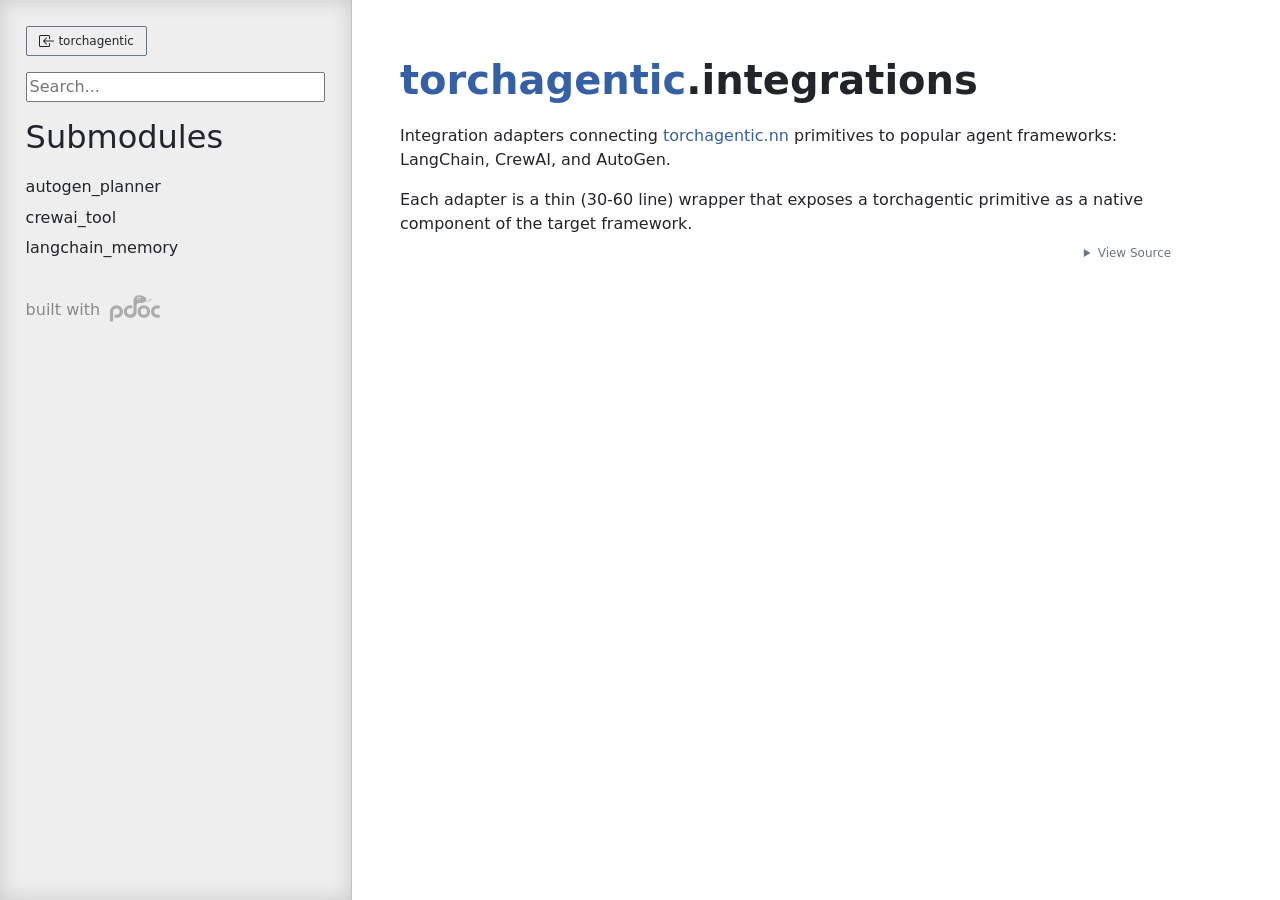
<file: docs/api/torchagentic/integrations.html>
<!doctype html>
<html lang="en">
<head>
    <meta charset="utf-8">
    <meta name="viewport" content="width=device-width, initial-scale=1">
    <meta name="generator" content="pdoc 16.0.0"/>
    <title>torchagentic.integrations API documentation</title>

    <style>/*! * Bootstrap Reboot v5.0.0 (https://getbootstrap.com/) * Copyright 2011-2021 The Bootstrap Authors * Copyright 2011-2021 Twitter, Inc. * Licensed under MIT (https://github.com/twbs/bootstrap/blob/main/LICENSE) * Forked from Normalize.css, licensed MIT (https://github.com/necolas/normalize.css/blob/master/LICENSE.md) */*,::after,::before{box-sizing:border-box}@media (prefers-reduced-motion:no-preference){:root{scroll-behavior:smooth}}body{margin:0;font-family:system-ui,-apple-system,"Segoe UI",Roboto,"Helvetica Neue",Arial,"Noto Sans","Liberation Sans",sans-serif,"Apple Color Emoji","Segoe UI Emoji","Segoe UI Symbol","Noto Color Emoji";font-size:1rem;font-weight:400;line-height:1.5;color:#212529;background-color:#fff;-webkit-text-size-adjust:100%;-webkit-tap-highlight-color:transparent}hr{margin:1rem 0;color:inherit;background-color:currentColor;border:0;opacity:.25}hr:not([size]){height:1px}h1,h2,h3,h4,h5,h6{margin-top:0;margin-bottom:.5rem;font-weight:500;line-height:1.2}h1{font-size:calc(1.375rem + 1.5vw)}@media (min-width:1200px){h1{font-size:2.5rem}}h2{font-size:calc(1.325rem + .9vw)}@media (min-width:1200px){h2{font-size:2rem}}h3{font-size:calc(1.3rem + .6vw)}@media (min-width:1200px){h3{font-size:1.75rem}}h4{font-size:calc(1.275rem + .3vw)}@media (min-width:1200px){h4{font-size:1.5rem}}h5{font-size:1.25rem}h6{font-size:1rem}p{margin-top:0;margin-bottom:1rem}abbr[data-bs-original-title],abbr[title]{-webkit-text-decoration:underline dotted;text-decoration:underline dotted;cursor:help;-webkit-text-decoration-skip-ink:none;text-decoration-skip-ink:none}address{margin-bottom:1rem;font-style:normal;line-height:inherit}ol,ul{padding-left:2rem}dl,ol,ul{margin-top:0;margin-bottom:1rem}ol ol,ol ul,ul ol,ul ul{margin-bottom:0}dt{font-weight:700}dd{margin-bottom:.5rem;margin-left:0}blockquote{margin:0 0 1rem}b,strong{font-weight:bolder}small{font-size:.875em}mark{padding:.2em;background-color:#fcf8e3}sub,sup{position:relative;font-size:.75em;line-height:0;vertical-align:baseline}sub{bottom:-.25em}sup{top:-.5em}a{color:#0d6efd;text-decoration:underline}a:hover{color:#0a58ca}a:not([href]):not([class]),a:not([href]):not([class]):hover{color:inherit;text-decoration:none}code,kbd,pre,samp{font-family:SFMono-Regular,Menlo,Monaco,Consolas,"Liberation Mono","Courier New",monospace;font-size:1em;direction:ltr;unicode-bidi:bidi-override}pre{display:block;margin-top:0;margin-bottom:1rem;overflow:auto;font-size:.875em}pre code{font-size:inherit;color:inherit;word-break:normal}code{font-size:.875em;color:#d63384;word-wrap:break-word}a>code{color:inherit}kbd{padding:.2rem .4rem;font-size:.875em;color:#fff;background-color:#212529;border-radius:.2rem}kbd kbd{padding:0;font-size:1em;font-weight:700}figure{margin:0 0 1rem}img,svg{vertical-align:middle}table{caption-side:bottom;border-collapse:collapse}caption{padding-top:.5rem;padding-bottom:.5rem;color:#6c757d;text-align:left}th{text-align:inherit;text-align:-webkit-match-parent}tbody,td,tfoot,th,thead,tr{border-color:inherit;border-style:solid;border-width:0}label{display:inline-block}button{border-radius:0}button:focus:not(:focus-visible){outline:0}button,input,optgroup,select,textarea{margin:0;font-family:inherit;font-size:inherit;line-height:inherit}button,select{text-transform:none}[role=button]{cursor:pointer}select{word-wrap:normal}select:disabled{opacity:1}[list]::-webkit-calendar-picker-indicator{display:none}[type=button],[type=reset],[type=submit],button{-webkit-appearance:button}[type=button]:not(:disabled),[type=reset]:not(:disabled),[type=submit]:not(:disabled),button:not(:disabled){cursor:pointer}::-moz-focus-inner{padding:0;border-style:none}textarea{resize:vertical}fieldset{min-width:0;padding:0;margin:0;border:0}legend{float:left;width:100%;padding:0;margin-bottom:.5rem;font-size:calc(1.275rem + .3vw);line-height:inherit}@media (min-width:1200px){legend{font-size:1.5rem}}legend+*{clear:left}::-webkit-datetime-edit-day-field,::-webkit-datetime-edit-fields-wrapper,::-webkit-datetime-edit-hour-field,::-webkit-datetime-edit-minute,::-webkit-datetime-edit-month-field,::-webkit-datetime-edit-text,::-webkit-datetime-edit-year-field{padding:0}::-webkit-inner-spin-button{height:auto}[type=search]{outline-offset:-2px;-webkit-appearance:textfield}::-webkit-search-decoration{-webkit-appearance:none}::-webkit-color-swatch-wrapper{padding:0}::file-selector-button{font:inherit}::-webkit-file-upload-button{font:inherit;-webkit-appearance:button}output{display:inline-block}iframe{border:0}summary{display:list-item;cursor:pointer}progress{vertical-align:baseline}[hidden]{display:none!important}</style>
    <style>/*! syntax-highlighting.css */pre{line-height:125%;}span.linenos{color:inherit; background-color:transparent; padding-left:5px; padding-right:20px;}.pdoc-code .hll{background-color:#ffffcc}.pdoc-code{background:#f8f8f8;}.pdoc-code .c{color:#3D7B7B; font-style:italic}.pdoc-code .err{border:1px solid #FF0000}.pdoc-code .k{color:#008000; font-weight:bold}.pdoc-code .o{color:#666666}.pdoc-code .ch{color:#3D7B7B; font-style:italic}.pdoc-code .cm{color:#3D7B7B; font-style:italic}.pdoc-code .cp{color:#9C6500}.pdoc-code .cpf{color:#3D7B7B; font-style:italic}.pdoc-code .c1{color:#3D7B7B; font-style:italic}.pdoc-code .cs{color:#3D7B7B; font-style:italic}.pdoc-code .gd{color:#A00000}.pdoc-code .ge{font-style:italic}.pdoc-code .gr{color:#E40000}.pdoc-code .gh{color:#000080; font-weight:bold}.pdoc-code .gi{color:#008400}.pdoc-code .go{color:#717171}.pdoc-code .gp{color:#000080; font-weight:bold}.pdoc-code .gs{font-weight:bold}.pdoc-code .gu{color:#800080; font-weight:bold}.pdoc-code .gt{color:#0044DD}.pdoc-code .kc{color:#008000; font-weight:bold}.pdoc-code .kd{color:#008000; font-weight:bold}.pdoc-code .kn{color:#008000; font-weight:bold}.pdoc-code .kp{color:#008000}.pdoc-code .kr{color:#008000; font-weight:bold}.pdoc-code .kt{color:#B00040}.pdoc-code .m{color:#666666}.pdoc-code .s{color:#BA2121}.pdoc-code .na{color:#687822}.pdoc-code .nb{color:#008000}.pdoc-code .nc{color:#0000FF; font-weight:bold}.pdoc-code .no{color:#880000}.pdoc-code .nd{color:#AA22FF}.pdoc-code .ni{color:#717171; font-weight:bold}.pdoc-code .ne{color:#CB3F38; font-weight:bold}.pdoc-code .nf{color:#0000FF}.pdoc-code .nl{color:#767600}.pdoc-code .nn{color:#0000FF; font-weight:bold}.pdoc-code .nt{color:#008000; font-weight:bold}.pdoc-code .nv{color:#19177C}.pdoc-code .ow{color:#AA22FF; font-weight:bold}.pdoc-code .w{color:#bbbbbb}.pdoc-code .mb{color:#666666}.pdoc-code .mf{color:#666666}.pdoc-code .mh{color:#666666}.pdoc-code .mi{color:#666666}.pdoc-code .mo{color:#666666}.pdoc-code .sa{color:#BA2121}.pdoc-code .sb{color:#BA2121}.pdoc-code .sc{color:#BA2121}.pdoc-code .dl{color:#BA2121}.pdoc-code .sd{color:#BA2121; font-style:italic}.pdoc-code .s2{color:#BA2121}.pdoc-code .se{color:#AA5D1F; font-weight:bold}.pdoc-code .sh{color:#BA2121}.pdoc-code .si{color:#A45A77; font-weight:bold}.pdoc-code .sx{color:#008000}.pdoc-code .sr{color:#A45A77}.pdoc-code .s1{color:#BA2121}.pdoc-code .ss{color:#19177C}.pdoc-code .bp{color:#008000}.pdoc-code .fm{color:#0000FF}.pdoc-code .vc{color:#19177C}.pdoc-code .vg{color:#19177C}.pdoc-code .vi{color:#19177C}.pdoc-code .vm{color:#19177C}.pdoc-code .il{color:#666666}</style>
    <style>/*! theme.css */:root{--pdoc-background:#fff;}.pdoc{--text:#212529;--muted:#6c757d;--link:#3660a5;--link-hover:#1659c5;--code:#f8f8f8;--active:#fff598;--accent:#eee;--accent2:#c1c1c1;--nav-hover:rgba(255, 255, 255, 0.5);--name:#0066BB;--def:#008800;--annotation:#007020;}</style>
    <style>/*! layout.css */html, body{width:100%;height:100%;}html, main{scroll-behavior:smooth;}body{background-color:var(--pdoc-background);}@media (max-width:769px){#navtoggle{cursor:pointer;position:absolute;width:50px;height:40px;top:1rem;right:1rem;border-color:var(--text);color:var(--text);display:flex;opacity:0.8;z-index:999;}#navtoggle:hover{opacity:1;}#togglestate + div{display:none;}#togglestate:checked + div{display:inherit;}main, header{padding:2rem 3vw;}header + main{margin-top:-3rem;}.git-button{display:none !important;}nav input[type="search"]{max-width:77%;}nav input[type="search"]:first-child{margin-top:-6px;}nav input[type="search"]:valid ~ *{display:none !important;}}@media (min-width:770px){:root{--sidebar-width:clamp(12.5rem, 28vw, 22rem);}nav{position:fixed;overflow:auto;height:100vh;width:var(--sidebar-width);}main, header{padding:3rem 2rem 3rem calc(var(--sidebar-width) + 3rem);width:calc(54rem + var(--sidebar-width));max-width:100%;}header + main{margin-top:-4rem;}#navtoggle{display:none;}}#togglestate{position:absolute;height:0;opacity:0;}nav.pdoc{--pad:clamp(0.5rem, 2vw, 1.75rem);--indent:1.5rem;background-color:var(--accent);border-right:1px solid var(--accent2);box-shadow:0 0 20px rgba(50, 50, 50, .2) inset;padding:0 0 0 var(--pad);overflow-wrap:anywhere;scrollbar-width:thin; scrollbar-color:var(--accent2) transparent; z-index:1}nav.pdoc::-webkit-scrollbar{width:.4rem; }nav.pdoc::-webkit-scrollbar-thumb{background-color:var(--accent2); }nav.pdoc > div{padding:var(--pad) 0;}nav.pdoc .module-list-button{display:inline-flex;align-items:center;color:var(--text);border-color:var(--muted);margin-bottom:1rem;}nav.pdoc .module-list-button:hover{border-color:var(--text);}nav.pdoc input[type=search]{display:block;outline-offset:0;width:calc(100% - var(--pad));}nav.pdoc .logo{max-width:calc(100% - var(--pad));max-height:35vh;display:block;margin:0 auto 1rem;transform:translate(calc(-.5 * var(--pad)), 0);}nav.pdoc ul{list-style:none;padding-left:0;}nav.pdoc > div > ul{margin-left:calc(0px - var(--pad));}nav.pdoc li a{padding:.2rem 0 .2rem calc(var(--pad) + var(--indent));}nav.pdoc > div > ul > li > a{padding-left:var(--pad);}nav.pdoc li{transition:all 100ms;}nav.pdoc li:hover{background-color:var(--nav-hover);}nav.pdoc a, nav.pdoc a:hover{color:var(--text);}nav.pdoc a{display:block;}nav.pdoc > h2:first-of-type{margin-top:1.5rem;}nav.pdoc .class:before{content:"class ";color:var(--muted);}nav.pdoc .function:after{content:"()";color:var(--muted);}nav.pdoc footer:before{content:"";display:block;width:calc(100% - var(--pad));border-top:solid var(--accent2) 1px;margin-top:1.5rem;padding-top:.5rem;}nav.pdoc footer{font-size:small;}</style>
    <style>/*! content.css */.pdoc{color:var(--text);box-sizing:border-box;line-height:1.5;background:none;}.pdoc .pdoc-button{cursor:pointer;display:inline-block;border:solid black 1px;border-radius:2px;font-size:.75rem;padding:calc(0.5em - 1px) 1em;transition:100ms all;}.pdoc .alert{padding:1rem 1rem 1rem calc(1.5rem + 24px);border:1px solid transparent;border-radius:.25rem;background-repeat:no-repeat;background-position:.75rem center;margin-bottom:1rem;}.pdoc .alert > em{display:none;}.pdoc .alert > *:last-child{margin-bottom:0;}.pdoc .alert.note{color:#084298;background-color:#cfe2ff;border-color:#b6d4fe;background-image:url("data:image/svg+xml,%3Csvg%20xmlns%3D%22http%3A//www.w3.org/2000/svg%22%20width%3D%2224%22%20height%3D%2224%22%20fill%3D%22%23084298%22%20viewBox%3D%220%200%2016%2016%22%3E%3Cpath%20d%3D%22M8%2016A8%208%200%201%200%208%200a8%208%200%200%200%200%2016zm.93-9.412-1%204.705c-.07.34.029.533.304.533.194%200%20.487-.07.686-.246l-.088.416c-.287.346-.92.598-1.465.598-.703%200-1.002-.422-.808-1.319l.738-3.468c.064-.293.006-.399-.287-.47l-.451-.081.082-.381%202.29-.287zM8%205.5a1%201%200%201%201%200-2%201%201%200%200%201%200%202z%22/%3E%3C/svg%3E");}.pdoc .alert.tip{color:#0a3622;background-color:#d1e7dd;border-color:#a3cfbb;background-image:url("data:image/svg+xml,%3Csvg%20xmlns%3D%22http%3A//www.w3.org/2000/svg%22%20width%3D%2224%22%20height%3D%2224%22%20fill%3D%22%230a3622%22%20viewBox%3D%220%200%2016%2016%22%3E%3Cpath%20d%3D%22M2%206a6%206%200%201%201%2010.174%204.31c-.203.196-.359.4-.453.619l-.762%201.769A.5.5%200%200%201%2010.5%2013a.5.5%200%200%201%200%201%20.5.5%200%200%201%200%201l-.224.447a1%201%200%200%201-.894.553H6.618a1%201%200%200%201-.894-.553L5.5%2015a.5.5%200%200%201%200-1%20.5.5%200%200%201%200-1%20.5.5%200%200%201-.46-.302l-.761-1.77a2%202%200%200%200-.453-.618A5.98%205.98%200%200%201%202%206m6-5a5%205%200%200%200-3.479%208.592c.263.254.514.564.676.941L5.83%2012h4.342l.632-1.467c.162-.377.413-.687.676-.941A5%205%200%200%200%208%201%22/%3E%3C/svg%3E");}.pdoc .alert.important{color:#055160;background-color:#cff4fc;border-color:#9eeaf9;background-image:url("data:image/svg+xml,%3Csvg%20xmlns%3D%22http%3A//www.w3.org/2000/svg%22%20width%3D%2224%22%20height%3D%2224%22%20fill%3D%22%23055160%22%20viewBox%3D%220%200%2016%2016%22%3E%3Cpath%20d%3D%22M2%200a2%202%200%200%200-2%202v12a2%202%200%200%200%202%202h12a2%202%200%200%200%202-2V2a2%202%200%200%200-2-2zm6%204c.535%200%20.954.462.9.995l-.35%203.507a.552.552%200%200%201-1.1%200L7.1%204.995A.905.905%200%200%201%208%204m.002%206a1%201%200%201%201%200%202%201%201%200%200%201%200-2%22/%3E%3C/svg%3E");}.pdoc .alert.warning{color:#664d03;background-color:#fff3cd;border-color:#ffecb5;background-image:url("data:image/svg+xml,%3Csvg%20xmlns%3D%22http%3A//www.w3.org/2000/svg%22%20width%3D%2224%22%20height%3D%2224%22%20fill%3D%22%23664d03%22%20viewBox%3D%220%200%2016%2016%22%3E%3Cpath%20d%3D%22M8.982%201.566a1.13%201.13%200%200%200-1.96%200L.165%2013.233c-.457.778.091%201.767.98%201.767h13.713c.889%200%201.438-.99.98-1.767L8.982%201.566zM8%205c.535%200%20.954.462.9.995l-.35%203.507a.552.552%200%200%201-1.1%200L7.1%205.995A.905.905%200%200%201%208%205zm.002%206a1%201%200%201%201%200%202%201%201%200%200%201%200-2z%22/%3E%3C/svg%3E");}.pdoc .alert.caution{color:#842029;background-color:#f8d7da;border-color:#f5c2c7;background-image:url("data:image/svg+xml,%3Csvg%20xmlns%3D%22http%3A//www.w3.org/2000/svg%22%20width%3D%2224%22%20height%3D%2224%22%20fill%3D%22%23842029%22%20viewBox%3D%220%200%2016%2016%22%3E%3Cpath%20d%3D%22M11.46.146A.5.5%200%200%200%2011.107%200H4.893a.5.5%200%200%200-.353.146L.146%204.54A.5.5%200%200%200%200%204.893v6.214a.5.5%200%200%200%20.146.353l4.394%204.394a.5.5%200%200%200%20.353.146h6.214a.5.5%200%200%200%20.353-.146l4.394-4.394a.5.5%200%200%200%20.146-.353V4.893a.5.5%200%200%200-.146-.353zM8%204c.535%200%20.954.462.9.995l-.35%203.507a.552.552%200%200%201-1.1%200L7.1%204.995A.905.905%200%200%201%208%204m.002%206a1%201%200%201%201%200%202%201%201%200%200%201%200-2%22/%3E%3C/svg%3E");}.pdoc .alert.danger{color:#842029;background-color:#f8d7da;border-color:#f5c2c7;background-image:url("data:image/svg+xml,%3Csvg%20xmlns%3D%22http%3A//www.w3.org/2000/svg%22%20width%3D%2224%22%20height%3D%2224%22%20fill%3D%22%23842029%22%20viewBox%3D%220%200%2016%2016%22%3E%3Cpath%20d%3D%22M5.52.359A.5.5%200%200%201%206%200h4a.5.5%200%200%201%20.474.658L8.694%206H12.5a.5.5%200%200%201%20.395.807l-7%209a.5.5%200%200%201-.873-.454L6.823%209.5H3.5a.5.5%200%200%201-.48-.641l2.5-8.5z%22/%3E%3C/svg%3E");}.pdoc .visually-hidden{position:absolute !important;width:1px !important;height:1px !important;padding:0 !important;margin:-1px !important;overflow:hidden !important;clip:rect(0, 0, 0, 0) !important;white-space:nowrap !important;border:0 !important;}.pdoc h1, .pdoc h2, .pdoc h3{font-weight:300;margin:.3em 0;padding:.2em 0;}.pdoc > section:not(.module-info) h1{font-size:1.5rem;font-weight:500;}.pdoc > section:not(.module-info) h2{font-size:1.4rem;font-weight:500;}.pdoc > section:not(.module-info) h3{font-size:1.3rem;font-weight:500;}.pdoc > section:not(.module-info) h4{font-size:1.2rem;}.pdoc > section:not(.module-info) h5{font-size:1.1rem;}.pdoc a{text-decoration:none;color:var(--link);}.pdoc a:hover{color:var(--link-hover);}.pdoc blockquote{margin-left:2rem;}.pdoc pre{border-top:1px solid var(--accent2);border-bottom:1px solid var(--accent2);margin-top:0;margin-bottom:1em;padding:.5rem 0 .5rem .5rem;overflow-x:auto;background-color:var(--code);}.pdoc code{color:var(--text);padding:.2em .4em;margin:0;font-size:85%;background-color:var(--accent);border-radius:6px;}.pdoc a > code{color:inherit;}.pdoc pre > code{display:inline-block;font-size:inherit;background:none;border:none;padding:0;}.pdoc > section:not(.module-info){margin-bottom:1.5rem;}.pdoc .modulename{margin-top:0;font-weight:bold;}.pdoc .modulename a{color:var(--link);transition:100ms all;}.pdoc .git-button{float:right;border:solid var(--link) 1px;}.pdoc .git-button:hover{background-color:var(--link);color:var(--pdoc-background);}.view-source-toggle-state,.view-source-toggle-state ~ .pdoc-code{display:none;}.view-source-toggle-state:checked ~ .pdoc-code{display:block;}.view-source-button{display:inline-block;float:right;font-size:.75rem;line-height:1.5rem;color:var(--muted);padding:0 .4rem 0 1.3rem;cursor:pointer;text-indent:-2px;}.view-source-button > span{visibility:hidden;}.module-info .view-source-button{float:none;display:flex;justify-content:flex-end;margin:-1.2rem .4rem -.2rem 0;}.view-source-button::before{position:absolute;content:"View Source";display:list-item;list-style-type:disclosure-closed;}.view-source-toggle-state:checked ~ .attr .view-source-button::before,.view-source-toggle-state:checked ~ .view-source-button::before{list-style-type:disclosure-open;}.pdoc .docstring{margin-bottom:1.5rem;}.pdoc section:not(.module-info) .docstring{margin-left:clamp(0rem, 5vw - 2rem, 1rem);}.pdoc .docstring .pdoc-code{margin-left:1em;margin-right:1em;}.pdoc h1:target,.pdoc h2:target,.pdoc h3:target,.pdoc h4:target,.pdoc h5:target,.pdoc h6:target,.pdoc .pdoc-code > pre > span:target{background-color:var(--active);box-shadow:-1rem 0 0 0 var(--active);}.pdoc .pdoc-code > pre > span:target{display:block;}.pdoc div:target > .attr,.pdoc section:target > .attr,.pdoc dd:target > a{background-color:var(--active);}.pdoc *{scroll-margin:2rem;}.pdoc .pdoc-code .linenos{user-select:none;}.pdoc .attr:hover{filter:contrast(0.95);}.pdoc section, .pdoc .classattr{position:relative;}.pdoc .headerlink{--width:clamp(1rem, 3vw, 2rem);position:absolute;top:0;left:calc(0rem - var(--width));transition:all 100ms ease-in-out;opacity:0;}.pdoc .headerlink::before{content:"#";display:block;text-align:center;width:var(--width);height:2.3rem;line-height:2.3rem;font-size:1.5rem;}.pdoc .attr:hover ~ .headerlink,.pdoc *:target > .headerlink,.pdoc .headerlink:hover{opacity:1;}.pdoc .attr{display:block;margin:.5rem 0 .5rem;padding:.4rem .4rem .4rem 1rem;background-color:var(--accent);overflow-x:auto;}.pdoc .classattr{margin-left:2rem;}.pdoc .decorator-deprecated{color:#842029;}.pdoc .decorator-deprecated ~ span{filter:grayscale(1) opacity(0.8);}.pdoc .name{color:var(--name);font-weight:bold;}.pdoc .def{color:var(--def);font-weight:bold;}.pdoc .signature{background-color:transparent;}.pdoc .param, .pdoc .return-annotation{white-space:pre;}.pdoc .signature.multiline .param{display:block;}.pdoc .signature.condensed .param{display:inline-block;}.pdoc .annotation{color:var(--annotation);}.pdoc .view-value-toggle-state,.pdoc .view-value-toggle-state ~ .default_value{display:none;}.pdoc .view-value-toggle-state:checked ~ .default_value{display:inherit;}.pdoc .view-value-button{font-size:.5rem;vertical-align:middle;border-style:dashed;margin-top:-0.1rem;}.pdoc .view-value-button:hover{background:white;}.pdoc .view-value-button::before{content:"show";text-align:center;width:2.2em;display:inline-block;}.pdoc .view-value-toggle-state:checked ~ .view-value-button::before{content:"hide";}.pdoc .inherited{margin-left:2rem;}.pdoc .inherited dt{font-weight:700;}.pdoc .inherited dt, .pdoc .inherited dd{display:inline;margin-left:0;margin-bottom:.5rem;}.pdoc .inherited dd:not(:last-child):after{content:", ";}.pdoc .inherited .class:before{content:"class ";}.pdoc .inherited .function a:after{content:"()";}.pdoc .search-result .docstring{overflow:auto;max-height:25vh;}.pdoc .search-result.focused > .attr{background-color:var(--active);}.pdoc .attribution{margin-top:2rem;display:block;opacity:0.5;transition:all 200ms;filter:grayscale(100%);}.pdoc .attribution:hover{opacity:1;filter:grayscale(0%);}.pdoc .attribution img{margin-left:5px;height:27px;vertical-align:bottom;width:50px;transition:all 200ms;}.pdoc table{display:block;width:max-content;max-width:100%;overflow:auto;margin-bottom:1rem;}.pdoc table th{font-weight:600;}.pdoc table th, .pdoc table td{padding:6px 13px;border:1px solid var(--accent2);}</style>
    <style>/*! custom.css */</style></head>
<body>
    <nav class="pdoc">
        <label id="navtoggle" for="togglestate" class="pdoc-button"><svg xmlns='http://www.w3.org/2000/svg' viewBox='0 0 30 30'><path stroke-linecap='round' stroke="currentColor" stroke-miterlimit='10' stroke-width='2' d='M4 7h22M4 15h22M4 23h22'/></svg></label>
        <input id="togglestate" type="checkbox" aria-hidden="true" tabindex="-1">
        <div>            <a class="pdoc-button module-list-button" href="../torchagentic.html">
<svg xmlns="http://www.w3.org/2000/svg" width="16" height="16" fill="currentColor" class="bi bi-box-arrow-in-left" viewBox="0 0 16 16">
  <path fill-rule="evenodd" d="M10 3.5a.5.5 0 0 0-.5-.5h-8a.5.5 0 0 0-.5.5v9a.5.5 0 0 0 .5.5h8a.5.5 0 0 0 .5-.5v-2a.5.5 0 0 1 1 0v2A1.5 1.5 0 0 1 9.5 14h-8A1.5 1.5 0 0 1 0 12.5v-9A1.5 1.5 0 0 1 1.5 2h8A1.5 1.5 0 0 1 11 3.5v2a.5.5 0 0 1-1 0v-2z"/>
  <path fill-rule="evenodd" d="M4.146 8.354a.5.5 0 0 1 0-.708l3-3a.5.5 0 1 1 .708.708L5.707 7.5H14.5a.5.5 0 0 1 0 1H5.707l2.147 2.146a.5.5 0 0 1-.708.708l-3-3z"/>
</svg>                &nbsp;torchagentic</a>


            <input type="search" placeholder="Search..." role="searchbox" aria-label="search"
                   pattern=".+" required>


            <h2>Submodules</h2>
            <ul>
                    <li><a href="integrations/autogen_planner.html">autogen_planner</a></li>
                    <li><a href="integrations/crewai_tool.html">crewai_tool</a></li>
                    <li><a href="integrations/langchain_memory.html">langchain_memory</a></li>
            </ul>



        <a class="attribution" title="pdoc: Python API documentation generator" href="https://pdoc.dev" target="_blank">
            built with <span class="visually-hidden">pdoc</span><img
                alt="pdoc logo"
                src="data:image/svg+xml,%3Csvg%20xmlns%3D%22http%3A//www.w3.org/2000/svg%22%20role%3D%22img%22%20aria-label%3D%22pdoc%20logo%22%20width%3D%22300%22%20height%3D%22160%22%20viewBox%3D%220%200%20150%2080%22%3E%3Ctitle%3Epdoc%3C/title%3E%3Cpath%20d%3D%22M132.316%2048.886c.276-4.679%202.342-6.698%204.409-7.982s4.27-1.165%206.751-1.055c1.586.07%203.044.156%204.222-.482%201.142-.619%202.026-1.932%202.162-3.739.268-3.576-1.929-5.368-5.006-5.551s-7.599.524-10.517%201.606c-4.455%201.652-8.588%206.606-9.552%208.992s-2.342%206.193-1.745%2010.873%202.664%209.221%205.878%2011.79%205.878%203.808%2010.103%204.312%203.444.229%206.062.229%205.006-2.202%204.914-4.909-2.296-5.001-4.501-4.863-3.077.505-5.281.229-7.715-2.064-7.899-9.451z%22%20fill%3D%22%23198754%22/%3E%3Ccircle%20cx%3D%22101.504%22%20cy%3D%2248.943%22%20r%3D%2214.208%22%20fill%3D%22none%22%20stroke%3D%22%23198754%22%20stroke-width%3D%229.354%22/%3E%3Cpath%20d%3D%22M87.81.002c-3.637.065-5.001.454-7.014%201.232s-3.443%201.363-6.3%204.282c-1.723%201.76-3.148%205.019-3.776%207.329-.413%201.521-.316%202.63-.316%202.63l-.195%2034.612c.065%205.774-6.755%208.305-9.612%208.37s-9.678-1.038-9.743-9.408%207.128-9.521%208.362-9.521c1.413-.13%202.526-.021%203.718-.016%202.071.009%204.157-.778%204.092-4.671s-4.157-4.736-4.157-4.736c-6.3-.843-11.43%202.206-11.43%202.206S40.917%2038.15%2041.372%2049.634%2051.568%2068.19%2061.311%2068.125s18.316-7.007%2018.445-17.193l.13-22.772c.046-2.291%202.683-3.644%204.476-4.203.745-.232%201.694-.274%201.694-.274l10.457-.13s4.871-.324%207.729-3.114%204.352-6.294%204.352-6.294.974-3.049.13-4.606-.195-1.233-2.792-3.309-8.573-4.477-8.573-4.477S91.447-.063%2087.81.002zM0%2047.169l.065%2028.417S0%2080.127%204.481%2079.997s5.072-3.866%205.049-4.152l-.113-28.482s1.624-7.656%209.937-7.721%2010.002%206.942%2010.002%208.499-.909%2010.51-9.093%2010.51c-.948%200-2.99-.567-4.145-.272-3.919%201-3.194%204.554-3.194%204.554s.065%205.061%207.404%204.996%2018.575-6.034%2018.575-19.074S26.953%2030.04%2019.549%2029.91%201.234%2035.296%200%2047.169z%22%20fill%3D%22%23198754%22/%3E%3Cg%20transform%3D%22matrix%28.325601%200%200%20.325256%20-10.32669%20-45.802786%29%22%3E%3Ccircle%20cx%3D%22297.554%22%20cy%3D%22172.286%22%20r%3D%2216.5%22%20fill%3D%22%23fff%22/%3E%3Cellipse%20cx%3D%22297.709%22%20cy%3D%22172.642%22%20rx%3D%2211.071%22%20ry%3D%2210.871%22%20fill%3D%22%23105a48%22/%3E%3Ccircle%20cx%3D%22304.104%22%20cy%3D%22167.667%22%20r%3D%224.5%22%20fill%3D%22%23fff%22/%3E%3C/g%3E%3Cpath%20d%3D%22M94.661%2017.032l.893-1.476s.99.714%201.916.925%201.575.114%202.955.114l14.565-.162c1.283-.032%203.085-.762%203.02-3.293s-.373-3.503-.373-3.503l1.283-.487s.52.503.877%201.573.309%201.995.292%202.66-.227%201.541-.227%201.541%201.564-.308%202.359-1.038.823-.779%201.489-1.508.812-.86.812-.86.552-.13.877.26.341.957.065%201.46-1.672%202.206-3.247%203.066-2.76%201.427-3.929%201.768-3.848.73-7.063.714l-10.944-.114s-2.143-.081-3.02-.373-2.241-.973-2.598-1.265z%22%20fill%3D%22%23d36d49%22/%3E%3Cg%20fill%3D%22%23105a48%22%3E%3Cellipse%20cx%3D%2293.052%22%20cy%3D%2243.567%22%20rx%3D%22.869%22%20ry%3D%221.014%22%20transform%3D%22rotate%28341.022%29%22/%3E%3Cellipse%20cx%3D%22104.3%22%20cy%3D%22-16.184%22%20rx%3D%22.865%22%20ry%3D%221.009%22%20transform%3D%22rotate%2814.786%29%22/%3E%3C/g%3E%3C/svg%3E"/>
        </a>
</div>
    </nav>
    <main class="pdoc">
            <section class="module-info">
                    <h1 class="modulename">
<a href="./../torchagentic.html">torchagentic</a><wbr>.integrations    </h1>

                        <div class="docstring"><p>Integration adapters connecting <a href="nn.html">torchagentic.nn</a> primitives to popular
agent frameworks: LangChain, CrewAI, and AutoGen.</p>

<p>Each adapter is a thin (30-60 line) wrapper that exposes a torchagentic
primitive as a native component of the target framework.</p>
</div>

                        <input id="mod-integrations-view-source" class="view-source-toggle-state" type="checkbox" aria-hidden="true" tabindex="-1">

                        <label class="view-source-button" for="mod-integrations-view-source"><span>View Source</span></label>

                        <div class="pdoc-code codehilite"><pre><span></span><span id="L-1"><a href="#L-1"><span class="linenos">1</span></a><span class="sd">&quot;&quot;&quot;</span>
</span><span id="L-2"><a href="#L-2"><span class="linenos">2</span></a><span class="sd">Integration adapters connecting torchagentic.nn primitives to popular</span>
</span><span id="L-3"><a href="#L-3"><span class="linenos">3</span></a><span class="sd">agent frameworks: LangChain, CrewAI, and AutoGen.</span>
</span><span id="L-4"><a href="#L-4"><span class="linenos">4</span></a>
</span><span id="L-5"><a href="#L-5"><span class="linenos">5</span></a><span class="sd">Each adapter is a thin (30-60 line) wrapper that exposes a torchagentic</span>
</span><span id="L-6"><a href="#L-6"><span class="linenos">6</span></a><span class="sd">primitive as a native component of the target framework.</span>
</span><span id="L-7"><a href="#L-7"><span class="linenos">7</span></a><span class="sd">&quot;&quot;&quot;</span>
</span></pre></div>


            </section>
    </main>
<script>
    function escapeHTML(html) {
        return document.createElement('div').appendChild(document.createTextNode(html)).parentNode.innerHTML;
    }

    const originalContent = document.querySelector("main.pdoc");
    let currentContent = originalContent;

    function setContent(innerHTML) {
        let elem;
        if (innerHTML) {
            elem = document.createElement("main");
            elem.classList.add("pdoc");
            elem.innerHTML = innerHTML;
        } else {
            elem = originalContent;
        }
        if (currentContent !== elem) {
            currentContent.replaceWith(elem);
            currentContent = elem;
        }
    }

    function getSearchTerm() {
        return (new URL(window.location)).searchParams.get("search");
    }

    const searchBox = document.querySelector(".pdoc input[type=search]");
    searchBox.addEventListener("input", function () {
        let url = new URL(window.location);
        if (searchBox.value.trim()) {
            url.hash = "";
            url.searchParams.set("search", searchBox.value);
        } else {
            url.searchParams.delete("search");
        }
        history.replaceState("", "", url.toString());
        onInput();
    });
    window.addEventListener("popstate", onInput);


    let search, searchErr;

    async function initialize() {
        try {
            search = await new Promise((resolve, reject) => {
                const script = document.createElement("script");
                script.type = "text/javascript";
                script.async = true;
                script.onload = () => resolve(window.pdocSearch);
                script.onerror = (e) => reject(e);
                script.src = "../search.js";
                document.getElementsByTagName("head")[0].appendChild(script);
            });
        } catch (e) {
            console.error("Cannot fetch pdoc search index");
            searchErr = "Cannot fetch search index.";
        }
        onInput();

        document.querySelector("nav.pdoc").addEventListener("click", e => {
            if (e.target.hash) {
                searchBox.value = "";
                searchBox.dispatchEvent(new Event("input"));
            }
        });
    }

    function onInput() {
        setContent((() => {
            const term = getSearchTerm();
            if (!term) {
                return null
            }
            if (searchErr) {
                return `<h3>Error: ${searchErr}</h3>`
            }
            if (!search) {
                return "<h3>Searching...</h3>"
            }

            window.scrollTo({top: 0, left: 0, behavior: 'auto'});

            const results = search(term);

            let html;
            if (results.length === 0) {
                html = `No search results for '${escapeHTML(term)}'.`
            } else {
                html = `<h4>${results.length} search result${results.length > 1 ? "s" : ""} for '${escapeHTML(term)}'.</h4>`;
            }
            for (let result of results.slice(0, 10)) {
                let doc = result.doc;
                let url = `../${doc.modulename.replaceAll(".", "/")}.html`;
                if (doc.qualname) {
                    url += `#${doc.qualname}`;
                }

                let heading;
                switch (result.doc.kind) {
                    case "function":
                        if (doc.fullname.endsWith(".__init__")) {
                            heading = `<span class="name">${doc.fullname.replace(/\.__init__$/, "")}</span>${doc.signature}`;
                        } else {
                            heading = `<span class="def">${doc.funcdef}</span> <span class="name">${doc.fullname}</span>${doc.signature}`;
                        }
                        break;
                    case "class":
                        heading = `<span class="def">class</span> <span class="name">${doc.fullname}</span>`;
                        if (doc.bases)
                            heading += `<wbr>(<span class="base">${doc.bases}</span>)`;
                        heading += `:`;
                        break;
                    case "variable":
                        heading = `<span class="name">${doc.fullname}</span>`;
                        if (doc.annotation)
                            heading += `<span class="annotation">${doc.annotation}</span>`;
                        if (doc.default_value)
                            heading += `<span class="default_value"> = ${doc.default_value}</span>`;
                        break;
                    default:
                        heading = `<span class="name">${doc.fullname}</span>`;
                        break;
                }
                html += `
                        <section class="search-result">
                        <a href="${url}" class="attr ${doc.kind}">${heading}</a>
                        <div class="docstring">${doc.doc}</div>
                        </section>
                    `;

            }
            return html;
        })());
    }

    if (getSearchTerm()) {
        initialize();
        searchBox.value = getSearchTerm();
        onInput();
    } else {
        searchBox.addEventListener("focus", initialize, {once: true});
    }

    searchBox.addEventListener("keydown", e => {
        if (["ArrowDown", "ArrowUp", "Enter"].includes(e.key)) {
            let focused = currentContent.querySelector(".search-result.focused");
            if (!focused) {
                currentContent.querySelector(".search-result").classList.add("focused");
            } else if (
                e.key === "ArrowDown"
                && focused.nextElementSibling
                && focused.nextElementSibling.classList.contains("search-result")
            ) {
                focused.classList.remove("focused");
                focused.nextElementSibling.classList.add("focused");
                focused.nextElementSibling.scrollIntoView({
                    behavior: "smooth",
                    block: "nearest",
                    inline: "nearest"
                });
            } else if (
                e.key === "ArrowUp"
                && focused.previousElementSibling
                && focused.previousElementSibling.classList.contains("search-result")
            ) {
                focused.classList.remove("focused");
                focused.previousElementSibling.classList.add("focused");
                focused.previousElementSibling.scrollIntoView({
                    behavior: "smooth",
                    block: "nearest",
                    inline: "nearest"
                });
            } else if (
                e.key === "Enter"
            ) {
                focused.querySelector("a").click();
            }
        }
    });
</script></body>
</html>
</file>
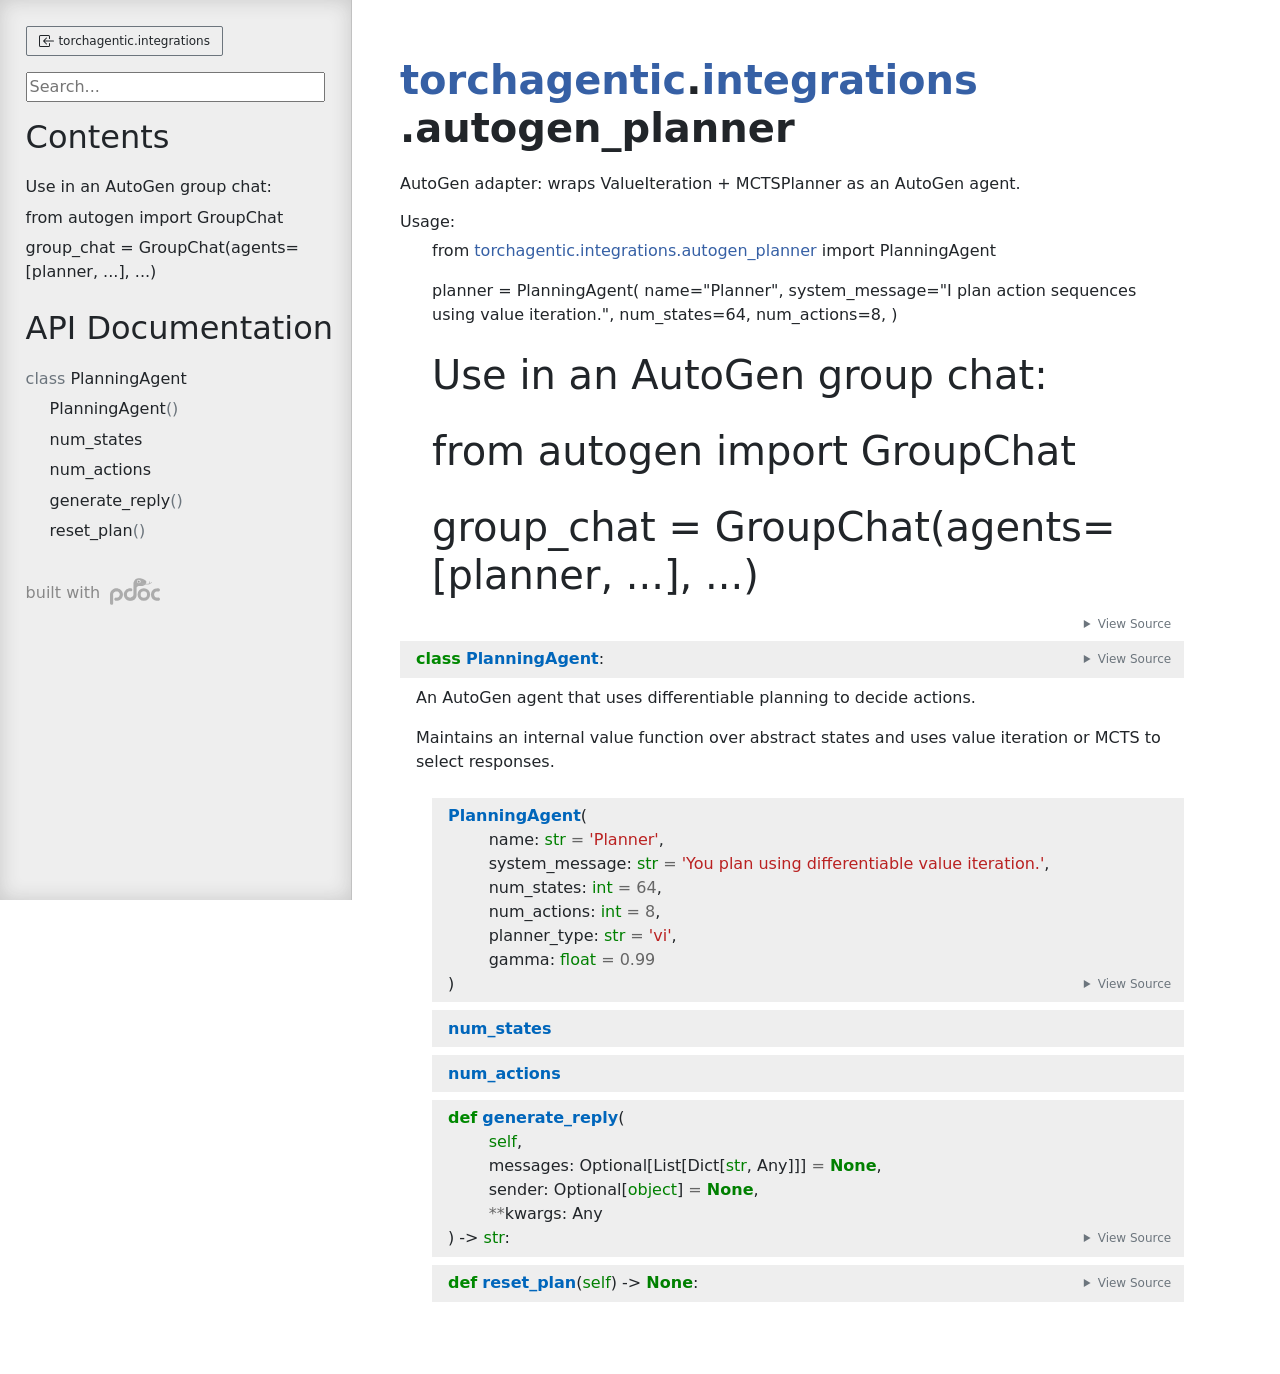
<file: docs/api/torchagentic/integrations/autogen_planner.html>
<!doctype html>
<html lang="en">
<head>
    <meta charset="utf-8">
    <meta name="viewport" content="width=device-width, initial-scale=1">
    <meta name="generator" content="pdoc 16.0.0"/>
    <title>torchagentic.integrations.autogen_planner API documentation</title>

    <style>/*! * Bootstrap Reboot v5.0.0 (https://getbootstrap.com/) * Copyright 2011-2021 The Bootstrap Authors * Copyright 2011-2021 Twitter, Inc. * Licensed under MIT (https://github.com/twbs/bootstrap/blob/main/LICENSE) * Forked from Normalize.css, licensed MIT (https://github.com/necolas/normalize.css/blob/master/LICENSE.md) */*,::after,::before{box-sizing:border-box}@media (prefers-reduced-motion:no-preference){:root{scroll-behavior:smooth}}body{margin:0;font-family:system-ui,-apple-system,"Segoe UI",Roboto,"Helvetica Neue",Arial,"Noto Sans","Liberation Sans",sans-serif,"Apple Color Emoji","Segoe UI Emoji","Segoe UI Symbol","Noto Color Emoji";font-size:1rem;font-weight:400;line-height:1.5;color:#212529;background-color:#fff;-webkit-text-size-adjust:100%;-webkit-tap-highlight-color:transparent}hr{margin:1rem 0;color:inherit;background-color:currentColor;border:0;opacity:.25}hr:not([size]){height:1px}h1,h2,h3,h4,h5,h6{margin-top:0;margin-bottom:.5rem;font-weight:500;line-height:1.2}h1{font-size:calc(1.375rem + 1.5vw)}@media (min-width:1200px){h1{font-size:2.5rem}}h2{font-size:calc(1.325rem + .9vw)}@media (min-width:1200px){h2{font-size:2rem}}h3{font-size:calc(1.3rem + .6vw)}@media (min-width:1200px){h3{font-size:1.75rem}}h4{font-size:calc(1.275rem + .3vw)}@media (min-width:1200px){h4{font-size:1.5rem}}h5{font-size:1.25rem}h6{font-size:1rem}p{margin-top:0;margin-bottom:1rem}abbr[data-bs-original-title],abbr[title]{-webkit-text-decoration:underline dotted;text-decoration:underline dotted;cursor:help;-webkit-text-decoration-skip-ink:none;text-decoration-skip-ink:none}address{margin-bottom:1rem;font-style:normal;line-height:inherit}ol,ul{padding-left:2rem}dl,ol,ul{margin-top:0;margin-bottom:1rem}ol ol,ol ul,ul ol,ul ul{margin-bottom:0}dt{font-weight:700}dd{margin-bottom:.5rem;margin-left:0}blockquote{margin:0 0 1rem}b,strong{font-weight:bolder}small{font-size:.875em}mark{padding:.2em;background-color:#fcf8e3}sub,sup{position:relative;font-size:.75em;line-height:0;vertical-align:baseline}sub{bottom:-.25em}sup{top:-.5em}a{color:#0d6efd;text-decoration:underline}a:hover{color:#0a58ca}a:not([href]):not([class]),a:not([href]):not([class]):hover{color:inherit;text-decoration:none}code,kbd,pre,samp{font-family:SFMono-Regular,Menlo,Monaco,Consolas,"Liberation Mono","Courier New",monospace;font-size:1em;direction:ltr;unicode-bidi:bidi-override}pre{display:block;margin-top:0;margin-bottom:1rem;overflow:auto;font-size:.875em}pre code{font-size:inherit;color:inherit;word-break:normal}code{font-size:.875em;color:#d63384;word-wrap:break-word}a>code{color:inherit}kbd{padding:.2rem .4rem;font-size:.875em;color:#fff;background-color:#212529;border-radius:.2rem}kbd kbd{padding:0;font-size:1em;font-weight:700}figure{margin:0 0 1rem}img,svg{vertical-align:middle}table{caption-side:bottom;border-collapse:collapse}caption{padding-top:.5rem;padding-bottom:.5rem;color:#6c757d;text-align:left}th{text-align:inherit;text-align:-webkit-match-parent}tbody,td,tfoot,th,thead,tr{border-color:inherit;border-style:solid;border-width:0}label{display:inline-block}button{border-radius:0}button:focus:not(:focus-visible){outline:0}button,input,optgroup,select,textarea{margin:0;font-family:inherit;font-size:inherit;line-height:inherit}button,select{text-transform:none}[role=button]{cursor:pointer}select{word-wrap:normal}select:disabled{opacity:1}[list]::-webkit-calendar-picker-indicator{display:none}[type=button],[type=reset],[type=submit],button{-webkit-appearance:button}[type=button]:not(:disabled),[type=reset]:not(:disabled),[type=submit]:not(:disabled),button:not(:disabled){cursor:pointer}::-moz-focus-inner{padding:0;border-style:none}textarea{resize:vertical}fieldset{min-width:0;padding:0;margin:0;border:0}legend{float:left;width:100%;padding:0;margin-bottom:.5rem;font-size:calc(1.275rem + .3vw);line-height:inherit}@media (min-width:1200px){legend{font-size:1.5rem}}legend+*{clear:left}::-webkit-datetime-edit-day-field,::-webkit-datetime-edit-fields-wrapper,::-webkit-datetime-edit-hour-field,::-webkit-datetime-edit-minute,::-webkit-datetime-edit-month-field,::-webkit-datetime-edit-text,::-webkit-datetime-edit-year-field{padding:0}::-webkit-inner-spin-button{height:auto}[type=search]{outline-offset:-2px;-webkit-appearance:textfield}::-webkit-search-decoration{-webkit-appearance:none}::-webkit-color-swatch-wrapper{padding:0}::file-selector-button{font:inherit}::-webkit-file-upload-button{font:inherit;-webkit-appearance:button}output{display:inline-block}iframe{border:0}summary{display:list-item;cursor:pointer}progress{vertical-align:baseline}[hidden]{display:none!important}</style>
    <style>/*! syntax-highlighting.css */pre{line-height:125%;}span.linenos{color:inherit; background-color:transparent; padding-left:5px; padding-right:20px;}.pdoc-code .hll{background-color:#ffffcc}.pdoc-code{background:#f8f8f8;}.pdoc-code .c{color:#3D7B7B; font-style:italic}.pdoc-code .err{border:1px solid #FF0000}.pdoc-code .k{color:#008000; font-weight:bold}.pdoc-code .o{color:#666666}.pdoc-code .ch{color:#3D7B7B; font-style:italic}.pdoc-code .cm{color:#3D7B7B; font-style:italic}.pdoc-code .cp{color:#9C6500}.pdoc-code .cpf{color:#3D7B7B; font-style:italic}.pdoc-code .c1{color:#3D7B7B; font-style:italic}.pdoc-code .cs{color:#3D7B7B; font-style:italic}.pdoc-code .gd{color:#A00000}.pdoc-code .ge{font-style:italic}.pdoc-code .gr{color:#E40000}.pdoc-code .gh{color:#000080; font-weight:bold}.pdoc-code .gi{color:#008400}.pdoc-code .go{color:#717171}.pdoc-code .gp{color:#000080; font-weight:bold}.pdoc-code .gs{font-weight:bold}.pdoc-code .gu{color:#800080; font-weight:bold}.pdoc-code .gt{color:#0044DD}.pdoc-code .kc{color:#008000; font-weight:bold}.pdoc-code .kd{color:#008000; font-weight:bold}.pdoc-code .kn{color:#008000; font-weight:bold}.pdoc-code .kp{color:#008000}.pdoc-code .kr{color:#008000; font-weight:bold}.pdoc-code .kt{color:#B00040}.pdoc-code .m{color:#666666}.pdoc-code .s{color:#BA2121}.pdoc-code .na{color:#687822}.pdoc-code .nb{color:#008000}.pdoc-code .nc{color:#0000FF; font-weight:bold}.pdoc-code .no{color:#880000}.pdoc-code .nd{color:#AA22FF}.pdoc-code .ni{color:#717171; font-weight:bold}.pdoc-code .ne{color:#CB3F38; font-weight:bold}.pdoc-code .nf{color:#0000FF}.pdoc-code .nl{color:#767600}.pdoc-code .nn{color:#0000FF; font-weight:bold}.pdoc-code .nt{color:#008000; font-weight:bold}.pdoc-code .nv{color:#19177C}.pdoc-code .ow{color:#AA22FF; font-weight:bold}.pdoc-code .w{color:#bbbbbb}.pdoc-code .mb{color:#666666}.pdoc-code .mf{color:#666666}.pdoc-code .mh{color:#666666}.pdoc-code .mi{color:#666666}.pdoc-code .mo{color:#666666}.pdoc-code .sa{color:#BA2121}.pdoc-code .sb{color:#BA2121}.pdoc-code .sc{color:#BA2121}.pdoc-code .dl{color:#BA2121}.pdoc-code .sd{color:#BA2121; font-style:italic}.pdoc-code .s2{color:#BA2121}.pdoc-code .se{color:#AA5D1F; font-weight:bold}.pdoc-code .sh{color:#BA2121}.pdoc-code .si{color:#A45A77; font-weight:bold}.pdoc-code .sx{color:#008000}.pdoc-code .sr{color:#A45A77}.pdoc-code .s1{color:#BA2121}.pdoc-code .ss{color:#19177C}.pdoc-code .bp{color:#008000}.pdoc-code .fm{color:#0000FF}.pdoc-code .vc{color:#19177C}.pdoc-code .vg{color:#19177C}.pdoc-code .vi{color:#19177C}.pdoc-code .vm{color:#19177C}.pdoc-code .il{color:#666666}</style>
    <style>/*! theme.css */:root{--pdoc-background:#fff;}.pdoc{--text:#212529;--muted:#6c757d;--link:#3660a5;--link-hover:#1659c5;--code:#f8f8f8;--active:#fff598;--accent:#eee;--accent2:#c1c1c1;--nav-hover:rgba(255, 255, 255, 0.5);--name:#0066BB;--def:#008800;--annotation:#007020;}</style>
    <style>/*! layout.css */html, body{width:100%;height:100%;}html, main{scroll-behavior:smooth;}body{background-color:var(--pdoc-background);}@media (max-width:769px){#navtoggle{cursor:pointer;position:absolute;width:50px;height:40px;top:1rem;right:1rem;border-color:var(--text);color:var(--text);display:flex;opacity:0.8;z-index:999;}#navtoggle:hover{opacity:1;}#togglestate + div{display:none;}#togglestate:checked + div{display:inherit;}main, header{padding:2rem 3vw;}header + main{margin-top:-3rem;}.git-button{display:none !important;}nav input[type="search"]{max-width:77%;}nav input[type="search"]:first-child{margin-top:-6px;}nav input[type="search"]:valid ~ *{display:none !important;}}@media (min-width:770px){:root{--sidebar-width:clamp(12.5rem, 28vw, 22rem);}nav{position:fixed;overflow:auto;height:100vh;width:var(--sidebar-width);}main, header{padding:3rem 2rem 3rem calc(var(--sidebar-width) + 3rem);width:calc(54rem + var(--sidebar-width));max-width:100%;}header + main{margin-top:-4rem;}#navtoggle{display:none;}}#togglestate{position:absolute;height:0;opacity:0;}nav.pdoc{--pad:clamp(0.5rem, 2vw, 1.75rem);--indent:1.5rem;background-color:var(--accent);border-right:1px solid var(--accent2);box-shadow:0 0 20px rgba(50, 50, 50, .2) inset;padding:0 0 0 var(--pad);overflow-wrap:anywhere;scrollbar-width:thin; scrollbar-color:var(--accent2) transparent; z-index:1}nav.pdoc::-webkit-scrollbar{width:.4rem; }nav.pdoc::-webkit-scrollbar-thumb{background-color:var(--accent2); }nav.pdoc > div{padding:var(--pad) 0;}nav.pdoc .module-list-button{display:inline-flex;align-items:center;color:var(--text);border-color:var(--muted);margin-bottom:1rem;}nav.pdoc .module-list-button:hover{border-color:var(--text);}nav.pdoc input[type=search]{display:block;outline-offset:0;width:calc(100% - var(--pad));}nav.pdoc .logo{max-width:calc(100% - var(--pad));max-height:35vh;display:block;margin:0 auto 1rem;transform:translate(calc(-.5 * var(--pad)), 0);}nav.pdoc ul{list-style:none;padding-left:0;}nav.pdoc > div > ul{margin-left:calc(0px - var(--pad));}nav.pdoc li a{padding:.2rem 0 .2rem calc(var(--pad) + var(--indent));}nav.pdoc > div > ul > li > a{padding-left:var(--pad);}nav.pdoc li{transition:all 100ms;}nav.pdoc li:hover{background-color:var(--nav-hover);}nav.pdoc a, nav.pdoc a:hover{color:var(--text);}nav.pdoc a{display:block;}nav.pdoc > h2:first-of-type{margin-top:1.5rem;}nav.pdoc .class:before{content:"class ";color:var(--muted);}nav.pdoc .function:after{content:"()";color:var(--muted);}nav.pdoc footer:before{content:"";display:block;width:calc(100% - var(--pad));border-top:solid var(--accent2) 1px;margin-top:1.5rem;padding-top:.5rem;}nav.pdoc footer{font-size:small;}</style>
    <style>/*! content.css */.pdoc{color:var(--text);box-sizing:border-box;line-height:1.5;background:none;}.pdoc .pdoc-button{cursor:pointer;display:inline-block;border:solid black 1px;border-radius:2px;font-size:.75rem;padding:calc(0.5em - 1px) 1em;transition:100ms all;}.pdoc .alert{padding:1rem 1rem 1rem calc(1.5rem + 24px);border:1px solid transparent;border-radius:.25rem;background-repeat:no-repeat;background-position:.75rem center;margin-bottom:1rem;}.pdoc .alert > em{display:none;}.pdoc .alert > *:last-child{margin-bottom:0;}.pdoc .alert.note{color:#084298;background-color:#cfe2ff;border-color:#b6d4fe;background-image:url("data:image/svg+xml,%3Csvg%20xmlns%3D%22http%3A//www.w3.org/2000/svg%22%20width%3D%2224%22%20height%3D%2224%22%20fill%3D%22%23084298%22%20viewBox%3D%220%200%2016%2016%22%3E%3Cpath%20d%3D%22M8%2016A8%208%200%201%200%208%200a8%208%200%200%200%200%2016zm.93-9.412-1%204.705c-.07.34.029.533.304.533.194%200%20.487-.07.686-.246l-.088.416c-.287.346-.92.598-1.465.598-.703%200-1.002-.422-.808-1.319l.738-3.468c.064-.293.006-.399-.287-.47l-.451-.081.082-.381%202.29-.287zM8%205.5a1%201%200%201%201%200-2%201%201%200%200%201%200%202z%22/%3E%3C/svg%3E");}.pdoc .alert.tip{color:#0a3622;background-color:#d1e7dd;border-color:#a3cfbb;background-image:url("data:image/svg+xml,%3Csvg%20xmlns%3D%22http%3A//www.w3.org/2000/svg%22%20width%3D%2224%22%20height%3D%2224%22%20fill%3D%22%230a3622%22%20viewBox%3D%220%200%2016%2016%22%3E%3Cpath%20d%3D%22M2%206a6%206%200%201%201%2010.174%204.31c-.203.196-.359.4-.453.619l-.762%201.769A.5.5%200%200%201%2010.5%2013a.5.5%200%200%201%200%201%20.5.5%200%200%201%200%201l-.224.447a1%201%200%200%201-.894.553H6.618a1%201%200%200%201-.894-.553L5.5%2015a.5.5%200%200%201%200-1%20.5.5%200%200%201%200-1%20.5.5%200%200%201-.46-.302l-.761-1.77a2%202%200%200%200-.453-.618A5.98%205.98%200%200%201%202%206m6-5a5%205%200%200%200-3.479%208.592c.263.254.514.564.676.941L5.83%2012h4.342l.632-1.467c.162-.377.413-.687.676-.941A5%205%200%200%200%208%201%22/%3E%3C/svg%3E");}.pdoc .alert.important{color:#055160;background-color:#cff4fc;border-color:#9eeaf9;background-image:url("data:image/svg+xml,%3Csvg%20xmlns%3D%22http%3A//www.w3.org/2000/svg%22%20width%3D%2224%22%20height%3D%2224%22%20fill%3D%22%23055160%22%20viewBox%3D%220%200%2016%2016%22%3E%3Cpath%20d%3D%22M2%200a2%202%200%200%200-2%202v12a2%202%200%200%200%202%202h12a2%202%200%200%200%202-2V2a2%202%200%200%200-2-2zm6%204c.535%200%20.954.462.9.995l-.35%203.507a.552.552%200%200%201-1.1%200L7.1%204.995A.905.905%200%200%201%208%204m.002%206a1%201%200%201%201%200%202%201%201%200%200%201%200-2%22/%3E%3C/svg%3E");}.pdoc .alert.warning{color:#664d03;background-color:#fff3cd;border-color:#ffecb5;background-image:url("data:image/svg+xml,%3Csvg%20xmlns%3D%22http%3A//www.w3.org/2000/svg%22%20width%3D%2224%22%20height%3D%2224%22%20fill%3D%22%23664d03%22%20viewBox%3D%220%200%2016%2016%22%3E%3Cpath%20d%3D%22M8.982%201.566a1.13%201.13%200%200%200-1.96%200L.165%2013.233c-.457.778.091%201.767.98%201.767h13.713c.889%200%201.438-.99.98-1.767L8.982%201.566zM8%205c.535%200%20.954.462.9.995l-.35%203.507a.552.552%200%200%201-1.1%200L7.1%205.995A.905.905%200%200%201%208%205zm.002%206a1%201%200%201%201%200%202%201%201%200%200%201%200-2z%22/%3E%3C/svg%3E");}.pdoc .alert.caution{color:#842029;background-color:#f8d7da;border-color:#f5c2c7;background-image:url("data:image/svg+xml,%3Csvg%20xmlns%3D%22http%3A//www.w3.org/2000/svg%22%20width%3D%2224%22%20height%3D%2224%22%20fill%3D%22%23842029%22%20viewBox%3D%220%200%2016%2016%22%3E%3Cpath%20d%3D%22M11.46.146A.5.5%200%200%200%2011.107%200H4.893a.5.5%200%200%200-.353.146L.146%204.54A.5.5%200%200%200%200%204.893v6.214a.5.5%200%200%200%20.146.353l4.394%204.394a.5.5%200%200%200%20.353.146h6.214a.5.5%200%200%200%20.353-.146l4.394-4.394a.5.5%200%200%200%20.146-.353V4.893a.5.5%200%200%200-.146-.353zM8%204c.535%200%20.954.462.9.995l-.35%203.507a.552.552%200%200%201-1.1%200L7.1%204.995A.905.905%200%200%201%208%204m.002%206a1%201%200%201%201%200%202%201%201%200%200%201%200-2%22/%3E%3C/svg%3E");}.pdoc .alert.danger{color:#842029;background-color:#f8d7da;border-color:#f5c2c7;background-image:url("data:image/svg+xml,%3Csvg%20xmlns%3D%22http%3A//www.w3.org/2000/svg%22%20width%3D%2224%22%20height%3D%2224%22%20fill%3D%22%23842029%22%20viewBox%3D%220%200%2016%2016%22%3E%3Cpath%20d%3D%22M5.52.359A.5.5%200%200%201%206%200h4a.5.5%200%200%201%20.474.658L8.694%206H12.5a.5.5%200%200%201%20.395.807l-7%209a.5.5%200%200%201-.873-.454L6.823%209.5H3.5a.5.5%200%200%201-.48-.641l2.5-8.5z%22/%3E%3C/svg%3E");}.pdoc .visually-hidden{position:absolute !important;width:1px !important;height:1px !important;padding:0 !important;margin:-1px !important;overflow:hidden !important;clip:rect(0, 0, 0, 0) !important;white-space:nowrap !important;border:0 !important;}.pdoc h1, .pdoc h2, .pdoc h3{font-weight:300;margin:.3em 0;padding:.2em 0;}.pdoc > section:not(.module-info) h1{font-size:1.5rem;font-weight:500;}.pdoc > section:not(.module-info) h2{font-size:1.4rem;font-weight:500;}.pdoc > section:not(.module-info) h3{font-size:1.3rem;font-weight:500;}.pdoc > section:not(.module-info) h4{font-size:1.2rem;}.pdoc > section:not(.module-info) h5{font-size:1.1rem;}.pdoc a{text-decoration:none;color:var(--link);}.pdoc a:hover{color:var(--link-hover);}.pdoc blockquote{margin-left:2rem;}.pdoc pre{border-top:1px solid var(--accent2);border-bottom:1px solid var(--accent2);margin-top:0;margin-bottom:1em;padding:.5rem 0 .5rem .5rem;overflow-x:auto;background-color:var(--code);}.pdoc code{color:var(--text);padding:.2em .4em;margin:0;font-size:85%;background-color:var(--accent);border-radius:6px;}.pdoc a > code{color:inherit;}.pdoc pre > code{display:inline-block;font-size:inherit;background:none;border:none;padding:0;}.pdoc > section:not(.module-info){margin-bottom:1.5rem;}.pdoc .modulename{margin-top:0;font-weight:bold;}.pdoc .modulename a{color:var(--link);transition:100ms all;}.pdoc .git-button{float:right;border:solid var(--link) 1px;}.pdoc .git-button:hover{background-color:var(--link);color:var(--pdoc-background);}.view-source-toggle-state,.view-source-toggle-state ~ .pdoc-code{display:none;}.view-source-toggle-state:checked ~ .pdoc-code{display:block;}.view-source-button{display:inline-block;float:right;font-size:.75rem;line-height:1.5rem;color:var(--muted);padding:0 .4rem 0 1.3rem;cursor:pointer;text-indent:-2px;}.view-source-button > span{visibility:hidden;}.module-info .view-source-button{float:none;display:flex;justify-content:flex-end;margin:-1.2rem .4rem -.2rem 0;}.view-source-button::before{position:absolute;content:"View Source";display:list-item;list-style-type:disclosure-closed;}.view-source-toggle-state:checked ~ .attr .view-source-button::before,.view-source-toggle-state:checked ~ .view-source-button::before{list-style-type:disclosure-open;}.pdoc .docstring{margin-bottom:1.5rem;}.pdoc section:not(.module-info) .docstring{margin-left:clamp(0rem, 5vw - 2rem, 1rem);}.pdoc .docstring .pdoc-code{margin-left:1em;margin-right:1em;}.pdoc h1:target,.pdoc h2:target,.pdoc h3:target,.pdoc h4:target,.pdoc h5:target,.pdoc h6:target,.pdoc .pdoc-code > pre > span:target{background-color:var(--active);box-shadow:-1rem 0 0 0 var(--active);}.pdoc .pdoc-code > pre > span:target{display:block;}.pdoc div:target > .attr,.pdoc section:target > .attr,.pdoc dd:target > a{background-color:var(--active);}.pdoc *{scroll-margin:2rem;}.pdoc .pdoc-code .linenos{user-select:none;}.pdoc .attr:hover{filter:contrast(0.95);}.pdoc section, .pdoc .classattr{position:relative;}.pdoc .headerlink{--width:clamp(1rem, 3vw, 2rem);position:absolute;top:0;left:calc(0rem - var(--width));transition:all 100ms ease-in-out;opacity:0;}.pdoc .headerlink::before{content:"#";display:block;text-align:center;width:var(--width);height:2.3rem;line-height:2.3rem;font-size:1.5rem;}.pdoc .attr:hover ~ .headerlink,.pdoc *:target > .headerlink,.pdoc .headerlink:hover{opacity:1;}.pdoc .attr{display:block;margin:.5rem 0 .5rem;padding:.4rem .4rem .4rem 1rem;background-color:var(--accent);overflow-x:auto;}.pdoc .classattr{margin-left:2rem;}.pdoc .decorator-deprecated{color:#842029;}.pdoc .decorator-deprecated ~ span{filter:grayscale(1) opacity(0.8);}.pdoc .name{color:var(--name);font-weight:bold;}.pdoc .def{color:var(--def);font-weight:bold;}.pdoc .signature{background-color:transparent;}.pdoc .param, .pdoc .return-annotation{white-space:pre;}.pdoc .signature.multiline .param{display:block;}.pdoc .signature.condensed .param{display:inline-block;}.pdoc .annotation{color:var(--annotation);}.pdoc .view-value-toggle-state,.pdoc .view-value-toggle-state ~ .default_value{display:none;}.pdoc .view-value-toggle-state:checked ~ .default_value{display:inherit;}.pdoc .view-value-button{font-size:.5rem;vertical-align:middle;border-style:dashed;margin-top:-0.1rem;}.pdoc .view-value-button:hover{background:white;}.pdoc .view-value-button::before{content:"show";text-align:center;width:2.2em;display:inline-block;}.pdoc .view-value-toggle-state:checked ~ .view-value-button::before{content:"hide";}.pdoc .inherited{margin-left:2rem;}.pdoc .inherited dt{font-weight:700;}.pdoc .inherited dt, .pdoc .inherited dd{display:inline;margin-left:0;margin-bottom:.5rem;}.pdoc .inherited dd:not(:last-child):after{content:", ";}.pdoc .inherited .class:before{content:"class ";}.pdoc .inherited .function a:after{content:"()";}.pdoc .search-result .docstring{overflow:auto;max-height:25vh;}.pdoc .search-result.focused > .attr{background-color:var(--active);}.pdoc .attribution{margin-top:2rem;display:block;opacity:0.5;transition:all 200ms;filter:grayscale(100%);}.pdoc .attribution:hover{opacity:1;filter:grayscale(0%);}.pdoc .attribution img{margin-left:5px;height:27px;vertical-align:bottom;width:50px;transition:all 200ms;}.pdoc table{display:block;width:max-content;max-width:100%;overflow:auto;margin-bottom:1rem;}.pdoc table th{font-weight:600;}.pdoc table th, .pdoc table td{padding:6px 13px;border:1px solid var(--accent2);}</style>
    <style>/*! custom.css */</style></head>
<body>
    <nav class="pdoc">
        <label id="navtoggle" for="togglestate" class="pdoc-button"><svg xmlns='http://www.w3.org/2000/svg' viewBox='0 0 30 30'><path stroke-linecap='round' stroke="currentColor" stroke-miterlimit='10' stroke-width='2' d='M4 7h22M4 15h22M4 23h22'/></svg></label>
        <input id="togglestate" type="checkbox" aria-hidden="true" tabindex="-1">
        <div>            <a class="pdoc-button module-list-button" href="../integrations.html">
<svg xmlns="http://www.w3.org/2000/svg" width="16" height="16" fill="currentColor" class="bi bi-box-arrow-in-left" viewBox="0 0 16 16">
  <path fill-rule="evenodd" d="M10 3.5a.5.5 0 0 0-.5-.5h-8a.5.5 0 0 0-.5.5v9a.5.5 0 0 0 .5.5h8a.5.5 0 0 0 .5-.5v-2a.5.5 0 0 1 1 0v2A1.5 1.5 0 0 1 9.5 14h-8A1.5 1.5 0 0 1 0 12.5v-9A1.5 1.5 0 0 1 1.5 2h8A1.5 1.5 0 0 1 11 3.5v2a.5.5 0 0 1-1 0v-2z"/>
  <path fill-rule="evenodd" d="M4.146 8.354a.5.5 0 0 1 0-.708l3-3a.5.5 0 1 1 .708.708L5.707 7.5H14.5a.5.5 0 0 1 0 1H5.707l2.147 2.146a.5.5 0 0 1-.708.708l-3-3z"/>
</svg>                &nbsp;torchagentic.integrations</a>


            <input type="search" placeholder="Search..." role="searchbox" aria-label="search"
                   pattern=".+" required>

            <h2>Contents</h2>
            <ul>
  <li><a href="#use-in-an-autogen-group-chat">Use in an AutoGen group chat:</a></li>
  <li><a href="#from-autogen-import-groupchat">from autogen import GroupChat</a></li>
  <li><a href="#group_chat-groupchatagentsplanner">group_chat = GroupChat(agents=[planner, ...], ...)</a></li>
</ul>



            <h2>API Documentation</h2>
                <ul class="memberlist">
            <li>
                    <a class="class" href="#PlanningAgent">PlanningAgent</a>
                            <ul class="memberlist">
                        <li>
                                <a class="function" href="#PlanningAgent.__init__">PlanningAgent</a>
                        </li>
                        <li>
                                <a class="variable" href="#PlanningAgent.num_states">num_states</a>
                        </li>
                        <li>
                                <a class="variable" href="#PlanningAgent.num_actions">num_actions</a>
                        </li>
                        <li>
                                <a class="function" href="#PlanningAgent.generate_reply">generate_reply</a>
                        </li>
                        <li>
                                <a class="function" href="#PlanningAgent.reset_plan">reset_plan</a>
                        </li>
                </ul>

            </li>
    </ul>



        <a class="attribution" title="pdoc: Python API documentation generator" href="https://pdoc.dev" target="_blank">
            built with <span class="visually-hidden">pdoc</span><img
                alt="pdoc logo"
                src="data:image/svg+xml,%3Csvg%20xmlns%3D%22http%3A//www.w3.org/2000/svg%22%20role%3D%22img%22%20aria-label%3D%22pdoc%20logo%22%20width%3D%22300%22%20height%3D%22160%22%20viewBox%3D%220%200%20150%2080%22%3E%3Ctitle%3Epdoc%3C/title%3E%3Cpath%20d%3D%22M132.316%2048.886c.276-4.679%202.342-6.698%204.409-7.982s4.27-1.165%206.751-1.055c1.586.07%203.044.156%204.222-.482%201.142-.619%202.026-1.932%202.162-3.739.268-3.576-1.929-5.368-5.006-5.551s-7.599.524-10.517%201.606c-4.455%201.652-8.588%206.606-9.552%208.992s-2.342%206.193-1.745%2010.873%202.664%209.221%205.878%2011.79%205.878%203.808%2010.103%204.312%203.444.229%206.062.229%205.006-2.202%204.914-4.909-2.296-5.001-4.501-4.863-3.077.505-5.281.229-7.715-2.064-7.899-9.451z%22%20fill%3D%22%23198754%22/%3E%3Ccircle%20cx%3D%22101.504%22%20cy%3D%2248.943%22%20r%3D%2214.208%22%20fill%3D%22none%22%20stroke%3D%22%23198754%22%20stroke-width%3D%229.354%22/%3E%3Cpath%20d%3D%22M87.81.002c-3.637.065-5.001.454-7.014%201.232s-3.443%201.363-6.3%204.282c-1.723%201.76-3.148%205.019-3.776%207.329-.413%201.521-.316%202.63-.316%202.63l-.195%2034.612c.065%205.774-6.755%208.305-9.612%208.37s-9.678-1.038-9.743-9.408%207.128-9.521%208.362-9.521c1.413-.13%202.526-.021%203.718-.016%202.071.009%204.157-.778%204.092-4.671s-4.157-4.736-4.157-4.736c-6.3-.843-11.43%202.206-11.43%202.206S40.917%2038.15%2041.372%2049.634%2051.568%2068.19%2061.311%2068.125s18.316-7.007%2018.445-17.193l.13-22.772c.046-2.291%202.683-3.644%204.476-4.203.745-.232%201.694-.274%201.694-.274l10.457-.13s4.871-.324%207.729-3.114%204.352-6.294%204.352-6.294.974-3.049.13-4.606-.195-1.233-2.792-3.309-8.573-4.477-8.573-4.477S91.447-.063%2087.81.002zM0%2047.169l.065%2028.417S0%2080.127%204.481%2079.997s5.072-3.866%205.049-4.152l-.113-28.482s1.624-7.656%209.937-7.721%2010.002%206.942%2010.002%208.499-.909%2010.51-9.093%2010.51c-.948%200-2.99-.567-4.145-.272-3.919%201-3.194%204.554-3.194%204.554s.065%205.061%207.404%204.996%2018.575-6.034%2018.575-19.074S26.953%2030.04%2019.549%2029.91%201.234%2035.296%200%2047.169z%22%20fill%3D%22%23198754%22/%3E%3Cg%20transform%3D%22matrix%28.325601%200%200%20.325256%20-10.32669%20-45.802786%29%22%3E%3Ccircle%20cx%3D%22297.554%22%20cy%3D%22172.286%22%20r%3D%2216.5%22%20fill%3D%22%23fff%22/%3E%3Cellipse%20cx%3D%22297.709%22%20cy%3D%22172.642%22%20rx%3D%2211.071%22%20ry%3D%2210.871%22%20fill%3D%22%23105a48%22/%3E%3Ccircle%20cx%3D%22304.104%22%20cy%3D%22167.667%22%20r%3D%224.5%22%20fill%3D%22%23fff%22/%3E%3C/g%3E%3Cpath%20d%3D%22M94.661%2017.032l.893-1.476s.99.714%201.916.925%201.575.114%202.955.114l14.565-.162c1.283-.032%203.085-.762%203.02-3.293s-.373-3.503-.373-3.503l1.283-.487s.52.503.877%201.573.309%201.995.292%202.66-.227%201.541-.227%201.541%201.564-.308%202.359-1.038.823-.779%201.489-1.508.812-.86.812-.86.552-.13.877.26.341.957.065%201.46-1.672%202.206-3.247%203.066-2.76%201.427-3.929%201.768-3.848.73-7.063.714l-10.944-.114s-2.143-.081-3.02-.373-2.241-.973-2.598-1.265z%22%20fill%3D%22%23d36d49%22/%3E%3Cg%20fill%3D%22%23105a48%22%3E%3Cellipse%20cx%3D%2293.052%22%20cy%3D%2243.567%22%20rx%3D%22.869%22%20ry%3D%221.014%22%20transform%3D%22rotate%28341.022%29%22/%3E%3Cellipse%20cx%3D%22104.3%22%20cy%3D%22-16.184%22%20rx%3D%22.865%22%20ry%3D%221.009%22%20transform%3D%22rotate%2814.786%29%22/%3E%3C/g%3E%3C/svg%3E"/>
        </a>
</div>
    </nav>
    <main class="pdoc">
            <section class="module-info">
                    <h1 class="modulename">
<a href="./../../torchagentic.html">torchagentic</a><wbr>.<a href="./../integrations.html">integrations</a><wbr>.autogen_planner    </h1>

                        <div class="docstring"><p>AutoGen adapter: wraps ValueIteration + MCTSPlanner as an AutoGen agent.</p>

<h6 id="usage">Usage:</h6>

<blockquote>
  <p>from <a href="">torchagentic.integrations.autogen_planner</a> import PlanningAgent</p>
  
  <p>planner = PlanningAgent(
      name="Planner",
      system_message="I plan action sequences using value iteration.",
      num_states=64, num_actions=8,
  )</p>
  
  <h1 id="use-in-an-autogen-group-chat">Use in an AutoGen group chat:</h1>
  
  <h1 id="from-autogen-import-groupchat">from autogen import GroupChat</h1>
  
  <h1 id="group_chat-groupchatagentsplanner">group_chat = GroupChat(agents=[planner, ...], ...)</h1>
</blockquote>
</div>

                        <input id="mod-autogen_planner-view-source" class="view-source-toggle-state" type="checkbox" aria-hidden="true" tabindex="-1">

                        <label class="view-source-button" for="mod-autogen_planner-view-source"><span>View Source</span></label>

                        <div class="pdoc-code codehilite"><pre><span></span><span id="L-1"><a href="#L-1"><span class="linenos">  1</span></a><span class="sd">&quot;&quot;&quot;</span>
</span><span id="L-2"><a href="#L-2"><span class="linenos">  2</span></a><span class="sd">AutoGen adapter: wraps ValueIteration + MCTSPlanner as an AutoGen agent.</span>
</span><span id="L-3"><a href="#L-3"><span class="linenos">  3</span></a>
</span><span id="L-4"><a href="#L-4"><span class="linenos">  4</span></a><span class="sd">Usage:</span>
</span><span id="L-5"><a href="#L-5"><span class="linenos">  5</span></a><span class="sd">    from torchagentic.integrations.autogen_planner import PlanningAgent</span>
</span><span id="L-6"><a href="#L-6"><span class="linenos">  6</span></a>
</span><span id="L-7"><a href="#L-7"><span class="linenos">  7</span></a><span class="sd">    planner = PlanningAgent(</span>
</span><span id="L-8"><a href="#L-8"><span class="linenos">  8</span></a><span class="sd">        name=&quot;Planner&quot;,</span>
</span><span id="L-9"><a href="#L-9"><span class="linenos">  9</span></a><span class="sd">        system_message=&quot;I plan action sequences using value iteration.&quot;,</span>
</span><span id="L-10"><a href="#L-10"><span class="linenos"> 10</span></a><span class="sd">        num_states=64, num_actions=8,</span>
</span><span id="L-11"><a href="#L-11"><span class="linenos"> 11</span></a><span class="sd">    )</span>
</span><span id="L-12"><a href="#L-12"><span class="linenos"> 12</span></a><span class="sd">    # Use in an AutoGen group chat:</span>
</span><span id="L-13"><a href="#L-13"><span class="linenos"> 13</span></a><span class="sd">    # from autogen import GroupChat</span>
</span><span id="L-14"><a href="#L-14"><span class="linenos"> 14</span></a><span class="sd">    # group_chat = GroupChat(agents=[planner, ...], ...)</span>
</span><span id="L-15"><a href="#L-15"><span class="linenos"> 15</span></a><span class="sd">&quot;&quot;&quot;</span>
</span><span id="L-16"><a href="#L-16"><span class="linenos"> 16</span></a>
</span><span id="L-17"><a href="#L-17"><span class="linenos"> 17</span></a><span class="kn">from</span><span class="w"> </span><span class="nn">typing</span><span class="w"> </span><span class="kn">import</span> <span class="n">Any</span><span class="p">,</span> <span class="n">Dict</span><span class="p">,</span> <span class="n">List</span><span class="p">,</span> <span class="n">Optional</span>
</span><span id="L-18"><a href="#L-18"><span class="linenos"> 18</span></a>
</span><span id="L-19"><a href="#L-19"><span class="linenos"> 19</span></a><span class="k">try</span><span class="p">:</span>
</span><span id="L-20"><a href="#L-20"><span class="linenos"> 20</span></a>    <span class="kn">from</span><span class="w"> </span><span class="nn">autogen</span><span class="w"> </span><span class="kn">import</span> <span class="n">ConversableAgent</span>
</span><span id="L-21"><a href="#L-21"><span class="linenos"> 21</span></a><span class="k">except</span> <span class="ne">ImportError</span><span class="p">:</span>
</span><span id="L-22"><a href="#L-22"><span class="linenos"> 22</span></a>    <span class="n">ConversableAgent</span> <span class="o">=</span> <span class="nb">object</span>  <span class="c1"># fallback stub</span>
</span><span id="L-23"><a href="#L-23"><span class="linenos"> 23</span></a>
</span><span id="L-24"><a href="#L-24"><span class="linenos"> 24</span></a><span class="kn">import</span><span class="w"> </span><span class="nn">torch</span>
</span><span id="L-25"><a href="#L-25"><span class="linenos"> 25</span></a><span class="kn">import</span><span class="w"> </span><span class="nn">torch.nn.functional</span><span class="w"> </span><span class="k">as</span><span class="w"> </span><span class="nn">F</span>
</span><span id="L-26"><a href="#L-26"><span class="linenos"> 26</span></a><span class="kn">from</span><span class="w"> </span><span class="nn">torchagentic.nn</span><span class="w"> </span><span class="kn">import</span> <span class="n">ValueIteration</span><span class="p">,</span> <span class="n">MCTSPlanner</span><span class="p">,</span> <span class="n">SuccessorRepresentation</span>
</span><span id="L-27"><a href="#L-27"><span class="linenos"> 27</span></a>
</span><span id="L-28"><a href="#L-28"><span class="linenos"> 28</span></a>
</span><span id="L-29"><a href="#L-29"><span class="linenos"> 29</span></a><span class="k">class</span><span class="w"> </span><span class="nc">PlanningAgent</span><span class="p">(</span><span class="n">ConversableAgent</span> <span class="k">if</span> <span class="n">ConversableAgent</span> <span class="ow">is</span> <span class="ow">not</span> <span class="nb">object</span> <span class="k">else</span> <span class="nb">object</span><span class="p">):</span>
</span><span id="L-30"><a href="#L-30"><span class="linenos"> 30</span></a><span class="w">    </span><span class="sd">&quot;&quot;&quot;An AutoGen agent that uses differentiable planning to decide actions.</span>
</span><span id="L-31"><a href="#L-31"><span class="linenos"> 31</span></a>
</span><span id="L-32"><a href="#L-32"><span class="linenos"> 32</span></a><span class="sd">    Maintains an internal value function over abstract states and uses</span>
</span><span id="L-33"><a href="#L-33"><span class="linenos"> 33</span></a><span class="sd">    value iteration or MCTS to select responses.</span>
</span><span id="L-34"><a href="#L-34"><span class="linenos"> 34</span></a><span class="sd">    &quot;&quot;&quot;</span>
</span><span id="L-35"><a href="#L-35"><span class="linenos"> 35</span></a>
</span><span id="L-36"><a href="#L-36"><span class="linenos"> 36</span></a>    <span class="k">def</span><span class="w"> </span><span class="fm">__init__</span><span class="p">(</span>
</span><span id="L-37"><a href="#L-37"><span class="linenos"> 37</span></a>        <span class="bp">self</span><span class="p">,</span>
</span><span id="L-38"><a href="#L-38"><span class="linenos"> 38</span></a>        <span class="n">name</span><span class="p">:</span> <span class="nb">str</span> <span class="o">=</span> <span class="s2">&quot;Planner&quot;</span><span class="p">,</span>
</span><span id="L-39"><a href="#L-39"><span class="linenos"> 39</span></a>        <span class="n">system_message</span><span class="p">:</span> <span class="nb">str</span> <span class="o">=</span> <span class="s2">&quot;You plan using differentiable value iteration.&quot;</span><span class="p">,</span>
</span><span id="L-40"><a href="#L-40"><span class="linenos"> 40</span></a>        <span class="n">num_states</span><span class="p">:</span> <span class="nb">int</span> <span class="o">=</span> <span class="mi">64</span><span class="p">,</span>
</span><span id="L-41"><a href="#L-41"><span class="linenos"> 41</span></a>        <span class="n">num_actions</span><span class="p">:</span> <span class="nb">int</span> <span class="o">=</span> <span class="mi">8</span><span class="p">,</span>
</span><span id="L-42"><a href="#L-42"><span class="linenos"> 42</span></a>        <span class="n">planner_type</span><span class="p">:</span> <span class="nb">str</span> <span class="o">=</span> <span class="s2">&quot;vi&quot;</span><span class="p">,</span>
</span><span id="L-43"><a href="#L-43"><span class="linenos"> 43</span></a>        <span class="n">gamma</span><span class="p">:</span> <span class="nb">float</span> <span class="o">=</span> <span class="mf">0.99</span><span class="p">,</span>
</span><span id="L-44"><a href="#L-44"><span class="linenos"> 44</span></a>    <span class="p">):</span>
</span><span id="L-45"><a href="#L-45"><span class="linenos"> 45</span></a>        <span class="k">if</span> <span class="n">ConversableAgent</span> <span class="ow">is</span> <span class="nb">object</span><span class="p">:</span>
</span><span id="L-46"><a href="#L-46"><span class="linenos"> 46</span></a>            <span class="k">raise</span> <span class="ne">ImportError</span><span class="p">(</span><span class="s2">&quot;pyautogen is not installed. pip install pyautogen&quot;</span><span class="p">)</span>
</span><span id="L-47"><a href="#L-47"><span class="linenos"> 47</span></a>        <span class="nb">super</span><span class="p">()</span><span class="o">.</span><span class="fm">__init__</span><span class="p">(</span>
</span><span id="L-48"><a href="#L-48"><span class="linenos"> 48</span></a>            <span class="n">name</span><span class="o">=</span><span class="n">name</span><span class="p">,</span>
</span><span id="L-49"><a href="#L-49"><span class="linenos"> 49</span></a>            <span class="n">system_message</span><span class="o">=</span><span class="n">system_message</span><span class="p">,</span>
</span><span id="L-50"><a href="#L-50"><span class="linenos"> 50</span></a>        <span class="p">)</span>
</span><span id="L-51"><a href="#L-51"><span class="linenos"> 51</span></a>        <span class="bp">self</span><span class="o">.</span><span class="n">num_states</span> <span class="o">=</span> <span class="n">num_states</span>
</span><span id="L-52"><a href="#L-52"><span class="linenos"> 52</span></a>        <span class="bp">self</span><span class="o">.</span><span class="n">num_actions</span> <span class="o">=</span> <span class="n">num_actions</span>
</span><span id="L-53"><a href="#L-53"><span class="linenos"> 53</span></a>
</span><span id="L-54"><a href="#L-54"><span class="linenos"> 54</span></a>        <span class="k">if</span> <span class="n">planner_type</span> <span class="o">==</span> <span class="s2">&quot;vi&quot;</span><span class="p">:</span>
</span><span id="L-55"><a href="#L-55"><span class="linenos"> 55</span></a>            <span class="bp">self</span><span class="o">.</span><span class="n">planner</span> <span class="o">=</span> <span class="n">ValueIteration</span><span class="p">(</span>
</span><span id="L-56"><a href="#L-56"><span class="linenos"> 56</span></a>                <span class="n">num_states</span><span class="o">=</span><span class="n">num_states</span><span class="p">,</span>
</span><span id="L-57"><a href="#L-57"><span class="linenos"> 57</span></a>                <span class="n">num_actions</span><span class="o">=</span><span class="n">num_actions</span><span class="p">,</span>
</span><span id="L-58"><a href="#L-58"><span class="linenos"> 58</span></a>                <span class="n">gamma</span><span class="o">=</span><span class="n">gamma</span><span class="p">,</span>
</span><span id="L-59"><a href="#L-59"><span class="linenos"> 59</span></a>                <span class="n">num_iters</span><span class="o">=</span><span class="mi">20</span><span class="p">,</span>
</span><span id="L-60"><a href="#L-60"><span class="linenos"> 60</span></a>            <span class="p">)</span>
</span><span id="L-61"><a href="#L-61"><span class="linenos"> 61</span></a>        <span class="k">elif</span> <span class="n">planner_type</span> <span class="o">==</span> <span class="s2">&quot;mcts&quot;</span><span class="p">:</span>
</span><span id="L-62"><a href="#L-62"><span class="linenos"> 62</span></a>            <span class="bp">self</span><span class="o">.</span><span class="n">planner</span> <span class="o">=</span> <span class="n">MCTSPlanner</span><span class="p">(</span>
</span><span id="L-63"><a href="#L-63"><span class="linenos"> 63</span></a>                <span class="n">num_simulations</span><span class="o">=</span><span class="mi">20</span><span class="p">,</span>
</span><span id="L-64"><a href="#L-64"><span class="linenos"> 64</span></a>                <span class="n">c_puct</span><span class="o">=</span><span class="mf">1.25</span><span class="p">,</span>
</span><span id="L-65"><a href="#L-65"><span class="linenos"> 65</span></a>                <span class="n">gamma</span><span class="o">=</span><span class="n">gamma</span><span class="p">,</span>
</span><span id="L-66"><a href="#L-66"><span class="linenos"> 66</span></a>            <span class="p">)</span>
</span><span id="L-67"><a href="#L-67"><span class="linenos"> 67</span></a>        <span class="k">else</span><span class="p">:</span>
</span><span id="L-68"><a href="#L-68"><span class="linenos"> 68</span></a>            <span class="k">raise</span> <span class="ne">ValueError</span><span class="p">(</span><span class="sa">f</span><span class="s2">&quot;Unknown planner: </span><span class="si">{</span><span class="n">planner_type</span><span class="si">}</span><span class="s2">&quot;</span><span class="p">)</span>
</span><span id="L-69"><a href="#L-69"><span class="linenos"> 69</span></a>
</span><span id="L-70"><a href="#L-70"><span class="linenos"> 70</span></a>        <span class="bp">self</span><span class="o">.</span><span class="n">_state_embedding</span> <span class="o">=</span> <span class="n">torch</span><span class="o">.</span><span class="n">randn</span><span class="p">(</span><span class="n">num_states</span><span class="p">,</span> <span class="n">num_states</span><span class="p">)</span>
</span><span id="L-71"><a href="#L-71"><span class="linenos"> 71</span></a>        <span class="bp">self</span><span class="o">.</span><span class="n">_reward_cache</span><span class="p">:</span> <span class="n">Dict</span><span class="p">[</span><span class="nb">int</span><span class="p">,</span> <span class="nb">float</span><span class="p">]</span> <span class="o">=</span> <span class="p">{}</span>
</span><span id="L-72"><a href="#L-72"><span class="linenos"> 72</span></a>
</span><span id="L-73"><a href="#L-73"><span class="linenos"> 73</span></a>    <span class="k">def</span><span class="w"> </span><span class="nf">generate_reply</span><span class="p">(</span>
</span><span id="L-74"><a href="#L-74"><span class="linenos"> 74</span></a>        <span class="bp">self</span><span class="p">,</span>
</span><span id="L-75"><a href="#L-75"><span class="linenos"> 75</span></a>        <span class="n">messages</span><span class="p">:</span> <span class="n">Optional</span><span class="p">[</span><span class="n">List</span><span class="p">[</span><span class="n">Dict</span><span class="p">[</span><span class="nb">str</span><span class="p">,</span> <span class="n">Any</span><span class="p">]]]</span> <span class="o">=</span> <span class="kc">None</span><span class="p">,</span>
</span><span id="L-76"><a href="#L-76"><span class="linenos"> 76</span></a>        <span class="n">sender</span><span class="p">:</span> <span class="n">Optional</span><span class="p">[</span><span class="n">ConversableAgent</span><span class="p">]</span> <span class="o">=</span> <span class="kc">None</span><span class="p">,</span>
</span><span id="L-77"><a href="#L-77"><span class="linenos"> 77</span></a>        <span class="o">**</span><span class="n">kwargs</span><span class="p">:</span> <span class="n">Any</span><span class="p">,</span>
</span><span id="L-78"><a href="#L-78"><span class="linenos"> 78</span></a>    <span class="p">)</span> <span class="o">-&gt;</span> <span class="nb">str</span><span class="p">:</span>
</span><span id="L-79"><a href="#L-79"><span class="linenos"> 79</span></a>        <span class="k">if</span> <span class="n">messages</span> <span class="ow">is</span> <span class="kc">None</span><span class="p">:</span>
</span><span id="L-80"><a href="#L-80"><span class="linenos"> 80</span></a>            <span class="k">return</span> <span class="nb">super</span><span class="p">()</span><span class="o">.</span><span class="n">generate_reply</span><span class="p">(</span><span class="n">messages</span><span class="o">=</span><span class="n">messages</span><span class="p">,</span> <span class="n">sender</span><span class="o">=</span><span class="n">sender</span><span class="p">,</span> <span class="o">**</span><span class="n">kwargs</span><span class="p">)</span>
</span><span id="L-81"><a href="#L-81"><span class="linenos"> 81</span></a>
</span><span id="L-82"><a href="#L-82"><span class="linenos"> 82</span></a>        <span class="k">with</span> <span class="n">torch</span><span class="o">.</span><span class="n">no_grad</span><span class="p">():</span>
</span><span id="L-83"><a href="#L-83"><span class="linenos"> 83</span></a>            <span class="n">B</span><span class="p">,</span> <span class="n">S</span><span class="p">,</span> <span class="n">A</span> <span class="o">=</span> <span class="mi">1</span><span class="p">,</span> <span class="bp">self</span><span class="o">.</span><span class="n">num_states</span><span class="p">,</span> <span class="bp">self</span><span class="o">.</span><span class="n">num_actions</span>
</span><span id="L-84"><a href="#L-84"><span class="linenos"> 84</span></a>            <span class="n">reward</span> <span class="o">=</span> <span class="n">torch</span><span class="o">.</span><span class="n">randn</span><span class="p">(</span><span class="n">B</span><span class="p">,</span> <span class="n">S</span><span class="p">,</span> <span class="n">A</span><span class="p">)</span>
</span><span id="L-85"><a href="#L-85"><span class="linenos"> 85</span></a>            <span class="n">kernel</span> <span class="o">=</span> <span class="n">torch</span><span class="o">.</span><span class="n">randn</span><span class="p">(</span><span class="n">B</span><span class="p">,</span> <span class="n">S</span><span class="p">,</span> <span class="n">A</span><span class="p">,</span> <span class="n">S</span><span class="p">)</span>
</span><span id="L-86"><a href="#L-86"><span class="linenos"> 86</span></a>            <span class="n">kernel</span> <span class="o">=</span> <span class="n">F</span><span class="o">.</span><span class="n">softmax</span><span class="p">(</span><span class="n">kernel</span><span class="o">.</span><span class="n">reshape</span><span class="p">(</span><span class="n">B</span><span class="p">,</span> <span class="n">S</span> <span class="o">*</span> <span class="n">A</span><span class="p">,</span> <span class="n">S</span><span class="p">),</span> <span class="n">dim</span><span class="o">=-</span><span class="mi">1</span><span class="p">)</span><span class="o">.</span><span class="n">reshape</span><span class="p">(</span><span class="n">B</span><span class="p">,</span> <span class="n">S</span><span class="p">,</span> <span class="n">A</span><span class="p">,</span> <span class="n">S</span><span class="p">)</span>
</span><span id="L-87"><a href="#L-87"><span class="linenos"> 87</span></a>
</span><span id="L-88"><a href="#L-88"><span class="linenos"> 88</span></a>            <span class="k">if</span> <span class="nb">isinstance</span><span class="p">(</span><span class="bp">self</span><span class="o">.</span><span class="n">planner</span><span class="p">,</span> <span class="n">ValueIteration</span><span class="p">):</span>
</span><span id="L-89"><a href="#L-89"><span class="linenos"> 89</span></a>                <span class="n">values</span><span class="p">,</span> <span class="n">q_values</span> <span class="o">=</span> <span class="bp">self</span><span class="o">.</span><span class="n">planner</span><span class="p">(</span><span class="n">reward</span><span class="p">,</span> <span class="n">kernel</span><span class="p">)</span>
</span><span id="L-90"><a href="#L-90"><span class="linenos"> 90</span></a>                <span class="n">best_q</span> <span class="o">=</span> <span class="n">q_values</span><span class="o">.</span><span class="n">max</span><span class="p">(</span><span class="n">dim</span><span class="o">=-</span><span class="mi">1</span><span class="p">)</span><span class="o">.</span><span class="n">values</span><span class="o">.</span><span class="n">squeeze</span><span class="p">(</span><span class="mi">0</span><span class="p">)</span>
</span><span id="L-91"><a href="#L-91"><span class="linenos"> 91</span></a>                <span class="n">top_states</span> <span class="o">=</span> <span class="n">best_q</span><span class="o">.</span><span class="n">topk</span><span class="p">(</span><span class="mi">3</span><span class="p">)</span><span class="o">.</span><span class="n">indices</span><span class="o">.</span><span class="n">tolist</span><span class="p">()</span>
</span><span id="L-92"><a href="#L-92"><span class="linenos"> 92</span></a>            <span class="k">else</span><span class="p">:</span>
</span><span id="L-93"><a href="#L-93"><span class="linenos"> 93</span></a>                <span class="n">prior</span> <span class="o">=</span> <span class="n">torch</span><span class="o">.</span><span class="n">randn</span><span class="p">(</span><span class="mi">1</span><span class="p">,</span> <span class="n">A</span><span class="p">)</span>
</span><span id="L-94"><a href="#L-94"><span class="linenos"> 94</span></a>                <span class="n">value</span> <span class="o">=</span> <span class="n">torch</span><span class="o">.</span><span class="n">randn</span><span class="p">(</span><span class="mi">1</span><span class="p">)</span>
</span><span id="L-95"><a href="#L-95"><span class="linenos"> 95</span></a>                <span class="n">probs</span><span class="p">,</span> <span class="n">_</span> <span class="o">=</span> <span class="bp">self</span><span class="o">.</span><span class="n">planner</span><span class="p">(</span><span class="n">prior</span><span class="p">,</span> <span class="n">value</span><span class="p">)</span>
</span><span id="L-96"><a href="#L-96"><span class="linenos"> 96</span></a>                <span class="n">top_actions</span> <span class="o">=</span> <span class="n">probs</span><span class="o">.</span><span class="n">topk</span><span class="p">(</span><span class="mi">3</span><span class="p">,</span> <span class="n">dim</span><span class="o">=-</span><span class="mi">1</span><span class="p">)</span><span class="o">.</span><span class="n">indices</span><span class="o">.</span><span class="n">squeeze</span><span class="p">(</span><span class="mi">0</span><span class="p">)</span><span class="o">.</span><span class="n">tolist</span><span class="p">()</span>
</span><span id="L-97"><a href="#L-97"><span class="linenos"> 97</span></a>                <span class="n">top_states</span> <span class="o">=</span> <span class="n">top_actions</span>
</span><span id="L-98"><a href="#L-98"><span class="linenos"> 98</span></a>
</span><span id="L-99"><a href="#L-99"><span class="linenos"> 99</span></a>        <span class="n">reply</span> <span class="o">=</span> <span class="p">(</span>
</span><span id="L-100"><a href="#L-100"><span class="linenos">100</span></a>            <span class="sa">f</span><span class="s2">&quot;[Plan | top states: </span><span class="si">{</span><span class="n">top_states</span><span class="si">}</span><span class="s2"> | &quot;</span>
</span><span id="L-101"><a href="#L-101"><span class="linenos">101</span></a>            <span class="sa">f</span><span class="s2">&quot;state dim: </span><span class="si">{</span><span class="n">S</span><span class="si">}</span><span class="s2"> | action dim: </span><span class="si">{</span><span class="n">A</span><span class="si">}</span><span class="s2">]&quot;</span>
</span><span id="L-102"><a href="#L-102"><span class="linenos">102</span></a>        <span class="p">)</span>
</span><span id="L-103"><a href="#L-103"><span class="linenos">103</span></a>        <span class="k">return</span> <span class="n">reply</span>
</span><span id="L-104"><a href="#L-104"><span class="linenos">104</span></a>
</span><span id="L-105"><a href="#L-105"><span class="linenos">105</span></a>    <span class="k">def</span><span class="w"> </span><span class="nf">reset_plan</span><span class="p">(</span><span class="bp">self</span><span class="p">)</span> <span class="o">-&gt;</span> <span class="kc">None</span><span class="p">:</span>
</span><span id="L-106"><a href="#L-106"><span class="linenos">106</span></a>        <span class="bp">self</span><span class="o">.</span><span class="n">_reward_cache</span><span class="o">.</span><span class="n">clear</span><span class="p">()</span>
</span></pre></div>


            </section>
                <section id="PlanningAgent">
                            <input id="PlanningAgent-view-source" class="view-source-toggle-state" type="checkbox" aria-hidden="true" tabindex="-1">
<div class="attr class">
            
    <span class="def">class</span>
    <span class="name">PlanningAgent</span>:

                <label class="view-source-button" for="PlanningAgent-view-source"><span>View Source</span></label>

    </div>
    <a class="headerlink" href="#PlanningAgent"></a>
            <div class="pdoc-code codehilite"><pre><span></span><span id="PlanningAgent-30"><a href="#PlanningAgent-30"><span class="linenos"> 30</span></a><span class="k">class</span><span class="w"> </span><span class="nc">PlanningAgent</span><span class="p">(</span><span class="n">ConversableAgent</span> <span class="k">if</span> <span class="n">ConversableAgent</span> <span class="ow">is</span> <span class="ow">not</span> <span class="nb">object</span> <span class="k">else</span> <span class="nb">object</span><span class="p">):</span>
</span><span id="PlanningAgent-31"><a href="#PlanningAgent-31"><span class="linenos"> 31</span></a><span class="w">    </span><span class="sd">&quot;&quot;&quot;An AutoGen agent that uses differentiable planning to decide actions.</span>
</span><span id="PlanningAgent-32"><a href="#PlanningAgent-32"><span class="linenos"> 32</span></a>
</span><span id="PlanningAgent-33"><a href="#PlanningAgent-33"><span class="linenos"> 33</span></a><span class="sd">    Maintains an internal value function over abstract states and uses</span>
</span><span id="PlanningAgent-34"><a href="#PlanningAgent-34"><span class="linenos"> 34</span></a><span class="sd">    value iteration or MCTS to select responses.</span>
</span><span id="PlanningAgent-35"><a href="#PlanningAgent-35"><span class="linenos"> 35</span></a><span class="sd">    &quot;&quot;&quot;</span>
</span><span id="PlanningAgent-36"><a href="#PlanningAgent-36"><span class="linenos"> 36</span></a>
</span><span id="PlanningAgent-37"><a href="#PlanningAgent-37"><span class="linenos"> 37</span></a>    <span class="k">def</span><span class="w"> </span><span class="fm">__init__</span><span class="p">(</span>
</span><span id="PlanningAgent-38"><a href="#PlanningAgent-38"><span class="linenos"> 38</span></a>        <span class="bp">self</span><span class="p">,</span>
</span><span id="PlanningAgent-39"><a href="#PlanningAgent-39"><span class="linenos"> 39</span></a>        <span class="n">name</span><span class="p">:</span> <span class="nb">str</span> <span class="o">=</span> <span class="s2">&quot;Planner&quot;</span><span class="p">,</span>
</span><span id="PlanningAgent-40"><a href="#PlanningAgent-40"><span class="linenos"> 40</span></a>        <span class="n">system_message</span><span class="p">:</span> <span class="nb">str</span> <span class="o">=</span> <span class="s2">&quot;You plan using differentiable value iteration.&quot;</span><span class="p">,</span>
</span><span id="PlanningAgent-41"><a href="#PlanningAgent-41"><span class="linenos"> 41</span></a>        <span class="n">num_states</span><span class="p">:</span> <span class="nb">int</span> <span class="o">=</span> <span class="mi">64</span><span class="p">,</span>
</span><span id="PlanningAgent-42"><a href="#PlanningAgent-42"><span class="linenos"> 42</span></a>        <span class="n">num_actions</span><span class="p">:</span> <span class="nb">int</span> <span class="o">=</span> <span class="mi">8</span><span class="p">,</span>
</span><span id="PlanningAgent-43"><a href="#PlanningAgent-43"><span class="linenos"> 43</span></a>        <span class="n">planner_type</span><span class="p">:</span> <span class="nb">str</span> <span class="o">=</span> <span class="s2">&quot;vi&quot;</span><span class="p">,</span>
</span><span id="PlanningAgent-44"><a href="#PlanningAgent-44"><span class="linenos"> 44</span></a>        <span class="n">gamma</span><span class="p">:</span> <span class="nb">float</span> <span class="o">=</span> <span class="mf">0.99</span><span class="p">,</span>
</span><span id="PlanningAgent-45"><a href="#PlanningAgent-45"><span class="linenos"> 45</span></a>    <span class="p">):</span>
</span><span id="PlanningAgent-46"><a href="#PlanningAgent-46"><span class="linenos"> 46</span></a>        <span class="k">if</span> <span class="n">ConversableAgent</span> <span class="ow">is</span> <span class="nb">object</span><span class="p">:</span>
</span><span id="PlanningAgent-47"><a href="#PlanningAgent-47"><span class="linenos"> 47</span></a>            <span class="k">raise</span> <span class="ne">ImportError</span><span class="p">(</span><span class="s2">&quot;pyautogen is not installed. pip install pyautogen&quot;</span><span class="p">)</span>
</span><span id="PlanningAgent-48"><a href="#PlanningAgent-48"><span class="linenos"> 48</span></a>        <span class="nb">super</span><span class="p">()</span><span class="o">.</span><span class="fm">__init__</span><span class="p">(</span>
</span><span id="PlanningAgent-49"><a href="#PlanningAgent-49"><span class="linenos"> 49</span></a>            <span class="n">name</span><span class="o">=</span><span class="n">name</span><span class="p">,</span>
</span><span id="PlanningAgent-50"><a href="#PlanningAgent-50"><span class="linenos"> 50</span></a>            <span class="n">system_message</span><span class="o">=</span><span class="n">system_message</span><span class="p">,</span>
</span><span id="PlanningAgent-51"><a href="#PlanningAgent-51"><span class="linenos"> 51</span></a>        <span class="p">)</span>
</span><span id="PlanningAgent-52"><a href="#PlanningAgent-52"><span class="linenos"> 52</span></a>        <span class="bp">self</span><span class="o">.</span><span class="n">num_states</span> <span class="o">=</span> <span class="n">num_states</span>
</span><span id="PlanningAgent-53"><a href="#PlanningAgent-53"><span class="linenos"> 53</span></a>        <span class="bp">self</span><span class="o">.</span><span class="n">num_actions</span> <span class="o">=</span> <span class="n">num_actions</span>
</span><span id="PlanningAgent-54"><a href="#PlanningAgent-54"><span class="linenos"> 54</span></a>
</span><span id="PlanningAgent-55"><a href="#PlanningAgent-55"><span class="linenos"> 55</span></a>        <span class="k">if</span> <span class="n">planner_type</span> <span class="o">==</span> <span class="s2">&quot;vi&quot;</span><span class="p">:</span>
</span><span id="PlanningAgent-56"><a href="#PlanningAgent-56"><span class="linenos"> 56</span></a>            <span class="bp">self</span><span class="o">.</span><span class="n">planner</span> <span class="o">=</span> <span class="n">ValueIteration</span><span class="p">(</span>
</span><span id="PlanningAgent-57"><a href="#PlanningAgent-57"><span class="linenos"> 57</span></a>                <span class="n">num_states</span><span class="o">=</span><span class="n">num_states</span><span class="p">,</span>
</span><span id="PlanningAgent-58"><a href="#PlanningAgent-58"><span class="linenos"> 58</span></a>                <span class="n">num_actions</span><span class="o">=</span><span class="n">num_actions</span><span class="p">,</span>
</span><span id="PlanningAgent-59"><a href="#PlanningAgent-59"><span class="linenos"> 59</span></a>                <span class="n">gamma</span><span class="o">=</span><span class="n">gamma</span><span class="p">,</span>
</span><span id="PlanningAgent-60"><a href="#PlanningAgent-60"><span class="linenos"> 60</span></a>                <span class="n">num_iters</span><span class="o">=</span><span class="mi">20</span><span class="p">,</span>
</span><span id="PlanningAgent-61"><a href="#PlanningAgent-61"><span class="linenos"> 61</span></a>            <span class="p">)</span>
</span><span id="PlanningAgent-62"><a href="#PlanningAgent-62"><span class="linenos"> 62</span></a>        <span class="k">elif</span> <span class="n">planner_type</span> <span class="o">==</span> <span class="s2">&quot;mcts&quot;</span><span class="p">:</span>
</span><span id="PlanningAgent-63"><a href="#PlanningAgent-63"><span class="linenos"> 63</span></a>            <span class="bp">self</span><span class="o">.</span><span class="n">planner</span> <span class="o">=</span> <span class="n">MCTSPlanner</span><span class="p">(</span>
</span><span id="PlanningAgent-64"><a href="#PlanningAgent-64"><span class="linenos"> 64</span></a>                <span class="n">num_simulations</span><span class="o">=</span><span class="mi">20</span><span class="p">,</span>
</span><span id="PlanningAgent-65"><a href="#PlanningAgent-65"><span class="linenos"> 65</span></a>                <span class="n">c_puct</span><span class="o">=</span><span class="mf">1.25</span><span class="p">,</span>
</span><span id="PlanningAgent-66"><a href="#PlanningAgent-66"><span class="linenos"> 66</span></a>                <span class="n">gamma</span><span class="o">=</span><span class="n">gamma</span><span class="p">,</span>
</span><span id="PlanningAgent-67"><a href="#PlanningAgent-67"><span class="linenos"> 67</span></a>            <span class="p">)</span>
</span><span id="PlanningAgent-68"><a href="#PlanningAgent-68"><span class="linenos"> 68</span></a>        <span class="k">else</span><span class="p">:</span>
</span><span id="PlanningAgent-69"><a href="#PlanningAgent-69"><span class="linenos"> 69</span></a>            <span class="k">raise</span> <span class="ne">ValueError</span><span class="p">(</span><span class="sa">f</span><span class="s2">&quot;Unknown planner: </span><span class="si">{</span><span class="n">planner_type</span><span class="si">}</span><span class="s2">&quot;</span><span class="p">)</span>
</span><span id="PlanningAgent-70"><a href="#PlanningAgent-70"><span class="linenos"> 70</span></a>
</span><span id="PlanningAgent-71"><a href="#PlanningAgent-71"><span class="linenos"> 71</span></a>        <span class="bp">self</span><span class="o">.</span><span class="n">_state_embedding</span> <span class="o">=</span> <span class="n">torch</span><span class="o">.</span><span class="n">randn</span><span class="p">(</span><span class="n">num_states</span><span class="p">,</span> <span class="n">num_states</span><span class="p">)</span>
</span><span id="PlanningAgent-72"><a href="#PlanningAgent-72"><span class="linenos"> 72</span></a>        <span class="bp">self</span><span class="o">.</span><span class="n">_reward_cache</span><span class="p">:</span> <span class="n">Dict</span><span class="p">[</span><span class="nb">int</span><span class="p">,</span> <span class="nb">float</span><span class="p">]</span> <span class="o">=</span> <span class="p">{}</span>
</span><span id="PlanningAgent-73"><a href="#PlanningAgent-73"><span class="linenos"> 73</span></a>
</span><span id="PlanningAgent-74"><a href="#PlanningAgent-74"><span class="linenos"> 74</span></a>    <span class="k">def</span><span class="w"> </span><span class="nf">generate_reply</span><span class="p">(</span>
</span><span id="PlanningAgent-75"><a href="#PlanningAgent-75"><span class="linenos"> 75</span></a>        <span class="bp">self</span><span class="p">,</span>
</span><span id="PlanningAgent-76"><a href="#PlanningAgent-76"><span class="linenos"> 76</span></a>        <span class="n">messages</span><span class="p">:</span> <span class="n">Optional</span><span class="p">[</span><span class="n">List</span><span class="p">[</span><span class="n">Dict</span><span class="p">[</span><span class="nb">str</span><span class="p">,</span> <span class="n">Any</span><span class="p">]]]</span> <span class="o">=</span> <span class="kc">None</span><span class="p">,</span>
</span><span id="PlanningAgent-77"><a href="#PlanningAgent-77"><span class="linenos"> 77</span></a>        <span class="n">sender</span><span class="p">:</span> <span class="n">Optional</span><span class="p">[</span><span class="n">ConversableAgent</span><span class="p">]</span> <span class="o">=</span> <span class="kc">None</span><span class="p">,</span>
</span><span id="PlanningAgent-78"><a href="#PlanningAgent-78"><span class="linenos"> 78</span></a>        <span class="o">**</span><span class="n">kwargs</span><span class="p">:</span> <span class="n">Any</span><span class="p">,</span>
</span><span id="PlanningAgent-79"><a href="#PlanningAgent-79"><span class="linenos"> 79</span></a>    <span class="p">)</span> <span class="o">-&gt;</span> <span class="nb">str</span><span class="p">:</span>
</span><span id="PlanningAgent-80"><a href="#PlanningAgent-80"><span class="linenos"> 80</span></a>        <span class="k">if</span> <span class="n">messages</span> <span class="ow">is</span> <span class="kc">None</span><span class="p">:</span>
</span><span id="PlanningAgent-81"><a href="#PlanningAgent-81"><span class="linenos"> 81</span></a>            <span class="k">return</span> <span class="nb">super</span><span class="p">()</span><span class="o">.</span><span class="n">generate_reply</span><span class="p">(</span><span class="n">messages</span><span class="o">=</span><span class="n">messages</span><span class="p">,</span> <span class="n">sender</span><span class="o">=</span><span class="n">sender</span><span class="p">,</span> <span class="o">**</span><span class="n">kwargs</span><span class="p">)</span>
</span><span id="PlanningAgent-82"><a href="#PlanningAgent-82"><span class="linenos"> 82</span></a>
</span><span id="PlanningAgent-83"><a href="#PlanningAgent-83"><span class="linenos"> 83</span></a>        <span class="k">with</span> <span class="n">torch</span><span class="o">.</span><span class="n">no_grad</span><span class="p">():</span>
</span><span id="PlanningAgent-84"><a href="#PlanningAgent-84"><span class="linenos"> 84</span></a>            <span class="n">B</span><span class="p">,</span> <span class="n">S</span><span class="p">,</span> <span class="n">A</span> <span class="o">=</span> <span class="mi">1</span><span class="p">,</span> <span class="bp">self</span><span class="o">.</span><span class="n">num_states</span><span class="p">,</span> <span class="bp">self</span><span class="o">.</span><span class="n">num_actions</span>
</span><span id="PlanningAgent-85"><a href="#PlanningAgent-85"><span class="linenos"> 85</span></a>            <span class="n">reward</span> <span class="o">=</span> <span class="n">torch</span><span class="o">.</span><span class="n">randn</span><span class="p">(</span><span class="n">B</span><span class="p">,</span> <span class="n">S</span><span class="p">,</span> <span class="n">A</span><span class="p">)</span>
</span><span id="PlanningAgent-86"><a href="#PlanningAgent-86"><span class="linenos"> 86</span></a>            <span class="n">kernel</span> <span class="o">=</span> <span class="n">torch</span><span class="o">.</span><span class="n">randn</span><span class="p">(</span><span class="n">B</span><span class="p">,</span> <span class="n">S</span><span class="p">,</span> <span class="n">A</span><span class="p">,</span> <span class="n">S</span><span class="p">)</span>
</span><span id="PlanningAgent-87"><a href="#PlanningAgent-87"><span class="linenos"> 87</span></a>            <span class="n">kernel</span> <span class="o">=</span> <span class="n">F</span><span class="o">.</span><span class="n">softmax</span><span class="p">(</span><span class="n">kernel</span><span class="o">.</span><span class="n">reshape</span><span class="p">(</span><span class="n">B</span><span class="p">,</span> <span class="n">S</span> <span class="o">*</span> <span class="n">A</span><span class="p">,</span> <span class="n">S</span><span class="p">),</span> <span class="n">dim</span><span class="o">=-</span><span class="mi">1</span><span class="p">)</span><span class="o">.</span><span class="n">reshape</span><span class="p">(</span><span class="n">B</span><span class="p">,</span> <span class="n">S</span><span class="p">,</span> <span class="n">A</span><span class="p">,</span> <span class="n">S</span><span class="p">)</span>
</span><span id="PlanningAgent-88"><a href="#PlanningAgent-88"><span class="linenos"> 88</span></a>
</span><span id="PlanningAgent-89"><a href="#PlanningAgent-89"><span class="linenos"> 89</span></a>            <span class="k">if</span> <span class="nb">isinstance</span><span class="p">(</span><span class="bp">self</span><span class="o">.</span><span class="n">planner</span><span class="p">,</span> <span class="n">ValueIteration</span><span class="p">):</span>
</span><span id="PlanningAgent-90"><a href="#PlanningAgent-90"><span class="linenos"> 90</span></a>                <span class="n">values</span><span class="p">,</span> <span class="n">q_values</span> <span class="o">=</span> <span class="bp">self</span><span class="o">.</span><span class="n">planner</span><span class="p">(</span><span class="n">reward</span><span class="p">,</span> <span class="n">kernel</span><span class="p">)</span>
</span><span id="PlanningAgent-91"><a href="#PlanningAgent-91"><span class="linenos"> 91</span></a>                <span class="n">best_q</span> <span class="o">=</span> <span class="n">q_values</span><span class="o">.</span><span class="n">max</span><span class="p">(</span><span class="n">dim</span><span class="o">=-</span><span class="mi">1</span><span class="p">)</span><span class="o">.</span><span class="n">values</span><span class="o">.</span><span class="n">squeeze</span><span class="p">(</span><span class="mi">0</span><span class="p">)</span>
</span><span id="PlanningAgent-92"><a href="#PlanningAgent-92"><span class="linenos"> 92</span></a>                <span class="n">top_states</span> <span class="o">=</span> <span class="n">best_q</span><span class="o">.</span><span class="n">topk</span><span class="p">(</span><span class="mi">3</span><span class="p">)</span><span class="o">.</span><span class="n">indices</span><span class="o">.</span><span class="n">tolist</span><span class="p">()</span>
</span><span id="PlanningAgent-93"><a href="#PlanningAgent-93"><span class="linenos"> 93</span></a>            <span class="k">else</span><span class="p">:</span>
</span><span id="PlanningAgent-94"><a href="#PlanningAgent-94"><span class="linenos"> 94</span></a>                <span class="n">prior</span> <span class="o">=</span> <span class="n">torch</span><span class="o">.</span><span class="n">randn</span><span class="p">(</span><span class="mi">1</span><span class="p">,</span> <span class="n">A</span><span class="p">)</span>
</span><span id="PlanningAgent-95"><a href="#PlanningAgent-95"><span class="linenos"> 95</span></a>                <span class="n">value</span> <span class="o">=</span> <span class="n">torch</span><span class="o">.</span><span class="n">randn</span><span class="p">(</span><span class="mi">1</span><span class="p">)</span>
</span><span id="PlanningAgent-96"><a href="#PlanningAgent-96"><span class="linenos"> 96</span></a>                <span class="n">probs</span><span class="p">,</span> <span class="n">_</span> <span class="o">=</span> <span class="bp">self</span><span class="o">.</span><span class="n">planner</span><span class="p">(</span><span class="n">prior</span><span class="p">,</span> <span class="n">value</span><span class="p">)</span>
</span><span id="PlanningAgent-97"><a href="#PlanningAgent-97"><span class="linenos"> 97</span></a>                <span class="n">top_actions</span> <span class="o">=</span> <span class="n">probs</span><span class="o">.</span><span class="n">topk</span><span class="p">(</span><span class="mi">3</span><span class="p">,</span> <span class="n">dim</span><span class="o">=-</span><span class="mi">1</span><span class="p">)</span><span class="o">.</span><span class="n">indices</span><span class="o">.</span><span class="n">squeeze</span><span class="p">(</span><span class="mi">0</span><span class="p">)</span><span class="o">.</span><span class="n">tolist</span><span class="p">()</span>
</span><span id="PlanningAgent-98"><a href="#PlanningAgent-98"><span class="linenos"> 98</span></a>                <span class="n">top_states</span> <span class="o">=</span> <span class="n">top_actions</span>
</span><span id="PlanningAgent-99"><a href="#PlanningAgent-99"><span class="linenos"> 99</span></a>
</span><span id="PlanningAgent-100"><a href="#PlanningAgent-100"><span class="linenos">100</span></a>        <span class="n">reply</span> <span class="o">=</span> <span class="p">(</span>
</span><span id="PlanningAgent-101"><a href="#PlanningAgent-101"><span class="linenos">101</span></a>            <span class="sa">f</span><span class="s2">&quot;[Plan | top states: </span><span class="si">{</span><span class="n">top_states</span><span class="si">}</span><span class="s2"> | &quot;</span>
</span><span id="PlanningAgent-102"><a href="#PlanningAgent-102"><span class="linenos">102</span></a>            <span class="sa">f</span><span class="s2">&quot;state dim: </span><span class="si">{</span><span class="n">S</span><span class="si">}</span><span class="s2"> | action dim: </span><span class="si">{</span><span class="n">A</span><span class="si">}</span><span class="s2">]&quot;</span>
</span><span id="PlanningAgent-103"><a href="#PlanningAgent-103"><span class="linenos">103</span></a>        <span class="p">)</span>
</span><span id="PlanningAgent-104"><a href="#PlanningAgent-104"><span class="linenos">104</span></a>        <span class="k">return</span> <span class="n">reply</span>
</span><span id="PlanningAgent-105"><a href="#PlanningAgent-105"><span class="linenos">105</span></a>
</span><span id="PlanningAgent-106"><a href="#PlanningAgent-106"><span class="linenos">106</span></a>    <span class="k">def</span><span class="w"> </span><span class="nf">reset_plan</span><span class="p">(</span><span class="bp">self</span><span class="p">)</span> <span class="o">-&gt;</span> <span class="kc">None</span><span class="p">:</span>
</span><span id="PlanningAgent-107"><a href="#PlanningAgent-107"><span class="linenos">107</span></a>        <span class="bp">self</span><span class="o">.</span><span class="n">_reward_cache</span><span class="o">.</span><span class="n">clear</span><span class="p">()</span>
</span></pre></div>


            <div class="docstring"><p>An AutoGen agent that uses differentiable planning to decide actions.</p>

<p>Maintains an internal value function over abstract states and uses
value iteration or MCTS to select responses.</p>
</div>


                            <div id="PlanningAgent.__init__" class="classattr">
                                        <input id="PlanningAgent.__init__-view-source" class="view-source-toggle-state" type="checkbox" aria-hidden="true" tabindex="-1">
<div class="attr function">
            
        <span class="name">PlanningAgent</span><span class="signature pdoc-code multiline">(<span class="param">	<span class="n">name</span><span class="p">:</span> <span class="nb">str</span> <span class="o">=</span> <span class="s1">&#39;Planner&#39;</span>,</span><span class="param">	<span class="n">system_message</span><span class="p">:</span> <span class="nb">str</span> <span class="o">=</span> <span class="s1">&#39;You plan using differentiable value iteration.&#39;</span>,</span><span class="param">	<span class="n">num_states</span><span class="p">:</span> <span class="nb">int</span> <span class="o">=</span> <span class="mi">64</span>,</span><span class="param">	<span class="n">num_actions</span><span class="p">:</span> <span class="nb">int</span> <span class="o">=</span> <span class="mi">8</span>,</span><span class="param">	<span class="n">planner_type</span><span class="p">:</span> <span class="nb">str</span> <span class="o">=</span> <span class="s1">&#39;vi&#39;</span>,</span><span class="param">	<span class="n">gamma</span><span class="p">:</span> <span class="nb">float</span> <span class="o">=</span> <span class="mf">0.99</span></span>)</span>

                <label class="view-source-button" for="PlanningAgent.__init__-view-source"><span>View Source</span></label>

    </div>
    <a class="headerlink" href="#PlanningAgent.__init__"></a>
            <div class="pdoc-code codehilite"><pre><span></span><span id="PlanningAgent.__init__-37"><a href="#PlanningAgent.__init__-37"><span class="linenos">37</span></a>    <span class="k">def</span><span class="w"> </span><span class="fm">__init__</span><span class="p">(</span>
</span><span id="PlanningAgent.__init__-38"><a href="#PlanningAgent.__init__-38"><span class="linenos">38</span></a>        <span class="bp">self</span><span class="p">,</span>
</span><span id="PlanningAgent.__init__-39"><a href="#PlanningAgent.__init__-39"><span class="linenos">39</span></a>        <span class="n">name</span><span class="p">:</span> <span class="nb">str</span> <span class="o">=</span> <span class="s2">&quot;Planner&quot;</span><span class="p">,</span>
</span><span id="PlanningAgent.__init__-40"><a href="#PlanningAgent.__init__-40"><span class="linenos">40</span></a>        <span class="n">system_message</span><span class="p">:</span> <span class="nb">str</span> <span class="o">=</span> <span class="s2">&quot;You plan using differentiable value iteration.&quot;</span><span class="p">,</span>
</span><span id="PlanningAgent.__init__-41"><a href="#PlanningAgent.__init__-41"><span class="linenos">41</span></a>        <span class="n">num_states</span><span class="p">:</span> <span class="nb">int</span> <span class="o">=</span> <span class="mi">64</span><span class="p">,</span>
</span><span id="PlanningAgent.__init__-42"><a href="#PlanningAgent.__init__-42"><span class="linenos">42</span></a>        <span class="n">num_actions</span><span class="p">:</span> <span class="nb">int</span> <span class="o">=</span> <span class="mi">8</span><span class="p">,</span>
</span><span id="PlanningAgent.__init__-43"><a href="#PlanningAgent.__init__-43"><span class="linenos">43</span></a>        <span class="n">planner_type</span><span class="p">:</span> <span class="nb">str</span> <span class="o">=</span> <span class="s2">&quot;vi&quot;</span><span class="p">,</span>
</span><span id="PlanningAgent.__init__-44"><a href="#PlanningAgent.__init__-44"><span class="linenos">44</span></a>        <span class="n">gamma</span><span class="p">:</span> <span class="nb">float</span> <span class="o">=</span> <span class="mf">0.99</span><span class="p">,</span>
</span><span id="PlanningAgent.__init__-45"><a href="#PlanningAgent.__init__-45"><span class="linenos">45</span></a>    <span class="p">):</span>
</span><span id="PlanningAgent.__init__-46"><a href="#PlanningAgent.__init__-46"><span class="linenos">46</span></a>        <span class="k">if</span> <span class="n">ConversableAgent</span> <span class="ow">is</span> <span class="nb">object</span><span class="p">:</span>
</span><span id="PlanningAgent.__init__-47"><a href="#PlanningAgent.__init__-47"><span class="linenos">47</span></a>            <span class="k">raise</span> <span class="ne">ImportError</span><span class="p">(</span><span class="s2">&quot;pyautogen is not installed. pip install pyautogen&quot;</span><span class="p">)</span>
</span><span id="PlanningAgent.__init__-48"><a href="#PlanningAgent.__init__-48"><span class="linenos">48</span></a>        <span class="nb">super</span><span class="p">()</span><span class="o">.</span><span class="fm">__init__</span><span class="p">(</span>
</span><span id="PlanningAgent.__init__-49"><a href="#PlanningAgent.__init__-49"><span class="linenos">49</span></a>            <span class="n">name</span><span class="o">=</span><span class="n">name</span><span class="p">,</span>
</span><span id="PlanningAgent.__init__-50"><a href="#PlanningAgent.__init__-50"><span class="linenos">50</span></a>            <span class="n">system_message</span><span class="o">=</span><span class="n">system_message</span><span class="p">,</span>
</span><span id="PlanningAgent.__init__-51"><a href="#PlanningAgent.__init__-51"><span class="linenos">51</span></a>        <span class="p">)</span>
</span><span id="PlanningAgent.__init__-52"><a href="#PlanningAgent.__init__-52"><span class="linenos">52</span></a>        <span class="bp">self</span><span class="o">.</span><span class="n">num_states</span> <span class="o">=</span> <span class="n">num_states</span>
</span><span id="PlanningAgent.__init__-53"><a href="#PlanningAgent.__init__-53"><span class="linenos">53</span></a>        <span class="bp">self</span><span class="o">.</span><span class="n">num_actions</span> <span class="o">=</span> <span class="n">num_actions</span>
</span><span id="PlanningAgent.__init__-54"><a href="#PlanningAgent.__init__-54"><span class="linenos">54</span></a>
</span><span id="PlanningAgent.__init__-55"><a href="#PlanningAgent.__init__-55"><span class="linenos">55</span></a>        <span class="k">if</span> <span class="n">planner_type</span> <span class="o">==</span> <span class="s2">&quot;vi&quot;</span><span class="p">:</span>
</span><span id="PlanningAgent.__init__-56"><a href="#PlanningAgent.__init__-56"><span class="linenos">56</span></a>            <span class="bp">self</span><span class="o">.</span><span class="n">planner</span> <span class="o">=</span> <span class="n">ValueIteration</span><span class="p">(</span>
</span><span id="PlanningAgent.__init__-57"><a href="#PlanningAgent.__init__-57"><span class="linenos">57</span></a>                <span class="n">num_states</span><span class="o">=</span><span class="n">num_states</span><span class="p">,</span>
</span><span id="PlanningAgent.__init__-58"><a href="#PlanningAgent.__init__-58"><span class="linenos">58</span></a>                <span class="n">num_actions</span><span class="o">=</span><span class="n">num_actions</span><span class="p">,</span>
</span><span id="PlanningAgent.__init__-59"><a href="#PlanningAgent.__init__-59"><span class="linenos">59</span></a>                <span class="n">gamma</span><span class="o">=</span><span class="n">gamma</span><span class="p">,</span>
</span><span id="PlanningAgent.__init__-60"><a href="#PlanningAgent.__init__-60"><span class="linenos">60</span></a>                <span class="n">num_iters</span><span class="o">=</span><span class="mi">20</span><span class="p">,</span>
</span><span id="PlanningAgent.__init__-61"><a href="#PlanningAgent.__init__-61"><span class="linenos">61</span></a>            <span class="p">)</span>
</span><span id="PlanningAgent.__init__-62"><a href="#PlanningAgent.__init__-62"><span class="linenos">62</span></a>        <span class="k">elif</span> <span class="n">planner_type</span> <span class="o">==</span> <span class="s2">&quot;mcts&quot;</span><span class="p">:</span>
</span><span id="PlanningAgent.__init__-63"><a href="#PlanningAgent.__init__-63"><span class="linenos">63</span></a>            <span class="bp">self</span><span class="o">.</span><span class="n">planner</span> <span class="o">=</span> <span class="n">MCTSPlanner</span><span class="p">(</span>
</span><span id="PlanningAgent.__init__-64"><a href="#PlanningAgent.__init__-64"><span class="linenos">64</span></a>                <span class="n">num_simulations</span><span class="o">=</span><span class="mi">20</span><span class="p">,</span>
</span><span id="PlanningAgent.__init__-65"><a href="#PlanningAgent.__init__-65"><span class="linenos">65</span></a>                <span class="n">c_puct</span><span class="o">=</span><span class="mf">1.25</span><span class="p">,</span>
</span><span id="PlanningAgent.__init__-66"><a href="#PlanningAgent.__init__-66"><span class="linenos">66</span></a>                <span class="n">gamma</span><span class="o">=</span><span class="n">gamma</span><span class="p">,</span>
</span><span id="PlanningAgent.__init__-67"><a href="#PlanningAgent.__init__-67"><span class="linenos">67</span></a>            <span class="p">)</span>
</span><span id="PlanningAgent.__init__-68"><a href="#PlanningAgent.__init__-68"><span class="linenos">68</span></a>        <span class="k">else</span><span class="p">:</span>
</span><span id="PlanningAgent.__init__-69"><a href="#PlanningAgent.__init__-69"><span class="linenos">69</span></a>            <span class="k">raise</span> <span class="ne">ValueError</span><span class="p">(</span><span class="sa">f</span><span class="s2">&quot;Unknown planner: </span><span class="si">{</span><span class="n">planner_type</span><span class="si">}</span><span class="s2">&quot;</span><span class="p">)</span>
</span><span id="PlanningAgent.__init__-70"><a href="#PlanningAgent.__init__-70"><span class="linenos">70</span></a>
</span><span id="PlanningAgent.__init__-71"><a href="#PlanningAgent.__init__-71"><span class="linenos">71</span></a>        <span class="bp">self</span><span class="o">.</span><span class="n">_state_embedding</span> <span class="o">=</span> <span class="n">torch</span><span class="o">.</span><span class="n">randn</span><span class="p">(</span><span class="n">num_states</span><span class="p">,</span> <span class="n">num_states</span><span class="p">)</span>
</span><span id="PlanningAgent.__init__-72"><a href="#PlanningAgent.__init__-72"><span class="linenos">72</span></a>        <span class="bp">self</span><span class="o">.</span><span class="n">_reward_cache</span><span class="p">:</span> <span class="n">Dict</span><span class="p">[</span><span class="nb">int</span><span class="p">,</span> <span class="nb">float</span><span class="p">]</span> <span class="o">=</span> <span class="p">{}</span>
</span></pre></div>


    

                            </div>
                            <div id="PlanningAgent.num_states" class="classattr">
                                <div class="attr variable">
            <span class="name">num_states</span>

        
    </div>
    <a class="headerlink" href="#PlanningAgent.num_states"></a>
    
    

                            </div>
                            <div id="PlanningAgent.num_actions" class="classattr">
                                <div class="attr variable">
            <span class="name">num_actions</span>

        
    </div>
    <a class="headerlink" href="#PlanningAgent.num_actions"></a>
    
    

                            </div>
                            <div id="PlanningAgent.generate_reply" class="classattr">
                                        <input id="PlanningAgent.generate_reply-view-source" class="view-source-toggle-state" type="checkbox" aria-hidden="true" tabindex="-1">
<div class="attr function">
            
        <span class="def">def</span>
        <span class="name">generate_reply</span><span class="signature pdoc-code multiline">(<span class="param">	<span class="bp">self</span>,</span><span class="param">	<span class="n">messages</span><span class="p">:</span> <span class="n">Optional</span><span class="p">[</span><span class="n">List</span><span class="p">[</span><span class="n">Dict</span><span class="p">[</span><span class="nb">str</span><span class="p">,</span> <span class="n">Any</span><span class="p">]]]</span> <span class="o">=</span> <span class="kc">None</span>,</span><span class="param">	<span class="n">sender</span><span class="p">:</span> <span class="n">Optional</span><span class="p">[</span><span class="nb">object</span><span class="p">]</span> <span class="o">=</span> <span class="kc">None</span>,</span><span class="param">	<span class="o">**</span><span class="n">kwargs</span><span class="p">:</span> <span class="n">Any</span></span><span class="return-annotation">) -> <span class="nb">str</span>:</span></span>

                <label class="view-source-button" for="PlanningAgent.generate_reply-view-source"><span>View Source</span></label>

    </div>
    <a class="headerlink" href="#PlanningAgent.generate_reply"></a>
            <div class="pdoc-code codehilite"><pre><span></span><span id="PlanningAgent.generate_reply-74"><a href="#PlanningAgent.generate_reply-74"><span class="linenos"> 74</span></a>    <span class="k">def</span><span class="w"> </span><span class="nf">generate_reply</span><span class="p">(</span>
</span><span id="PlanningAgent.generate_reply-75"><a href="#PlanningAgent.generate_reply-75"><span class="linenos"> 75</span></a>        <span class="bp">self</span><span class="p">,</span>
</span><span id="PlanningAgent.generate_reply-76"><a href="#PlanningAgent.generate_reply-76"><span class="linenos"> 76</span></a>        <span class="n">messages</span><span class="p">:</span> <span class="n">Optional</span><span class="p">[</span><span class="n">List</span><span class="p">[</span><span class="n">Dict</span><span class="p">[</span><span class="nb">str</span><span class="p">,</span> <span class="n">Any</span><span class="p">]]]</span> <span class="o">=</span> <span class="kc">None</span><span class="p">,</span>
</span><span id="PlanningAgent.generate_reply-77"><a href="#PlanningAgent.generate_reply-77"><span class="linenos"> 77</span></a>        <span class="n">sender</span><span class="p">:</span> <span class="n">Optional</span><span class="p">[</span><span class="n">ConversableAgent</span><span class="p">]</span> <span class="o">=</span> <span class="kc">None</span><span class="p">,</span>
</span><span id="PlanningAgent.generate_reply-78"><a href="#PlanningAgent.generate_reply-78"><span class="linenos"> 78</span></a>        <span class="o">**</span><span class="n">kwargs</span><span class="p">:</span> <span class="n">Any</span><span class="p">,</span>
</span><span id="PlanningAgent.generate_reply-79"><a href="#PlanningAgent.generate_reply-79"><span class="linenos"> 79</span></a>    <span class="p">)</span> <span class="o">-&gt;</span> <span class="nb">str</span><span class="p">:</span>
</span><span id="PlanningAgent.generate_reply-80"><a href="#PlanningAgent.generate_reply-80"><span class="linenos"> 80</span></a>        <span class="k">if</span> <span class="n">messages</span> <span class="ow">is</span> <span class="kc">None</span><span class="p">:</span>
</span><span id="PlanningAgent.generate_reply-81"><a href="#PlanningAgent.generate_reply-81"><span class="linenos"> 81</span></a>            <span class="k">return</span> <span class="nb">super</span><span class="p">()</span><span class="o">.</span><span class="n">generate_reply</span><span class="p">(</span><span class="n">messages</span><span class="o">=</span><span class="n">messages</span><span class="p">,</span> <span class="n">sender</span><span class="o">=</span><span class="n">sender</span><span class="p">,</span> <span class="o">**</span><span class="n">kwargs</span><span class="p">)</span>
</span><span id="PlanningAgent.generate_reply-82"><a href="#PlanningAgent.generate_reply-82"><span class="linenos"> 82</span></a>
</span><span id="PlanningAgent.generate_reply-83"><a href="#PlanningAgent.generate_reply-83"><span class="linenos"> 83</span></a>        <span class="k">with</span> <span class="n">torch</span><span class="o">.</span><span class="n">no_grad</span><span class="p">():</span>
</span><span id="PlanningAgent.generate_reply-84"><a href="#PlanningAgent.generate_reply-84"><span class="linenos"> 84</span></a>            <span class="n">B</span><span class="p">,</span> <span class="n">S</span><span class="p">,</span> <span class="n">A</span> <span class="o">=</span> <span class="mi">1</span><span class="p">,</span> <span class="bp">self</span><span class="o">.</span><span class="n">num_states</span><span class="p">,</span> <span class="bp">self</span><span class="o">.</span><span class="n">num_actions</span>
</span><span id="PlanningAgent.generate_reply-85"><a href="#PlanningAgent.generate_reply-85"><span class="linenos"> 85</span></a>            <span class="n">reward</span> <span class="o">=</span> <span class="n">torch</span><span class="o">.</span><span class="n">randn</span><span class="p">(</span><span class="n">B</span><span class="p">,</span> <span class="n">S</span><span class="p">,</span> <span class="n">A</span><span class="p">)</span>
</span><span id="PlanningAgent.generate_reply-86"><a href="#PlanningAgent.generate_reply-86"><span class="linenos"> 86</span></a>            <span class="n">kernel</span> <span class="o">=</span> <span class="n">torch</span><span class="o">.</span><span class="n">randn</span><span class="p">(</span><span class="n">B</span><span class="p">,</span> <span class="n">S</span><span class="p">,</span> <span class="n">A</span><span class="p">,</span> <span class="n">S</span><span class="p">)</span>
</span><span id="PlanningAgent.generate_reply-87"><a href="#PlanningAgent.generate_reply-87"><span class="linenos"> 87</span></a>            <span class="n">kernel</span> <span class="o">=</span> <span class="n">F</span><span class="o">.</span><span class="n">softmax</span><span class="p">(</span><span class="n">kernel</span><span class="o">.</span><span class="n">reshape</span><span class="p">(</span><span class="n">B</span><span class="p">,</span> <span class="n">S</span> <span class="o">*</span> <span class="n">A</span><span class="p">,</span> <span class="n">S</span><span class="p">),</span> <span class="n">dim</span><span class="o">=-</span><span class="mi">1</span><span class="p">)</span><span class="o">.</span><span class="n">reshape</span><span class="p">(</span><span class="n">B</span><span class="p">,</span> <span class="n">S</span><span class="p">,</span> <span class="n">A</span><span class="p">,</span> <span class="n">S</span><span class="p">)</span>
</span><span id="PlanningAgent.generate_reply-88"><a href="#PlanningAgent.generate_reply-88"><span class="linenos"> 88</span></a>
</span><span id="PlanningAgent.generate_reply-89"><a href="#PlanningAgent.generate_reply-89"><span class="linenos"> 89</span></a>            <span class="k">if</span> <span class="nb">isinstance</span><span class="p">(</span><span class="bp">self</span><span class="o">.</span><span class="n">planner</span><span class="p">,</span> <span class="n">ValueIteration</span><span class="p">):</span>
</span><span id="PlanningAgent.generate_reply-90"><a href="#PlanningAgent.generate_reply-90"><span class="linenos"> 90</span></a>                <span class="n">values</span><span class="p">,</span> <span class="n">q_values</span> <span class="o">=</span> <span class="bp">self</span><span class="o">.</span><span class="n">planner</span><span class="p">(</span><span class="n">reward</span><span class="p">,</span> <span class="n">kernel</span><span class="p">)</span>
</span><span id="PlanningAgent.generate_reply-91"><a href="#PlanningAgent.generate_reply-91"><span class="linenos"> 91</span></a>                <span class="n">best_q</span> <span class="o">=</span> <span class="n">q_values</span><span class="o">.</span><span class="n">max</span><span class="p">(</span><span class="n">dim</span><span class="o">=-</span><span class="mi">1</span><span class="p">)</span><span class="o">.</span><span class="n">values</span><span class="o">.</span><span class="n">squeeze</span><span class="p">(</span><span class="mi">0</span><span class="p">)</span>
</span><span id="PlanningAgent.generate_reply-92"><a href="#PlanningAgent.generate_reply-92"><span class="linenos"> 92</span></a>                <span class="n">top_states</span> <span class="o">=</span> <span class="n">best_q</span><span class="o">.</span><span class="n">topk</span><span class="p">(</span><span class="mi">3</span><span class="p">)</span><span class="o">.</span><span class="n">indices</span><span class="o">.</span><span class="n">tolist</span><span class="p">()</span>
</span><span id="PlanningAgent.generate_reply-93"><a href="#PlanningAgent.generate_reply-93"><span class="linenos"> 93</span></a>            <span class="k">else</span><span class="p">:</span>
</span><span id="PlanningAgent.generate_reply-94"><a href="#PlanningAgent.generate_reply-94"><span class="linenos"> 94</span></a>                <span class="n">prior</span> <span class="o">=</span> <span class="n">torch</span><span class="o">.</span><span class="n">randn</span><span class="p">(</span><span class="mi">1</span><span class="p">,</span> <span class="n">A</span><span class="p">)</span>
</span><span id="PlanningAgent.generate_reply-95"><a href="#PlanningAgent.generate_reply-95"><span class="linenos"> 95</span></a>                <span class="n">value</span> <span class="o">=</span> <span class="n">torch</span><span class="o">.</span><span class="n">randn</span><span class="p">(</span><span class="mi">1</span><span class="p">)</span>
</span><span id="PlanningAgent.generate_reply-96"><a href="#PlanningAgent.generate_reply-96"><span class="linenos"> 96</span></a>                <span class="n">probs</span><span class="p">,</span> <span class="n">_</span> <span class="o">=</span> <span class="bp">self</span><span class="o">.</span><span class="n">planner</span><span class="p">(</span><span class="n">prior</span><span class="p">,</span> <span class="n">value</span><span class="p">)</span>
</span><span id="PlanningAgent.generate_reply-97"><a href="#PlanningAgent.generate_reply-97"><span class="linenos"> 97</span></a>                <span class="n">top_actions</span> <span class="o">=</span> <span class="n">probs</span><span class="o">.</span><span class="n">topk</span><span class="p">(</span><span class="mi">3</span><span class="p">,</span> <span class="n">dim</span><span class="o">=-</span><span class="mi">1</span><span class="p">)</span><span class="o">.</span><span class="n">indices</span><span class="o">.</span><span class="n">squeeze</span><span class="p">(</span><span class="mi">0</span><span class="p">)</span><span class="o">.</span><span class="n">tolist</span><span class="p">()</span>
</span><span id="PlanningAgent.generate_reply-98"><a href="#PlanningAgent.generate_reply-98"><span class="linenos"> 98</span></a>                <span class="n">top_states</span> <span class="o">=</span> <span class="n">top_actions</span>
</span><span id="PlanningAgent.generate_reply-99"><a href="#PlanningAgent.generate_reply-99"><span class="linenos"> 99</span></a>
</span><span id="PlanningAgent.generate_reply-100"><a href="#PlanningAgent.generate_reply-100"><span class="linenos">100</span></a>        <span class="n">reply</span> <span class="o">=</span> <span class="p">(</span>
</span><span id="PlanningAgent.generate_reply-101"><a href="#PlanningAgent.generate_reply-101"><span class="linenos">101</span></a>            <span class="sa">f</span><span class="s2">&quot;[Plan | top states: </span><span class="si">{</span><span class="n">top_states</span><span class="si">}</span><span class="s2"> | &quot;</span>
</span><span id="PlanningAgent.generate_reply-102"><a href="#PlanningAgent.generate_reply-102"><span class="linenos">102</span></a>            <span class="sa">f</span><span class="s2">&quot;state dim: </span><span class="si">{</span><span class="n">S</span><span class="si">}</span><span class="s2"> | action dim: </span><span class="si">{</span><span class="n">A</span><span class="si">}</span><span class="s2">]&quot;</span>
</span><span id="PlanningAgent.generate_reply-103"><a href="#PlanningAgent.generate_reply-103"><span class="linenos">103</span></a>        <span class="p">)</span>
</span><span id="PlanningAgent.generate_reply-104"><a href="#PlanningAgent.generate_reply-104"><span class="linenos">104</span></a>        <span class="k">return</span> <span class="n">reply</span>
</span></pre></div>


    

                            </div>
                            <div id="PlanningAgent.reset_plan" class="classattr">
                                        <input id="PlanningAgent.reset_plan-view-source" class="view-source-toggle-state" type="checkbox" aria-hidden="true" tabindex="-1">
<div class="attr function">
            
        <span class="def">def</span>
        <span class="name">reset_plan</span><span class="signature pdoc-code condensed">(<span class="param"><span class="bp">self</span></span><span class="return-annotation">) -> <span class="kc">None</span>:</span></span>

                <label class="view-source-button" for="PlanningAgent.reset_plan-view-source"><span>View Source</span></label>

    </div>
    <a class="headerlink" href="#PlanningAgent.reset_plan"></a>
            <div class="pdoc-code codehilite"><pre><span></span><span id="PlanningAgent.reset_plan-106"><a href="#PlanningAgent.reset_plan-106"><span class="linenos">106</span></a>    <span class="k">def</span><span class="w"> </span><span class="nf">reset_plan</span><span class="p">(</span><span class="bp">self</span><span class="p">)</span> <span class="o">-&gt;</span> <span class="kc">None</span><span class="p">:</span>
</span><span id="PlanningAgent.reset_plan-107"><a href="#PlanningAgent.reset_plan-107"><span class="linenos">107</span></a>        <span class="bp">self</span><span class="o">.</span><span class="n">_reward_cache</span><span class="o">.</span><span class="n">clear</span><span class="p">()</span>
</span></pre></div>


    

                            </div>
                </section>
    </main>
<script>
    function escapeHTML(html) {
        return document.createElement('div').appendChild(document.createTextNode(html)).parentNode.innerHTML;
    }

    const originalContent = document.querySelector("main.pdoc");
    let currentContent = originalContent;

    function setContent(innerHTML) {
        let elem;
        if (innerHTML) {
            elem = document.createElement("main");
            elem.classList.add("pdoc");
            elem.innerHTML = innerHTML;
        } else {
            elem = originalContent;
        }
        if (currentContent !== elem) {
            currentContent.replaceWith(elem);
            currentContent = elem;
        }
    }

    function getSearchTerm() {
        return (new URL(window.location)).searchParams.get("search");
    }

    const searchBox = document.querySelector(".pdoc input[type=search]");
    searchBox.addEventListener("input", function () {
        let url = new URL(window.location);
        if (searchBox.value.trim()) {
            url.hash = "";
            url.searchParams.set("search", searchBox.value);
        } else {
            url.searchParams.delete("search");
        }
        history.replaceState("", "", url.toString());
        onInput();
    });
    window.addEventListener("popstate", onInput);


    let search, searchErr;

    async function initialize() {
        try {
            search = await new Promise((resolve, reject) => {
                const script = document.createElement("script");
                script.type = "text/javascript";
                script.async = true;
                script.onload = () => resolve(window.pdocSearch);
                script.onerror = (e) => reject(e);
                script.src = "../../search.js";
                document.getElementsByTagName("head")[0].appendChild(script);
            });
        } catch (e) {
            console.error("Cannot fetch pdoc search index");
            searchErr = "Cannot fetch search index.";
        }
        onInput();

        document.querySelector("nav.pdoc").addEventListener("click", e => {
            if (e.target.hash) {
                searchBox.value = "";
                searchBox.dispatchEvent(new Event("input"));
            }
        });
    }

    function onInput() {
        setContent((() => {
            const term = getSearchTerm();
            if (!term) {
                return null
            }
            if (searchErr) {
                return `<h3>Error: ${searchErr}</h3>`
            }
            if (!search) {
                return "<h3>Searching...</h3>"
            }

            window.scrollTo({top: 0, left: 0, behavior: 'auto'});

            const results = search(term);

            let html;
            if (results.length === 0) {
                html = `No search results for '${escapeHTML(term)}'.`
            } else {
                html = `<h4>${results.length} search result${results.length > 1 ? "s" : ""} for '${escapeHTML(term)}'.</h4>`;
            }
            for (let result of results.slice(0, 10)) {
                let doc = result.doc;
                let url = `../../${doc.modulename.replaceAll(".", "/")}.html`;
                if (doc.qualname) {
                    url += `#${doc.qualname}`;
                }

                let heading;
                switch (result.doc.kind) {
                    case "function":
                        if (doc.fullname.endsWith(".__init__")) {
                            heading = `<span class="name">${doc.fullname.replace(/\.__init__$/, "")}</span>${doc.signature}`;
                        } else {
                            heading = `<span class="def">${doc.funcdef}</span> <span class="name">${doc.fullname}</span>${doc.signature}`;
                        }
                        break;
                    case "class":
                        heading = `<span class="def">class</span> <span class="name">${doc.fullname}</span>`;
                        if (doc.bases)
                            heading += `<wbr>(<span class="base">${doc.bases}</span>)`;
                        heading += `:`;
                        break;
                    case "variable":
                        heading = `<span class="name">${doc.fullname}</span>`;
                        if (doc.annotation)
                            heading += `<span class="annotation">${doc.annotation}</span>`;
                        if (doc.default_value)
                            heading += `<span class="default_value"> = ${doc.default_value}</span>`;
                        break;
                    default:
                        heading = `<span class="name">${doc.fullname}</span>`;
                        break;
                }
                html += `
                        <section class="search-result">
                        <a href="${url}" class="attr ${doc.kind}">${heading}</a>
                        <div class="docstring">${doc.doc}</div>
                        </section>
                    `;

            }
            return html;
        })());
    }

    if (getSearchTerm()) {
        initialize();
        searchBox.value = getSearchTerm();
        onInput();
    } else {
        searchBox.addEventListener("focus", initialize, {once: true});
    }

    searchBox.addEventListener("keydown", e => {
        if (["ArrowDown", "ArrowUp", "Enter"].includes(e.key)) {
            let focused = currentContent.querySelector(".search-result.focused");
            if (!focused) {
                currentContent.querySelector(".search-result").classList.add("focused");
            } else if (
                e.key === "ArrowDown"
                && focused.nextElementSibling
                && focused.nextElementSibling.classList.contains("search-result")
            ) {
                focused.classList.remove("focused");
                focused.nextElementSibling.classList.add("focused");
                focused.nextElementSibling.scrollIntoView({
                    behavior: "smooth",
                    block: "nearest",
                    inline: "nearest"
                });
            } else if (
                e.key === "ArrowUp"
                && focused.previousElementSibling
                && focused.previousElementSibling.classList.contains("search-result")
            ) {
                focused.classList.remove("focused");
                focused.previousElementSibling.classList.add("focused");
                focused.previousElementSibling.scrollIntoView({
                    behavior: "smooth",
                    block: "nearest",
                    inline: "nearest"
                });
            } else if (
                e.key === "Enter"
            ) {
                focused.querySelector("a").click();
            }
        }
    });
</script></body>
</html>
</file>
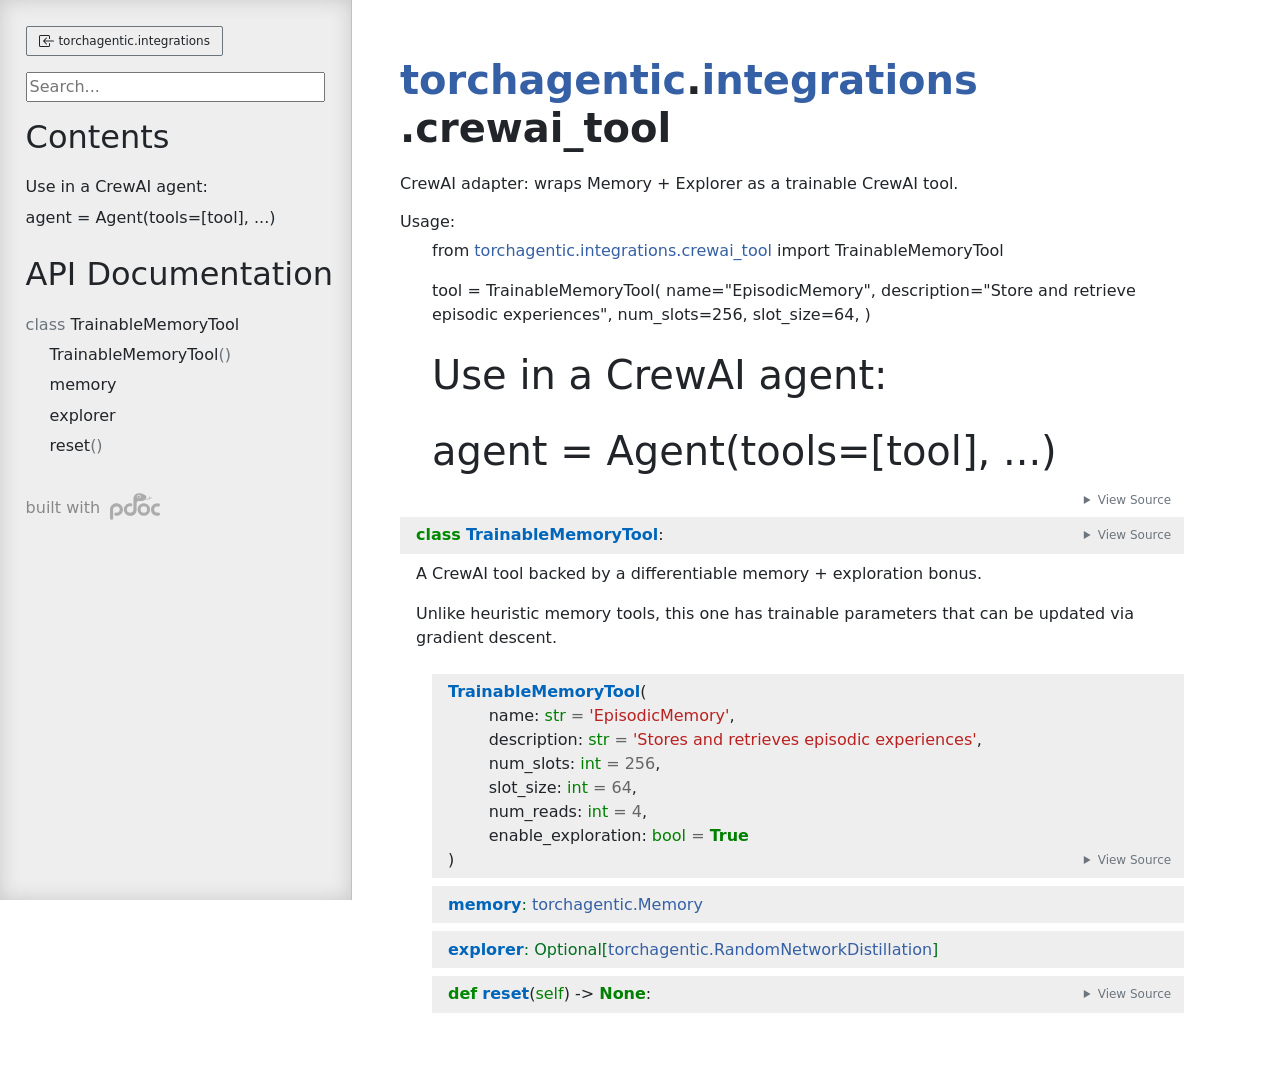
<file: docs/api/torchagentic/integrations/crewai_tool.html>
<!doctype html>
<html lang="en">
<head>
    <meta charset="utf-8">
    <meta name="viewport" content="width=device-width, initial-scale=1">
    <meta name="generator" content="pdoc 16.0.0"/>
    <title>torchagentic.integrations.crewai_tool API documentation</title>

    <style>/*! * Bootstrap Reboot v5.0.0 (https://getbootstrap.com/) * Copyright 2011-2021 The Bootstrap Authors * Copyright 2011-2021 Twitter, Inc. * Licensed under MIT (https://github.com/twbs/bootstrap/blob/main/LICENSE) * Forked from Normalize.css, licensed MIT (https://github.com/necolas/normalize.css/blob/master/LICENSE.md) */*,::after,::before{box-sizing:border-box}@media (prefers-reduced-motion:no-preference){:root{scroll-behavior:smooth}}body{margin:0;font-family:system-ui,-apple-system,"Segoe UI",Roboto,"Helvetica Neue",Arial,"Noto Sans","Liberation Sans",sans-serif,"Apple Color Emoji","Segoe UI Emoji","Segoe UI Symbol","Noto Color Emoji";font-size:1rem;font-weight:400;line-height:1.5;color:#212529;background-color:#fff;-webkit-text-size-adjust:100%;-webkit-tap-highlight-color:transparent}hr{margin:1rem 0;color:inherit;background-color:currentColor;border:0;opacity:.25}hr:not([size]){height:1px}h1,h2,h3,h4,h5,h6{margin-top:0;margin-bottom:.5rem;font-weight:500;line-height:1.2}h1{font-size:calc(1.375rem + 1.5vw)}@media (min-width:1200px){h1{font-size:2.5rem}}h2{font-size:calc(1.325rem + .9vw)}@media (min-width:1200px){h2{font-size:2rem}}h3{font-size:calc(1.3rem + .6vw)}@media (min-width:1200px){h3{font-size:1.75rem}}h4{font-size:calc(1.275rem + .3vw)}@media (min-width:1200px){h4{font-size:1.5rem}}h5{font-size:1.25rem}h6{font-size:1rem}p{margin-top:0;margin-bottom:1rem}abbr[data-bs-original-title],abbr[title]{-webkit-text-decoration:underline dotted;text-decoration:underline dotted;cursor:help;-webkit-text-decoration-skip-ink:none;text-decoration-skip-ink:none}address{margin-bottom:1rem;font-style:normal;line-height:inherit}ol,ul{padding-left:2rem}dl,ol,ul{margin-top:0;margin-bottom:1rem}ol ol,ol ul,ul ol,ul ul{margin-bottom:0}dt{font-weight:700}dd{margin-bottom:.5rem;margin-left:0}blockquote{margin:0 0 1rem}b,strong{font-weight:bolder}small{font-size:.875em}mark{padding:.2em;background-color:#fcf8e3}sub,sup{position:relative;font-size:.75em;line-height:0;vertical-align:baseline}sub{bottom:-.25em}sup{top:-.5em}a{color:#0d6efd;text-decoration:underline}a:hover{color:#0a58ca}a:not([href]):not([class]),a:not([href]):not([class]):hover{color:inherit;text-decoration:none}code,kbd,pre,samp{font-family:SFMono-Regular,Menlo,Monaco,Consolas,"Liberation Mono","Courier New",monospace;font-size:1em;direction:ltr;unicode-bidi:bidi-override}pre{display:block;margin-top:0;margin-bottom:1rem;overflow:auto;font-size:.875em}pre code{font-size:inherit;color:inherit;word-break:normal}code{font-size:.875em;color:#d63384;word-wrap:break-word}a>code{color:inherit}kbd{padding:.2rem .4rem;font-size:.875em;color:#fff;background-color:#212529;border-radius:.2rem}kbd kbd{padding:0;font-size:1em;font-weight:700}figure{margin:0 0 1rem}img,svg{vertical-align:middle}table{caption-side:bottom;border-collapse:collapse}caption{padding-top:.5rem;padding-bottom:.5rem;color:#6c757d;text-align:left}th{text-align:inherit;text-align:-webkit-match-parent}tbody,td,tfoot,th,thead,tr{border-color:inherit;border-style:solid;border-width:0}label{display:inline-block}button{border-radius:0}button:focus:not(:focus-visible){outline:0}button,input,optgroup,select,textarea{margin:0;font-family:inherit;font-size:inherit;line-height:inherit}button,select{text-transform:none}[role=button]{cursor:pointer}select{word-wrap:normal}select:disabled{opacity:1}[list]::-webkit-calendar-picker-indicator{display:none}[type=button],[type=reset],[type=submit],button{-webkit-appearance:button}[type=button]:not(:disabled),[type=reset]:not(:disabled),[type=submit]:not(:disabled),button:not(:disabled){cursor:pointer}::-moz-focus-inner{padding:0;border-style:none}textarea{resize:vertical}fieldset{min-width:0;padding:0;margin:0;border:0}legend{float:left;width:100%;padding:0;margin-bottom:.5rem;font-size:calc(1.275rem + .3vw);line-height:inherit}@media (min-width:1200px){legend{font-size:1.5rem}}legend+*{clear:left}::-webkit-datetime-edit-day-field,::-webkit-datetime-edit-fields-wrapper,::-webkit-datetime-edit-hour-field,::-webkit-datetime-edit-minute,::-webkit-datetime-edit-month-field,::-webkit-datetime-edit-text,::-webkit-datetime-edit-year-field{padding:0}::-webkit-inner-spin-button{height:auto}[type=search]{outline-offset:-2px;-webkit-appearance:textfield}::-webkit-search-decoration{-webkit-appearance:none}::-webkit-color-swatch-wrapper{padding:0}::file-selector-button{font:inherit}::-webkit-file-upload-button{font:inherit;-webkit-appearance:button}output{display:inline-block}iframe{border:0}summary{display:list-item;cursor:pointer}progress{vertical-align:baseline}[hidden]{display:none!important}</style>
    <style>/*! syntax-highlighting.css */pre{line-height:125%;}span.linenos{color:inherit; background-color:transparent; padding-left:5px; padding-right:20px;}.pdoc-code .hll{background-color:#ffffcc}.pdoc-code{background:#f8f8f8;}.pdoc-code .c{color:#3D7B7B; font-style:italic}.pdoc-code .err{border:1px solid #FF0000}.pdoc-code .k{color:#008000; font-weight:bold}.pdoc-code .o{color:#666666}.pdoc-code .ch{color:#3D7B7B; font-style:italic}.pdoc-code .cm{color:#3D7B7B; font-style:italic}.pdoc-code .cp{color:#9C6500}.pdoc-code .cpf{color:#3D7B7B; font-style:italic}.pdoc-code .c1{color:#3D7B7B; font-style:italic}.pdoc-code .cs{color:#3D7B7B; font-style:italic}.pdoc-code .gd{color:#A00000}.pdoc-code .ge{font-style:italic}.pdoc-code .gr{color:#E40000}.pdoc-code .gh{color:#000080; font-weight:bold}.pdoc-code .gi{color:#008400}.pdoc-code .go{color:#717171}.pdoc-code .gp{color:#000080; font-weight:bold}.pdoc-code .gs{font-weight:bold}.pdoc-code .gu{color:#800080; font-weight:bold}.pdoc-code .gt{color:#0044DD}.pdoc-code .kc{color:#008000; font-weight:bold}.pdoc-code .kd{color:#008000; font-weight:bold}.pdoc-code .kn{color:#008000; font-weight:bold}.pdoc-code .kp{color:#008000}.pdoc-code .kr{color:#008000; font-weight:bold}.pdoc-code .kt{color:#B00040}.pdoc-code .m{color:#666666}.pdoc-code .s{color:#BA2121}.pdoc-code .na{color:#687822}.pdoc-code .nb{color:#008000}.pdoc-code .nc{color:#0000FF; font-weight:bold}.pdoc-code .no{color:#880000}.pdoc-code .nd{color:#AA22FF}.pdoc-code .ni{color:#717171; font-weight:bold}.pdoc-code .ne{color:#CB3F38; font-weight:bold}.pdoc-code .nf{color:#0000FF}.pdoc-code .nl{color:#767600}.pdoc-code .nn{color:#0000FF; font-weight:bold}.pdoc-code .nt{color:#008000; font-weight:bold}.pdoc-code .nv{color:#19177C}.pdoc-code .ow{color:#AA22FF; font-weight:bold}.pdoc-code .w{color:#bbbbbb}.pdoc-code .mb{color:#666666}.pdoc-code .mf{color:#666666}.pdoc-code .mh{color:#666666}.pdoc-code .mi{color:#666666}.pdoc-code .mo{color:#666666}.pdoc-code .sa{color:#BA2121}.pdoc-code .sb{color:#BA2121}.pdoc-code .sc{color:#BA2121}.pdoc-code .dl{color:#BA2121}.pdoc-code .sd{color:#BA2121; font-style:italic}.pdoc-code .s2{color:#BA2121}.pdoc-code .se{color:#AA5D1F; font-weight:bold}.pdoc-code .sh{color:#BA2121}.pdoc-code .si{color:#A45A77; font-weight:bold}.pdoc-code .sx{color:#008000}.pdoc-code .sr{color:#A45A77}.pdoc-code .s1{color:#BA2121}.pdoc-code .ss{color:#19177C}.pdoc-code .bp{color:#008000}.pdoc-code .fm{color:#0000FF}.pdoc-code .vc{color:#19177C}.pdoc-code .vg{color:#19177C}.pdoc-code .vi{color:#19177C}.pdoc-code .vm{color:#19177C}.pdoc-code .il{color:#666666}</style>
    <style>/*! theme.css */:root{--pdoc-background:#fff;}.pdoc{--text:#212529;--muted:#6c757d;--link:#3660a5;--link-hover:#1659c5;--code:#f8f8f8;--active:#fff598;--accent:#eee;--accent2:#c1c1c1;--nav-hover:rgba(255, 255, 255, 0.5);--name:#0066BB;--def:#008800;--annotation:#007020;}</style>
    <style>/*! layout.css */html, body{width:100%;height:100%;}html, main{scroll-behavior:smooth;}body{background-color:var(--pdoc-background);}@media (max-width:769px){#navtoggle{cursor:pointer;position:absolute;width:50px;height:40px;top:1rem;right:1rem;border-color:var(--text);color:var(--text);display:flex;opacity:0.8;z-index:999;}#navtoggle:hover{opacity:1;}#togglestate + div{display:none;}#togglestate:checked + div{display:inherit;}main, header{padding:2rem 3vw;}header + main{margin-top:-3rem;}.git-button{display:none !important;}nav input[type="search"]{max-width:77%;}nav input[type="search"]:first-child{margin-top:-6px;}nav input[type="search"]:valid ~ *{display:none !important;}}@media (min-width:770px){:root{--sidebar-width:clamp(12.5rem, 28vw, 22rem);}nav{position:fixed;overflow:auto;height:100vh;width:var(--sidebar-width);}main, header{padding:3rem 2rem 3rem calc(var(--sidebar-width) + 3rem);width:calc(54rem + var(--sidebar-width));max-width:100%;}header + main{margin-top:-4rem;}#navtoggle{display:none;}}#togglestate{position:absolute;height:0;opacity:0;}nav.pdoc{--pad:clamp(0.5rem, 2vw, 1.75rem);--indent:1.5rem;background-color:var(--accent);border-right:1px solid var(--accent2);box-shadow:0 0 20px rgba(50, 50, 50, .2) inset;padding:0 0 0 var(--pad);overflow-wrap:anywhere;scrollbar-width:thin; scrollbar-color:var(--accent2) transparent; z-index:1}nav.pdoc::-webkit-scrollbar{width:.4rem; }nav.pdoc::-webkit-scrollbar-thumb{background-color:var(--accent2); }nav.pdoc > div{padding:var(--pad) 0;}nav.pdoc .module-list-button{display:inline-flex;align-items:center;color:var(--text);border-color:var(--muted);margin-bottom:1rem;}nav.pdoc .module-list-button:hover{border-color:var(--text);}nav.pdoc input[type=search]{display:block;outline-offset:0;width:calc(100% - var(--pad));}nav.pdoc .logo{max-width:calc(100% - var(--pad));max-height:35vh;display:block;margin:0 auto 1rem;transform:translate(calc(-.5 * var(--pad)), 0);}nav.pdoc ul{list-style:none;padding-left:0;}nav.pdoc > div > ul{margin-left:calc(0px - var(--pad));}nav.pdoc li a{padding:.2rem 0 .2rem calc(var(--pad) + var(--indent));}nav.pdoc > div > ul > li > a{padding-left:var(--pad);}nav.pdoc li{transition:all 100ms;}nav.pdoc li:hover{background-color:var(--nav-hover);}nav.pdoc a, nav.pdoc a:hover{color:var(--text);}nav.pdoc a{display:block;}nav.pdoc > h2:first-of-type{margin-top:1.5rem;}nav.pdoc .class:before{content:"class ";color:var(--muted);}nav.pdoc .function:after{content:"()";color:var(--muted);}nav.pdoc footer:before{content:"";display:block;width:calc(100% - var(--pad));border-top:solid var(--accent2) 1px;margin-top:1.5rem;padding-top:.5rem;}nav.pdoc footer{font-size:small;}</style>
    <style>/*! content.css */.pdoc{color:var(--text);box-sizing:border-box;line-height:1.5;background:none;}.pdoc .pdoc-button{cursor:pointer;display:inline-block;border:solid black 1px;border-radius:2px;font-size:.75rem;padding:calc(0.5em - 1px) 1em;transition:100ms all;}.pdoc .alert{padding:1rem 1rem 1rem calc(1.5rem + 24px);border:1px solid transparent;border-radius:.25rem;background-repeat:no-repeat;background-position:.75rem center;margin-bottom:1rem;}.pdoc .alert > em{display:none;}.pdoc .alert > *:last-child{margin-bottom:0;}.pdoc .alert.note{color:#084298;background-color:#cfe2ff;border-color:#b6d4fe;background-image:url("data:image/svg+xml,%3Csvg%20xmlns%3D%22http%3A//www.w3.org/2000/svg%22%20width%3D%2224%22%20height%3D%2224%22%20fill%3D%22%23084298%22%20viewBox%3D%220%200%2016%2016%22%3E%3Cpath%20d%3D%22M8%2016A8%208%200%201%200%208%200a8%208%200%200%200%200%2016zm.93-9.412-1%204.705c-.07.34.029.533.304.533.194%200%20.487-.07.686-.246l-.088.416c-.287.346-.92.598-1.465.598-.703%200-1.002-.422-.808-1.319l.738-3.468c.064-.293.006-.399-.287-.47l-.451-.081.082-.381%202.29-.287zM8%205.5a1%201%200%201%201%200-2%201%201%200%200%201%200%202z%22/%3E%3C/svg%3E");}.pdoc .alert.tip{color:#0a3622;background-color:#d1e7dd;border-color:#a3cfbb;background-image:url("data:image/svg+xml,%3Csvg%20xmlns%3D%22http%3A//www.w3.org/2000/svg%22%20width%3D%2224%22%20height%3D%2224%22%20fill%3D%22%230a3622%22%20viewBox%3D%220%200%2016%2016%22%3E%3Cpath%20d%3D%22M2%206a6%206%200%201%201%2010.174%204.31c-.203.196-.359.4-.453.619l-.762%201.769A.5.5%200%200%201%2010.5%2013a.5.5%200%200%201%200%201%20.5.5%200%200%201%200%201l-.224.447a1%201%200%200%201-.894.553H6.618a1%201%200%200%201-.894-.553L5.5%2015a.5.5%200%200%201%200-1%20.5.5%200%200%201%200-1%20.5.5%200%200%201-.46-.302l-.761-1.77a2%202%200%200%200-.453-.618A5.98%205.98%200%200%201%202%206m6-5a5%205%200%200%200-3.479%208.592c.263.254.514.564.676.941L5.83%2012h4.342l.632-1.467c.162-.377.413-.687.676-.941A5%205%200%200%200%208%201%22/%3E%3C/svg%3E");}.pdoc .alert.important{color:#055160;background-color:#cff4fc;border-color:#9eeaf9;background-image:url("data:image/svg+xml,%3Csvg%20xmlns%3D%22http%3A//www.w3.org/2000/svg%22%20width%3D%2224%22%20height%3D%2224%22%20fill%3D%22%23055160%22%20viewBox%3D%220%200%2016%2016%22%3E%3Cpath%20d%3D%22M2%200a2%202%200%200%200-2%202v12a2%202%200%200%200%202%202h12a2%202%200%200%200%202-2V2a2%202%200%200%200-2-2zm6%204c.535%200%20.954.462.9.995l-.35%203.507a.552.552%200%200%201-1.1%200L7.1%204.995A.905.905%200%200%201%208%204m.002%206a1%201%200%201%201%200%202%201%201%200%200%201%200-2%22/%3E%3C/svg%3E");}.pdoc .alert.warning{color:#664d03;background-color:#fff3cd;border-color:#ffecb5;background-image:url("data:image/svg+xml,%3Csvg%20xmlns%3D%22http%3A//www.w3.org/2000/svg%22%20width%3D%2224%22%20height%3D%2224%22%20fill%3D%22%23664d03%22%20viewBox%3D%220%200%2016%2016%22%3E%3Cpath%20d%3D%22M8.982%201.566a1.13%201.13%200%200%200-1.96%200L.165%2013.233c-.457.778.091%201.767.98%201.767h13.713c.889%200%201.438-.99.98-1.767L8.982%201.566zM8%205c.535%200%20.954.462.9.995l-.35%203.507a.552.552%200%200%201-1.1%200L7.1%205.995A.905.905%200%200%201%208%205zm.002%206a1%201%200%201%201%200%202%201%201%200%200%201%200-2z%22/%3E%3C/svg%3E");}.pdoc .alert.caution{color:#842029;background-color:#f8d7da;border-color:#f5c2c7;background-image:url("data:image/svg+xml,%3Csvg%20xmlns%3D%22http%3A//www.w3.org/2000/svg%22%20width%3D%2224%22%20height%3D%2224%22%20fill%3D%22%23842029%22%20viewBox%3D%220%200%2016%2016%22%3E%3Cpath%20d%3D%22M11.46.146A.5.5%200%200%200%2011.107%200H4.893a.5.5%200%200%200-.353.146L.146%204.54A.5.5%200%200%200%200%204.893v6.214a.5.5%200%200%200%20.146.353l4.394%204.394a.5.5%200%200%200%20.353.146h6.214a.5.5%200%200%200%20.353-.146l4.394-4.394a.5.5%200%200%200%20.146-.353V4.893a.5.5%200%200%200-.146-.353zM8%204c.535%200%20.954.462.9.995l-.35%203.507a.552.552%200%200%201-1.1%200L7.1%204.995A.905.905%200%200%201%208%204m.002%206a1%201%200%201%201%200%202%201%201%200%200%201%200-2%22/%3E%3C/svg%3E");}.pdoc .alert.danger{color:#842029;background-color:#f8d7da;border-color:#f5c2c7;background-image:url("data:image/svg+xml,%3Csvg%20xmlns%3D%22http%3A//www.w3.org/2000/svg%22%20width%3D%2224%22%20height%3D%2224%22%20fill%3D%22%23842029%22%20viewBox%3D%220%200%2016%2016%22%3E%3Cpath%20d%3D%22M5.52.359A.5.5%200%200%201%206%200h4a.5.5%200%200%201%20.474.658L8.694%206H12.5a.5.5%200%200%201%20.395.807l-7%209a.5.5%200%200%201-.873-.454L6.823%209.5H3.5a.5.5%200%200%201-.48-.641l2.5-8.5z%22/%3E%3C/svg%3E");}.pdoc .visually-hidden{position:absolute !important;width:1px !important;height:1px !important;padding:0 !important;margin:-1px !important;overflow:hidden !important;clip:rect(0, 0, 0, 0) !important;white-space:nowrap !important;border:0 !important;}.pdoc h1, .pdoc h2, .pdoc h3{font-weight:300;margin:.3em 0;padding:.2em 0;}.pdoc > section:not(.module-info) h1{font-size:1.5rem;font-weight:500;}.pdoc > section:not(.module-info) h2{font-size:1.4rem;font-weight:500;}.pdoc > section:not(.module-info) h3{font-size:1.3rem;font-weight:500;}.pdoc > section:not(.module-info) h4{font-size:1.2rem;}.pdoc > section:not(.module-info) h5{font-size:1.1rem;}.pdoc a{text-decoration:none;color:var(--link);}.pdoc a:hover{color:var(--link-hover);}.pdoc blockquote{margin-left:2rem;}.pdoc pre{border-top:1px solid var(--accent2);border-bottom:1px solid var(--accent2);margin-top:0;margin-bottom:1em;padding:.5rem 0 .5rem .5rem;overflow-x:auto;background-color:var(--code);}.pdoc code{color:var(--text);padding:.2em .4em;margin:0;font-size:85%;background-color:var(--accent);border-radius:6px;}.pdoc a > code{color:inherit;}.pdoc pre > code{display:inline-block;font-size:inherit;background:none;border:none;padding:0;}.pdoc > section:not(.module-info){margin-bottom:1.5rem;}.pdoc .modulename{margin-top:0;font-weight:bold;}.pdoc .modulename a{color:var(--link);transition:100ms all;}.pdoc .git-button{float:right;border:solid var(--link) 1px;}.pdoc .git-button:hover{background-color:var(--link);color:var(--pdoc-background);}.view-source-toggle-state,.view-source-toggle-state ~ .pdoc-code{display:none;}.view-source-toggle-state:checked ~ .pdoc-code{display:block;}.view-source-button{display:inline-block;float:right;font-size:.75rem;line-height:1.5rem;color:var(--muted);padding:0 .4rem 0 1.3rem;cursor:pointer;text-indent:-2px;}.view-source-button > span{visibility:hidden;}.module-info .view-source-button{float:none;display:flex;justify-content:flex-end;margin:-1.2rem .4rem -.2rem 0;}.view-source-button::before{position:absolute;content:"View Source";display:list-item;list-style-type:disclosure-closed;}.view-source-toggle-state:checked ~ .attr .view-source-button::before,.view-source-toggle-state:checked ~ .view-source-button::before{list-style-type:disclosure-open;}.pdoc .docstring{margin-bottom:1.5rem;}.pdoc section:not(.module-info) .docstring{margin-left:clamp(0rem, 5vw - 2rem, 1rem);}.pdoc .docstring .pdoc-code{margin-left:1em;margin-right:1em;}.pdoc h1:target,.pdoc h2:target,.pdoc h3:target,.pdoc h4:target,.pdoc h5:target,.pdoc h6:target,.pdoc .pdoc-code > pre > span:target{background-color:var(--active);box-shadow:-1rem 0 0 0 var(--active);}.pdoc .pdoc-code > pre > span:target{display:block;}.pdoc div:target > .attr,.pdoc section:target > .attr,.pdoc dd:target > a{background-color:var(--active);}.pdoc *{scroll-margin:2rem;}.pdoc .pdoc-code .linenos{user-select:none;}.pdoc .attr:hover{filter:contrast(0.95);}.pdoc section, .pdoc .classattr{position:relative;}.pdoc .headerlink{--width:clamp(1rem, 3vw, 2rem);position:absolute;top:0;left:calc(0rem - var(--width));transition:all 100ms ease-in-out;opacity:0;}.pdoc .headerlink::before{content:"#";display:block;text-align:center;width:var(--width);height:2.3rem;line-height:2.3rem;font-size:1.5rem;}.pdoc .attr:hover ~ .headerlink,.pdoc *:target > .headerlink,.pdoc .headerlink:hover{opacity:1;}.pdoc .attr{display:block;margin:.5rem 0 .5rem;padding:.4rem .4rem .4rem 1rem;background-color:var(--accent);overflow-x:auto;}.pdoc .classattr{margin-left:2rem;}.pdoc .decorator-deprecated{color:#842029;}.pdoc .decorator-deprecated ~ span{filter:grayscale(1) opacity(0.8);}.pdoc .name{color:var(--name);font-weight:bold;}.pdoc .def{color:var(--def);font-weight:bold;}.pdoc .signature{background-color:transparent;}.pdoc .param, .pdoc .return-annotation{white-space:pre;}.pdoc .signature.multiline .param{display:block;}.pdoc .signature.condensed .param{display:inline-block;}.pdoc .annotation{color:var(--annotation);}.pdoc .view-value-toggle-state,.pdoc .view-value-toggle-state ~ .default_value{display:none;}.pdoc .view-value-toggle-state:checked ~ .default_value{display:inherit;}.pdoc .view-value-button{font-size:.5rem;vertical-align:middle;border-style:dashed;margin-top:-0.1rem;}.pdoc .view-value-button:hover{background:white;}.pdoc .view-value-button::before{content:"show";text-align:center;width:2.2em;display:inline-block;}.pdoc .view-value-toggle-state:checked ~ .view-value-button::before{content:"hide";}.pdoc .inherited{margin-left:2rem;}.pdoc .inherited dt{font-weight:700;}.pdoc .inherited dt, .pdoc .inherited dd{display:inline;margin-left:0;margin-bottom:.5rem;}.pdoc .inherited dd:not(:last-child):after{content:", ";}.pdoc .inherited .class:before{content:"class ";}.pdoc .inherited .function a:after{content:"()";}.pdoc .search-result .docstring{overflow:auto;max-height:25vh;}.pdoc .search-result.focused > .attr{background-color:var(--active);}.pdoc .attribution{margin-top:2rem;display:block;opacity:0.5;transition:all 200ms;filter:grayscale(100%);}.pdoc .attribution:hover{opacity:1;filter:grayscale(0%);}.pdoc .attribution img{margin-left:5px;height:27px;vertical-align:bottom;width:50px;transition:all 200ms;}.pdoc table{display:block;width:max-content;max-width:100%;overflow:auto;margin-bottom:1rem;}.pdoc table th{font-weight:600;}.pdoc table th, .pdoc table td{padding:6px 13px;border:1px solid var(--accent2);}</style>
    <style>/*! custom.css */</style></head>
<body>
    <nav class="pdoc">
        <label id="navtoggle" for="togglestate" class="pdoc-button"><svg xmlns='http://www.w3.org/2000/svg' viewBox='0 0 30 30'><path stroke-linecap='round' stroke="currentColor" stroke-miterlimit='10' stroke-width='2' d='M4 7h22M4 15h22M4 23h22'/></svg></label>
        <input id="togglestate" type="checkbox" aria-hidden="true" tabindex="-1">
        <div>            <a class="pdoc-button module-list-button" href="../integrations.html">
<svg xmlns="http://www.w3.org/2000/svg" width="16" height="16" fill="currentColor" class="bi bi-box-arrow-in-left" viewBox="0 0 16 16">
  <path fill-rule="evenodd" d="M10 3.5a.5.5 0 0 0-.5-.5h-8a.5.5 0 0 0-.5.5v9a.5.5 0 0 0 .5.5h8a.5.5 0 0 0 .5-.5v-2a.5.5 0 0 1 1 0v2A1.5 1.5 0 0 1 9.5 14h-8A1.5 1.5 0 0 1 0 12.5v-9A1.5 1.5 0 0 1 1.5 2h8A1.5 1.5 0 0 1 11 3.5v2a.5.5 0 0 1-1 0v-2z"/>
  <path fill-rule="evenodd" d="M4.146 8.354a.5.5 0 0 1 0-.708l3-3a.5.5 0 1 1 .708.708L5.707 7.5H14.5a.5.5 0 0 1 0 1H5.707l2.147 2.146a.5.5 0 0 1-.708.708l-3-3z"/>
</svg>                &nbsp;torchagentic.integrations</a>


            <input type="search" placeholder="Search..." role="searchbox" aria-label="search"
                   pattern=".+" required>

            <h2>Contents</h2>
            <ul>
  <li><a href="#use-in-a-crewai-agent">Use in a CrewAI agent:</a></li>
  <li><a href="#agent-agenttoolstool">agent = Agent(tools=[tool], ...)</a></li>
</ul>



            <h2>API Documentation</h2>
                <ul class="memberlist">
            <li>
                    <a class="class" href="#TrainableMemoryTool">TrainableMemoryTool</a>
                            <ul class="memberlist">
                        <li>
                                <a class="function" href="#TrainableMemoryTool.__init__">TrainableMemoryTool</a>
                        </li>
                        <li>
                                <a class="variable" href="#TrainableMemoryTool.memory">memory</a>
                        </li>
                        <li>
                                <a class="variable" href="#TrainableMemoryTool.explorer">explorer</a>
                        </li>
                        <li>
                                <a class="function" href="#TrainableMemoryTool.reset">reset</a>
                        </li>
                </ul>

            </li>
    </ul>



        <a class="attribution" title="pdoc: Python API documentation generator" href="https://pdoc.dev" target="_blank">
            built with <span class="visually-hidden">pdoc</span><img
                alt="pdoc logo"
                src="data:image/svg+xml,%3Csvg%20xmlns%3D%22http%3A//www.w3.org/2000/svg%22%20role%3D%22img%22%20aria-label%3D%22pdoc%20logo%22%20width%3D%22300%22%20height%3D%22160%22%20viewBox%3D%220%200%20150%2080%22%3E%3Ctitle%3Epdoc%3C/title%3E%3Cpath%20d%3D%22M132.316%2048.886c.276-4.679%202.342-6.698%204.409-7.982s4.27-1.165%206.751-1.055c1.586.07%203.044.156%204.222-.482%201.142-.619%202.026-1.932%202.162-3.739.268-3.576-1.929-5.368-5.006-5.551s-7.599.524-10.517%201.606c-4.455%201.652-8.588%206.606-9.552%208.992s-2.342%206.193-1.745%2010.873%202.664%209.221%205.878%2011.79%205.878%203.808%2010.103%204.312%203.444.229%206.062.229%205.006-2.202%204.914-4.909-2.296-5.001-4.501-4.863-3.077.505-5.281.229-7.715-2.064-7.899-9.451z%22%20fill%3D%22%23198754%22/%3E%3Ccircle%20cx%3D%22101.504%22%20cy%3D%2248.943%22%20r%3D%2214.208%22%20fill%3D%22none%22%20stroke%3D%22%23198754%22%20stroke-width%3D%229.354%22/%3E%3Cpath%20d%3D%22M87.81.002c-3.637.065-5.001.454-7.014%201.232s-3.443%201.363-6.3%204.282c-1.723%201.76-3.148%205.019-3.776%207.329-.413%201.521-.316%202.63-.316%202.63l-.195%2034.612c.065%205.774-6.755%208.305-9.612%208.37s-9.678-1.038-9.743-9.408%207.128-9.521%208.362-9.521c1.413-.13%202.526-.021%203.718-.016%202.071.009%204.157-.778%204.092-4.671s-4.157-4.736-4.157-4.736c-6.3-.843-11.43%202.206-11.43%202.206S40.917%2038.15%2041.372%2049.634%2051.568%2068.19%2061.311%2068.125s18.316-7.007%2018.445-17.193l.13-22.772c.046-2.291%202.683-3.644%204.476-4.203.745-.232%201.694-.274%201.694-.274l10.457-.13s4.871-.324%207.729-3.114%204.352-6.294%204.352-6.294.974-3.049.13-4.606-.195-1.233-2.792-3.309-8.573-4.477-8.573-4.477S91.447-.063%2087.81.002zM0%2047.169l.065%2028.417S0%2080.127%204.481%2079.997s5.072-3.866%205.049-4.152l-.113-28.482s1.624-7.656%209.937-7.721%2010.002%206.942%2010.002%208.499-.909%2010.51-9.093%2010.51c-.948%200-2.99-.567-4.145-.272-3.919%201-3.194%204.554-3.194%204.554s.065%205.061%207.404%204.996%2018.575-6.034%2018.575-19.074S26.953%2030.04%2019.549%2029.91%201.234%2035.296%200%2047.169z%22%20fill%3D%22%23198754%22/%3E%3Cg%20transform%3D%22matrix%28.325601%200%200%20.325256%20-10.32669%20-45.802786%29%22%3E%3Ccircle%20cx%3D%22297.554%22%20cy%3D%22172.286%22%20r%3D%2216.5%22%20fill%3D%22%23fff%22/%3E%3Cellipse%20cx%3D%22297.709%22%20cy%3D%22172.642%22%20rx%3D%2211.071%22%20ry%3D%2210.871%22%20fill%3D%22%23105a48%22/%3E%3Ccircle%20cx%3D%22304.104%22%20cy%3D%22167.667%22%20r%3D%224.5%22%20fill%3D%22%23fff%22/%3E%3C/g%3E%3Cpath%20d%3D%22M94.661%2017.032l.893-1.476s.99.714%201.916.925%201.575.114%202.955.114l14.565-.162c1.283-.032%203.085-.762%203.02-3.293s-.373-3.503-.373-3.503l1.283-.487s.52.503.877%201.573.309%201.995.292%202.66-.227%201.541-.227%201.541%201.564-.308%202.359-1.038.823-.779%201.489-1.508.812-.86.812-.86.552-.13.877.26.341.957.065%201.46-1.672%202.206-3.247%203.066-2.76%201.427-3.929%201.768-3.848.73-7.063.714l-10.944-.114s-2.143-.081-3.02-.373-2.241-.973-2.598-1.265z%22%20fill%3D%22%23d36d49%22/%3E%3Cg%20fill%3D%22%23105a48%22%3E%3Cellipse%20cx%3D%2293.052%22%20cy%3D%2243.567%22%20rx%3D%22.869%22%20ry%3D%221.014%22%20transform%3D%22rotate%28341.022%29%22/%3E%3Cellipse%20cx%3D%22104.3%22%20cy%3D%22-16.184%22%20rx%3D%22.865%22%20ry%3D%221.009%22%20transform%3D%22rotate%2814.786%29%22/%3E%3C/g%3E%3C/svg%3E"/>
        </a>
</div>
    </nav>
    <main class="pdoc">
            <section class="module-info">
                    <h1 class="modulename">
<a href="./../../torchagentic.html">torchagentic</a><wbr>.<a href="./../integrations.html">integrations</a><wbr>.crewai_tool    </h1>

                        <div class="docstring"><p>CrewAI adapter: wraps Memory + Explorer as a trainable CrewAI tool.</p>

<h6 id="usage">Usage:</h6>

<blockquote>
  <p>from <a href="">torchagentic.integrations.crewai_tool</a> import TrainableMemoryTool</p>
  
  <p>tool = TrainableMemoryTool(
      name="EpisodicMemory",
      description="Store and retrieve episodic experiences",
      num_slots=256, slot_size=64,
  )</p>
  
  <h1 id="use-in-a-crewai-agent">Use in a CrewAI agent:</h1>
  
  <h1 id="agent-agenttoolstool">agent = Agent(tools=[tool], ...)</h1>
</blockquote>
</div>

                        <input id="mod-crewai_tool-view-source" class="view-source-toggle-state" type="checkbox" aria-hidden="true" tabindex="-1">

                        <label class="view-source-button" for="mod-crewai_tool-view-source"><span>View Source</span></label>

                        <div class="pdoc-code codehilite"><pre><span></span><span id="L-1"><a href="#L-1"><span class="linenos"> 1</span></a><span class="sd">&quot;&quot;&quot;</span>
</span><span id="L-2"><a href="#L-2"><span class="linenos"> 2</span></a><span class="sd">CrewAI adapter: wraps Memory + Explorer as a trainable CrewAI tool.</span>
</span><span id="L-3"><a href="#L-3"><span class="linenos"> 3</span></a>
</span><span id="L-4"><a href="#L-4"><span class="linenos"> 4</span></a><span class="sd">Usage:</span>
</span><span id="L-5"><a href="#L-5"><span class="linenos"> 5</span></a><span class="sd">    from torchagentic.integrations.crewai_tool import TrainableMemoryTool</span>
</span><span id="L-6"><a href="#L-6"><span class="linenos"> 6</span></a>
</span><span id="L-7"><a href="#L-7"><span class="linenos"> 7</span></a><span class="sd">    tool = TrainableMemoryTool(</span>
</span><span id="L-8"><a href="#L-8"><span class="linenos"> 8</span></a><span class="sd">        name=&quot;EpisodicMemory&quot;,</span>
</span><span id="L-9"><a href="#L-9"><span class="linenos"> 9</span></a><span class="sd">        description=&quot;Store and retrieve episodic experiences&quot;,</span>
</span><span id="L-10"><a href="#L-10"><span class="linenos">10</span></a><span class="sd">        num_slots=256, slot_size=64,</span>
</span><span id="L-11"><a href="#L-11"><span class="linenos">11</span></a><span class="sd">    )</span>
</span><span id="L-12"><a href="#L-12"><span class="linenos">12</span></a><span class="sd">    # Use in a CrewAI agent:</span>
</span><span id="L-13"><a href="#L-13"><span class="linenos">13</span></a><span class="sd">    # agent = Agent(tools=[tool], ...)</span>
</span><span id="L-14"><a href="#L-14"><span class="linenos">14</span></a><span class="sd">&quot;&quot;&quot;</span>
</span><span id="L-15"><a href="#L-15"><span class="linenos">15</span></a>
</span><span id="L-16"><a href="#L-16"><span class="linenos">16</span></a><span class="kn">from</span><span class="w"> </span><span class="nn">typing</span><span class="w"> </span><span class="kn">import</span> <span class="n">Any</span><span class="p">,</span> <span class="n">Optional</span>
</span><span id="L-17"><a href="#L-17"><span class="linenos">17</span></a>
</span><span id="L-18"><a href="#L-18"><span class="linenos">18</span></a><span class="k">try</span><span class="p">:</span>
</span><span id="L-19"><a href="#L-19"><span class="linenos">19</span></a>    <span class="kn">from</span><span class="w"> </span><span class="nn">crewai.tools</span><span class="w"> </span><span class="kn">import</span> <span class="n">BaseTool</span>
</span><span id="L-20"><a href="#L-20"><span class="linenos">20</span></a><span class="k">except</span> <span class="ne">ImportError</span><span class="p">:</span>
</span><span id="L-21"><a href="#L-21"><span class="linenos">21</span></a>    <span class="n">BaseTool</span> <span class="o">=</span> <span class="nb">object</span>  <span class="c1"># fallback stub</span>
</span><span id="L-22"><a href="#L-22"><span class="linenos">22</span></a>
</span><span id="L-23"><a href="#L-23"><span class="linenos">23</span></a><span class="kn">import</span><span class="w"> </span><span class="nn">torch</span>
</span><span id="L-24"><a href="#L-24"><span class="linenos">24</span></a><span class="kn">from</span><span class="w"> </span><span class="nn">torchagentic.nn</span><span class="w"> </span><span class="kn">import</span> <span class="n">Memory</span><span class="p">,</span> <span class="n">RandomNetworkDistillation</span>
</span><span id="L-25"><a href="#L-25"><span class="linenos">25</span></a>
</span><span id="L-26"><a href="#L-26"><span class="linenos">26</span></a>
</span><span id="L-27"><a href="#L-27"><span class="linenos">27</span></a><span class="k">class</span><span class="w"> </span><span class="nc">TrainableMemoryTool</span><span class="p">(</span><span class="n">BaseTool</span> <span class="k">if</span> <span class="n">BaseTool</span> <span class="ow">is</span> <span class="ow">not</span> <span class="nb">object</span> <span class="k">else</span> <span class="nb">object</span><span class="p">):</span>
</span><span id="L-28"><a href="#L-28"><span class="linenos">28</span></a><span class="w">    </span><span class="sd">&quot;&quot;&quot;A CrewAI tool backed by a differentiable memory + exploration bonus.</span>
</span><span id="L-29"><a href="#L-29"><span class="linenos">29</span></a>
</span><span id="L-30"><a href="#L-30"><span class="linenos">30</span></a><span class="sd">    Unlike heuristic memory tools, this one has trainable parameters</span>
</span><span id="L-31"><a href="#L-31"><span class="linenos">31</span></a><span class="sd">    that can be updated via gradient descent.</span>
</span><span id="L-32"><a href="#L-32"><span class="linenos">32</span></a><span class="sd">    &quot;&quot;&quot;</span>
</span><span id="L-33"><a href="#L-33"><span class="linenos">33</span></a>
</span><span id="L-34"><a href="#L-34"><span class="linenos">34</span></a>    <span class="n">memory</span><span class="p">:</span> <span class="n">Memory</span>
</span><span id="L-35"><a href="#L-35"><span class="linenos">35</span></a>    <span class="n">explorer</span><span class="p">:</span> <span class="n">Optional</span><span class="p">[</span><span class="n">RandomNetworkDistillation</span><span class="p">]</span>
</span><span id="L-36"><a href="#L-36"><span class="linenos">36</span></a>
</span><span id="L-37"><a href="#L-37"><span class="linenos">37</span></a>    <span class="k">def</span><span class="w"> </span><span class="fm">__init__</span><span class="p">(</span>
</span><span id="L-38"><a href="#L-38"><span class="linenos">38</span></a>        <span class="bp">self</span><span class="p">,</span>
</span><span id="L-39"><a href="#L-39"><span class="linenos">39</span></a>        <span class="n">name</span><span class="p">:</span> <span class="nb">str</span> <span class="o">=</span> <span class="s2">&quot;EpisodicMemory&quot;</span><span class="p">,</span>
</span><span id="L-40"><a href="#L-40"><span class="linenos">40</span></a>        <span class="n">description</span><span class="p">:</span> <span class="nb">str</span> <span class="o">=</span> <span class="s2">&quot;Stores and retrieves episodic experiences&quot;</span><span class="p">,</span>
</span><span id="L-41"><a href="#L-41"><span class="linenos">41</span></a>        <span class="n">num_slots</span><span class="p">:</span> <span class="nb">int</span> <span class="o">=</span> <span class="mi">256</span><span class="p">,</span>
</span><span id="L-42"><a href="#L-42"><span class="linenos">42</span></a>        <span class="n">slot_size</span><span class="p">:</span> <span class="nb">int</span> <span class="o">=</span> <span class="mi">64</span><span class="p">,</span>
</span><span id="L-43"><a href="#L-43"><span class="linenos">43</span></a>        <span class="n">num_reads</span><span class="p">:</span> <span class="nb">int</span> <span class="o">=</span> <span class="mi">4</span><span class="p">,</span>
</span><span id="L-44"><a href="#L-44"><span class="linenos">44</span></a>        <span class="n">enable_exploration</span><span class="p">:</span> <span class="nb">bool</span> <span class="o">=</span> <span class="kc">True</span><span class="p">,</span>
</span><span id="L-45"><a href="#L-45"><span class="linenos">45</span></a>    <span class="p">):</span>
</span><span id="L-46"><a href="#L-46"><span class="linenos">46</span></a>        <span class="k">if</span> <span class="n">BaseTool</span> <span class="ow">is</span> <span class="nb">object</span><span class="p">:</span>
</span><span id="L-47"><a href="#L-47"><span class="linenos">47</span></a>            <span class="k">raise</span> <span class="ne">ImportError</span><span class="p">(</span><span class="s2">&quot;crewai is not installed. pip install crewai&quot;</span><span class="p">)</span>
</span><span id="L-48"><a href="#L-48"><span class="linenos">48</span></a>        <span class="nb">super</span><span class="p">()</span><span class="o">.</span><span class="fm">__init__</span><span class="p">(</span>
</span><span id="L-49"><a href="#L-49"><span class="linenos">49</span></a>            <span class="n">name</span><span class="o">=</span><span class="n">name</span><span class="p">,</span>
</span><span id="L-50"><a href="#L-50"><span class="linenos">50</span></a>            <span class="n">description</span><span class="o">=</span><span class="n">description</span><span class="p">,</span>
</span><span id="L-51"><a href="#L-51"><span class="linenos">51</span></a>        <span class="p">)</span>
</span><span id="L-52"><a href="#L-52"><span class="linenos">52</span></a>        <span class="bp">self</span><span class="o">.</span><span class="n">memory</span> <span class="o">=</span> <span class="n">Memory</span><span class="p">(</span>
</span><span id="L-53"><a href="#L-53"><span class="linenos">53</span></a>            <span class="n">num_slots</span><span class="o">=</span><span class="n">num_slots</span><span class="p">,</span>
</span><span id="L-54"><a href="#L-54"><span class="linenos">54</span></a>            <span class="n">slot_size</span><span class="o">=</span><span class="n">slot_size</span><span class="p">,</span>
</span><span id="L-55"><a href="#L-55"><span class="linenos">55</span></a>            <span class="n">num_reads</span><span class="o">=</span><span class="n">num_reads</span><span class="p">,</span>
</span><span id="L-56"><a href="#L-56"><span class="linenos">56</span></a>            <span class="n">backend</span><span class="o">=</span><span class="s2">&quot;dnc&quot;</span><span class="p">,</span>
</span><span id="L-57"><a href="#L-57"><span class="linenos">57</span></a>        <span class="p">)</span>
</span><span id="L-58"><a href="#L-58"><span class="linenos">58</span></a>        <span class="bp">self</span><span class="o">.</span><span class="n">explorer</span> <span class="o">=</span> <span class="p">(</span>
</span><span id="L-59"><a href="#L-59"><span class="linenos">59</span></a>            <span class="n">RandomNetworkDistillation</span><span class="p">(</span><span class="n">state_dim</span><span class="o">=</span><span class="n">slot_size</span> <span class="o">*</span> <span class="n">num_reads</span><span class="p">)</span>
</span><span id="L-60"><a href="#L-60"><span class="linenos">60</span></a>            <span class="k">if</span> <span class="n">enable_exploration</span> <span class="k">else</span> <span class="kc">None</span>
</span><span id="L-61"><a href="#L-61"><span class="linenos">61</span></a>        <span class="p">)</span>
</span><span id="L-62"><a href="#L-62"><span class="linenos">62</span></a>        <span class="bp">self</span><span class="o">.</span><span class="n">_state</span> <span class="o">=</span> <span class="kc">None</span>
</span><span id="L-63"><a href="#L-63"><span class="linenos">63</span></a>        <span class="bp">self</span><span class="o">.</span><span class="n">_step</span> <span class="o">=</span> <span class="mi">0</span>
</span><span id="L-64"><a href="#L-64"><span class="linenos">64</span></a>
</span><span id="L-65"><a href="#L-65"><span class="linenos">65</span></a>    <span class="k">def</span><span class="w"> </span><span class="nf">_run</span><span class="p">(</span><span class="bp">self</span><span class="p">,</span> <span class="n">query</span><span class="p">:</span> <span class="nb">str</span><span class="p">)</span> <span class="o">-&gt;</span> <span class="nb">str</span><span class="p">:</span>
</span><span id="L-66"><a href="#L-66"><span class="linenos">66</span></a>        <span class="k">with</span> <span class="n">torch</span><span class="o">.</span><span class="n">no_grad</span><span class="p">():</span>
</span><span id="L-67"><a href="#L-67"><span class="linenos">67</span></a>            <span class="n">x</span> <span class="o">=</span> <span class="n">torch</span><span class="o">.</span><span class="n">randn</span><span class="p">(</span><span class="mi">1</span><span class="p">,</span> <span class="bp">self</span><span class="o">.</span><span class="n">memory</span><span class="o">.</span><span class="n">slot_size</span><span class="p">)</span>
</span><span id="L-68"><a href="#L-68"><span class="linenos">68</span></a>            <span class="k">if</span> <span class="bp">self</span><span class="o">.</span><span class="n">_state</span> <span class="ow">is</span> <span class="kc">None</span><span class="p">:</span>
</span><span id="L-69"><a href="#L-69"><span class="linenos">69</span></a>                <span class="bp">self</span><span class="o">.</span><span class="n">_state</span> <span class="o">=</span> <span class="bp">self</span><span class="o">.</span><span class="n">memory</span><span class="o">.</span><span class="n">reset</span><span class="p">(</span><span class="mi">1</span><span class="p">)</span>
</span><span id="L-70"><a href="#L-70"><span class="linenos">70</span></a>            <span class="n">vectors</span><span class="p">,</span> <span class="bp">self</span><span class="o">.</span><span class="n">_state</span> <span class="o">=</span> <span class="bp">self</span><span class="o">.</span><span class="n">memory</span><span class="o">.</span><span class="n">read</span><span class="p">(</span><span class="n">x</span><span class="p">,</span> <span class="bp">self</span><span class="o">.</span><span class="n">_state</span><span class="p">)</span>
</span><span id="L-71"><a href="#L-71"><span class="linenos">71</span></a>
</span><span id="L-72"><a href="#L-72"><span class="linenos">72</span></a>            <span class="n">context</span> <span class="o">=</span> <span class="n">vectors</span><span class="o">.</span><span class="n">reshape</span><span class="p">(</span><span class="mi">1</span><span class="p">,</span> <span class="o">-</span><span class="mi">1</span><span class="p">)</span>
</span><span id="L-73"><a href="#L-73"><span class="linenos">73</span></a>            <span class="k">if</span> <span class="bp">self</span><span class="o">.</span><span class="n">explorer</span> <span class="ow">is</span> <span class="ow">not</span> <span class="kc">None</span><span class="p">:</span>
</span><span id="L-74"><a href="#L-74"><span class="linenos">74</span></a>                <span class="n">bonus</span> <span class="o">=</span> <span class="bp">self</span><span class="o">.</span><span class="n">explorer</span><span class="p">(</span><span class="n">context</span><span class="p">)</span><span class="o">.</span><span class="n">item</span><span class="p">()</span>
</span><span id="L-75"><a href="#L-75"><span class="linenos">75</span></a>            <span class="k">else</span><span class="p">:</span>
</span><span id="L-76"><a href="#L-76"><span class="linenos">76</span></a>                <span class="n">bonus</span> <span class="o">=</span> <span class="mf">0.0</span>
</span><span id="L-77"><a href="#L-77"><span class="linenos">77</span></a>
</span><span id="L-78"><a href="#L-78"><span class="linenos">78</span></a>        <span class="bp">self</span><span class="o">.</span><span class="n">_step</span> <span class="o">+=</span> <span class="mi">1</span>
</span><span id="L-79"><a href="#L-79"><span class="linenos">79</span></a>        <span class="k">return</span> <span class="p">(</span>
</span><span id="L-80"><a href="#L-80"><span class="linenos">80</span></a>            <span class="sa">f</span><span class="s2">&quot;[memory slot activations: </span><span class="si">{</span><span class="n">context</span><span class="p">[</span><span class="mi">0</span><span class="p">,</span><span class="w"> </span><span class="p">:</span><span class="mi">4</span><span class="p">]</span><span class="o">.</span><span class="n">tolist</span><span class="p">()</span><span class="si">}</span><span class="s2">... | &quot;</span>
</span><span id="L-81"><a href="#L-81"><span class="linenos">81</span></a>            <span class="sa">f</span><span class="s2">&quot;novelty bonus: </span><span class="si">{</span><span class="n">bonus</span><span class="si">:</span><span class="s2">.4f</span><span class="si">}</span><span class="s2"> | step: </span><span class="si">{</span><span class="bp">self</span><span class="o">.</span><span class="n">_step</span><span class="si">}</span><span class="s2">]&quot;</span>
</span><span id="L-82"><a href="#L-82"><span class="linenos">82</span></a>        <span class="p">)</span>
</span><span id="L-83"><a href="#L-83"><span class="linenos">83</span></a>
</span><span id="L-84"><a href="#L-84"><span class="linenos">84</span></a>    <span class="k">def</span><span class="w"> </span><span class="nf">reset</span><span class="p">(</span><span class="bp">self</span><span class="p">)</span> <span class="o">-&gt;</span> <span class="kc">None</span><span class="p">:</span>
</span><span id="L-85"><a href="#L-85"><span class="linenos">85</span></a>        <span class="bp">self</span><span class="o">.</span><span class="n">_state</span> <span class="o">=</span> <span class="kc">None</span>
</span><span id="L-86"><a href="#L-86"><span class="linenos">86</span></a>        <span class="bp">self</span><span class="o">.</span><span class="n">_step</span> <span class="o">=</span> <span class="mi">0</span>
</span></pre></div>


            </section>
                <section id="TrainableMemoryTool">
                            <input id="TrainableMemoryTool-view-source" class="view-source-toggle-state" type="checkbox" aria-hidden="true" tabindex="-1">
<div class="attr class">
            
    <span class="def">class</span>
    <span class="name">TrainableMemoryTool</span>:

                <label class="view-source-button" for="TrainableMemoryTool-view-source"><span>View Source</span></label>

    </div>
    <a class="headerlink" href="#TrainableMemoryTool"></a>
            <div class="pdoc-code codehilite"><pre><span></span><span id="TrainableMemoryTool-28"><a href="#TrainableMemoryTool-28"><span class="linenos">28</span></a><span class="k">class</span><span class="w"> </span><span class="nc">TrainableMemoryTool</span><span class="p">(</span><span class="n">BaseTool</span> <span class="k">if</span> <span class="n">BaseTool</span> <span class="ow">is</span> <span class="ow">not</span> <span class="nb">object</span> <span class="k">else</span> <span class="nb">object</span><span class="p">):</span>
</span><span id="TrainableMemoryTool-29"><a href="#TrainableMemoryTool-29"><span class="linenos">29</span></a><span class="w">    </span><span class="sd">&quot;&quot;&quot;A CrewAI tool backed by a differentiable memory + exploration bonus.</span>
</span><span id="TrainableMemoryTool-30"><a href="#TrainableMemoryTool-30"><span class="linenos">30</span></a>
</span><span id="TrainableMemoryTool-31"><a href="#TrainableMemoryTool-31"><span class="linenos">31</span></a><span class="sd">    Unlike heuristic memory tools, this one has trainable parameters</span>
</span><span id="TrainableMemoryTool-32"><a href="#TrainableMemoryTool-32"><span class="linenos">32</span></a><span class="sd">    that can be updated via gradient descent.</span>
</span><span id="TrainableMemoryTool-33"><a href="#TrainableMemoryTool-33"><span class="linenos">33</span></a><span class="sd">    &quot;&quot;&quot;</span>
</span><span id="TrainableMemoryTool-34"><a href="#TrainableMemoryTool-34"><span class="linenos">34</span></a>
</span><span id="TrainableMemoryTool-35"><a href="#TrainableMemoryTool-35"><span class="linenos">35</span></a>    <span class="n">memory</span><span class="p">:</span> <span class="n">Memory</span>
</span><span id="TrainableMemoryTool-36"><a href="#TrainableMemoryTool-36"><span class="linenos">36</span></a>    <span class="n">explorer</span><span class="p">:</span> <span class="n">Optional</span><span class="p">[</span><span class="n">RandomNetworkDistillation</span><span class="p">]</span>
</span><span id="TrainableMemoryTool-37"><a href="#TrainableMemoryTool-37"><span class="linenos">37</span></a>
</span><span id="TrainableMemoryTool-38"><a href="#TrainableMemoryTool-38"><span class="linenos">38</span></a>    <span class="k">def</span><span class="w"> </span><span class="fm">__init__</span><span class="p">(</span>
</span><span id="TrainableMemoryTool-39"><a href="#TrainableMemoryTool-39"><span class="linenos">39</span></a>        <span class="bp">self</span><span class="p">,</span>
</span><span id="TrainableMemoryTool-40"><a href="#TrainableMemoryTool-40"><span class="linenos">40</span></a>        <span class="n">name</span><span class="p">:</span> <span class="nb">str</span> <span class="o">=</span> <span class="s2">&quot;EpisodicMemory&quot;</span><span class="p">,</span>
</span><span id="TrainableMemoryTool-41"><a href="#TrainableMemoryTool-41"><span class="linenos">41</span></a>        <span class="n">description</span><span class="p">:</span> <span class="nb">str</span> <span class="o">=</span> <span class="s2">&quot;Stores and retrieves episodic experiences&quot;</span><span class="p">,</span>
</span><span id="TrainableMemoryTool-42"><a href="#TrainableMemoryTool-42"><span class="linenos">42</span></a>        <span class="n">num_slots</span><span class="p">:</span> <span class="nb">int</span> <span class="o">=</span> <span class="mi">256</span><span class="p">,</span>
</span><span id="TrainableMemoryTool-43"><a href="#TrainableMemoryTool-43"><span class="linenos">43</span></a>        <span class="n">slot_size</span><span class="p">:</span> <span class="nb">int</span> <span class="o">=</span> <span class="mi">64</span><span class="p">,</span>
</span><span id="TrainableMemoryTool-44"><a href="#TrainableMemoryTool-44"><span class="linenos">44</span></a>        <span class="n">num_reads</span><span class="p">:</span> <span class="nb">int</span> <span class="o">=</span> <span class="mi">4</span><span class="p">,</span>
</span><span id="TrainableMemoryTool-45"><a href="#TrainableMemoryTool-45"><span class="linenos">45</span></a>        <span class="n">enable_exploration</span><span class="p">:</span> <span class="nb">bool</span> <span class="o">=</span> <span class="kc">True</span><span class="p">,</span>
</span><span id="TrainableMemoryTool-46"><a href="#TrainableMemoryTool-46"><span class="linenos">46</span></a>    <span class="p">):</span>
</span><span id="TrainableMemoryTool-47"><a href="#TrainableMemoryTool-47"><span class="linenos">47</span></a>        <span class="k">if</span> <span class="n">BaseTool</span> <span class="ow">is</span> <span class="nb">object</span><span class="p">:</span>
</span><span id="TrainableMemoryTool-48"><a href="#TrainableMemoryTool-48"><span class="linenos">48</span></a>            <span class="k">raise</span> <span class="ne">ImportError</span><span class="p">(</span><span class="s2">&quot;crewai is not installed. pip install crewai&quot;</span><span class="p">)</span>
</span><span id="TrainableMemoryTool-49"><a href="#TrainableMemoryTool-49"><span class="linenos">49</span></a>        <span class="nb">super</span><span class="p">()</span><span class="o">.</span><span class="fm">__init__</span><span class="p">(</span>
</span><span id="TrainableMemoryTool-50"><a href="#TrainableMemoryTool-50"><span class="linenos">50</span></a>            <span class="n">name</span><span class="o">=</span><span class="n">name</span><span class="p">,</span>
</span><span id="TrainableMemoryTool-51"><a href="#TrainableMemoryTool-51"><span class="linenos">51</span></a>            <span class="n">description</span><span class="o">=</span><span class="n">description</span><span class="p">,</span>
</span><span id="TrainableMemoryTool-52"><a href="#TrainableMemoryTool-52"><span class="linenos">52</span></a>        <span class="p">)</span>
</span><span id="TrainableMemoryTool-53"><a href="#TrainableMemoryTool-53"><span class="linenos">53</span></a>        <span class="bp">self</span><span class="o">.</span><span class="n">memory</span> <span class="o">=</span> <span class="n">Memory</span><span class="p">(</span>
</span><span id="TrainableMemoryTool-54"><a href="#TrainableMemoryTool-54"><span class="linenos">54</span></a>            <span class="n">num_slots</span><span class="o">=</span><span class="n">num_slots</span><span class="p">,</span>
</span><span id="TrainableMemoryTool-55"><a href="#TrainableMemoryTool-55"><span class="linenos">55</span></a>            <span class="n">slot_size</span><span class="o">=</span><span class="n">slot_size</span><span class="p">,</span>
</span><span id="TrainableMemoryTool-56"><a href="#TrainableMemoryTool-56"><span class="linenos">56</span></a>            <span class="n">num_reads</span><span class="o">=</span><span class="n">num_reads</span><span class="p">,</span>
</span><span id="TrainableMemoryTool-57"><a href="#TrainableMemoryTool-57"><span class="linenos">57</span></a>            <span class="n">backend</span><span class="o">=</span><span class="s2">&quot;dnc&quot;</span><span class="p">,</span>
</span><span id="TrainableMemoryTool-58"><a href="#TrainableMemoryTool-58"><span class="linenos">58</span></a>        <span class="p">)</span>
</span><span id="TrainableMemoryTool-59"><a href="#TrainableMemoryTool-59"><span class="linenos">59</span></a>        <span class="bp">self</span><span class="o">.</span><span class="n">explorer</span> <span class="o">=</span> <span class="p">(</span>
</span><span id="TrainableMemoryTool-60"><a href="#TrainableMemoryTool-60"><span class="linenos">60</span></a>            <span class="n">RandomNetworkDistillation</span><span class="p">(</span><span class="n">state_dim</span><span class="o">=</span><span class="n">slot_size</span> <span class="o">*</span> <span class="n">num_reads</span><span class="p">)</span>
</span><span id="TrainableMemoryTool-61"><a href="#TrainableMemoryTool-61"><span class="linenos">61</span></a>            <span class="k">if</span> <span class="n">enable_exploration</span> <span class="k">else</span> <span class="kc">None</span>
</span><span id="TrainableMemoryTool-62"><a href="#TrainableMemoryTool-62"><span class="linenos">62</span></a>        <span class="p">)</span>
</span><span id="TrainableMemoryTool-63"><a href="#TrainableMemoryTool-63"><span class="linenos">63</span></a>        <span class="bp">self</span><span class="o">.</span><span class="n">_state</span> <span class="o">=</span> <span class="kc">None</span>
</span><span id="TrainableMemoryTool-64"><a href="#TrainableMemoryTool-64"><span class="linenos">64</span></a>        <span class="bp">self</span><span class="o">.</span><span class="n">_step</span> <span class="o">=</span> <span class="mi">0</span>
</span><span id="TrainableMemoryTool-65"><a href="#TrainableMemoryTool-65"><span class="linenos">65</span></a>
</span><span id="TrainableMemoryTool-66"><a href="#TrainableMemoryTool-66"><span class="linenos">66</span></a>    <span class="k">def</span><span class="w"> </span><span class="nf">_run</span><span class="p">(</span><span class="bp">self</span><span class="p">,</span> <span class="n">query</span><span class="p">:</span> <span class="nb">str</span><span class="p">)</span> <span class="o">-&gt;</span> <span class="nb">str</span><span class="p">:</span>
</span><span id="TrainableMemoryTool-67"><a href="#TrainableMemoryTool-67"><span class="linenos">67</span></a>        <span class="k">with</span> <span class="n">torch</span><span class="o">.</span><span class="n">no_grad</span><span class="p">():</span>
</span><span id="TrainableMemoryTool-68"><a href="#TrainableMemoryTool-68"><span class="linenos">68</span></a>            <span class="n">x</span> <span class="o">=</span> <span class="n">torch</span><span class="o">.</span><span class="n">randn</span><span class="p">(</span><span class="mi">1</span><span class="p">,</span> <span class="bp">self</span><span class="o">.</span><span class="n">memory</span><span class="o">.</span><span class="n">slot_size</span><span class="p">)</span>
</span><span id="TrainableMemoryTool-69"><a href="#TrainableMemoryTool-69"><span class="linenos">69</span></a>            <span class="k">if</span> <span class="bp">self</span><span class="o">.</span><span class="n">_state</span> <span class="ow">is</span> <span class="kc">None</span><span class="p">:</span>
</span><span id="TrainableMemoryTool-70"><a href="#TrainableMemoryTool-70"><span class="linenos">70</span></a>                <span class="bp">self</span><span class="o">.</span><span class="n">_state</span> <span class="o">=</span> <span class="bp">self</span><span class="o">.</span><span class="n">memory</span><span class="o">.</span><span class="n">reset</span><span class="p">(</span><span class="mi">1</span><span class="p">)</span>
</span><span id="TrainableMemoryTool-71"><a href="#TrainableMemoryTool-71"><span class="linenos">71</span></a>            <span class="n">vectors</span><span class="p">,</span> <span class="bp">self</span><span class="o">.</span><span class="n">_state</span> <span class="o">=</span> <span class="bp">self</span><span class="o">.</span><span class="n">memory</span><span class="o">.</span><span class="n">read</span><span class="p">(</span><span class="n">x</span><span class="p">,</span> <span class="bp">self</span><span class="o">.</span><span class="n">_state</span><span class="p">)</span>
</span><span id="TrainableMemoryTool-72"><a href="#TrainableMemoryTool-72"><span class="linenos">72</span></a>
</span><span id="TrainableMemoryTool-73"><a href="#TrainableMemoryTool-73"><span class="linenos">73</span></a>            <span class="n">context</span> <span class="o">=</span> <span class="n">vectors</span><span class="o">.</span><span class="n">reshape</span><span class="p">(</span><span class="mi">1</span><span class="p">,</span> <span class="o">-</span><span class="mi">1</span><span class="p">)</span>
</span><span id="TrainableMemoryTool-74"><a href="#TrainableMemoryTool-74"><span class="linenos">74</span></a>            <span class="k">if</span> <span class="bp">self</span><span class="o">.</span><span class="n">explorer</span> <span class="ow">is</span> <span class="ow">not</span> <span class="kc">None</span><span class="p">:</span>
</span><span id="TrainableMemoryTool-75"><a href="#TrainableMemoryTool-75"><span class="linenos">75</span></a>                <span class="n">bonus</span> <span class="o">=</span> <span class="bp">self</span><span class="o">.</span><span class="n">explorer</span><span class="p">(</span><span class="n">context</span><span class="p">)</span><span class="o">.</span><span class="n">item</span><span class="p">()</span>
</span><span id="TrainableMemoryTool-76"><a href="#TrainableMemoryTool-76"><span class="linenos">76</span></a>            <span class="k">else</span><span class="p">:</span>
</span><span id="TrainableMemoryTool-77"><a href="#TrainableMemoryTool-77"><span class="linenos">77</span></a>                <span class="n">bonus</span> <span class="o">=</span> <span class="mf">0.0</span>
</span><span id="TrainableMemoryTool-78"><a href="#TrainableMemoryTool-78"><span class="linenos">78</span></a>
</span><span id="TrainableMemoryTool-79"><a href="#TrainableMemoryTool-79"><span class="linenos">79</span></a>        <span class="bp">self</span><span class="o">.</span><span class="n">_step</span> <span class="o">+=</span> <span class="mi">1</span>
</span><span id="TrainableMemoryTool-80"><a href="#TrainableMemoryTool-80"><span class="linenos">80</span></a>        <span class="k">return</span> <span class="p">(</span>
</span><span id="TrainableMemoryTool-81"><a href="#TrainableMemoryTool-81"><span class="linenos">81</span></a>            <span class="sa">f</span><span class="s2">&quot;[memory slot activations: </span><span class="si">{</span><span class="n">context</span><span class="p">[</span><span class="mi">0</span><span class="p">,</span><span class="w"> </span><span class="p">:</span><span class="mi">4</span><span class="p">]</span><span class="o">.</span><span class="n">tolist</span><span class="p">()</span><span class="si">}</span><span class="s2">... | &quot;</span>
</span><span id="TrainableMemoryTool-82"><a href="#TrainableMemoryTool-82"><span class="linenos">82</span></a>            <span class="sa">f</span><span class="s2">&quot;novelty bonus: </span><span class="si">{</span><span class="n">bonus</span><span class="si">:</span><span class="s2">.4f</span><span class="si">}</span><span class="s2"> | step: </span><span class="si">{</span><span class="bp">self</span><span class="o">.</span><span class="n">_step</span><span class="si">}</span><span class="s2">]&quot;</span>
</span><span id="TrainableMemoryTool-83"><a href="#TrainableMemoryTool-83"><span class="linenos">83</span></a>        <span class="p">)</span>
</span><span id="TrainableMemoryTool-84"><a href="#TrainableMemoryTool-84"><span class="linenos">84</span></a>
</span><span id="TrainableMemoryTool-85"><a href="#TrainableMemoryTool-85"><span class="linenos">85</span></a>    <span class="k">def</span><span class="w"> </span><span class="nf">reset</span><span class="p">(</span><span class="bp">self</span><span class="p">)</span> <span class="o">-&gt;</span> <span class="kc">None</span><span class="p">:</span>
</span><span id="TrainableMemoryTool-86"><a href="#TrainableMemoryTool-86"><span class="linenos">86</span></a>        <span class="bp">self</span><span class="o">.</span><span class="n">_state</span> <span class="o">=</span> <span class="kc">None</span>
</span><span id="TrainableMemoryTool-87"><a href="#TrainableMemoryTool-87"><span class="linenos">87</span></a>        <span class="bp">self</span><span class="o">.</span><span class="n">_step</span> <span class="o">=</span> <span class="mi">0</span>
</span></pre></div>


            <div class="docstring"><p>A CrewAI tool backed by a differentiable memory + exploration bonus.</p>

<p>Unlike heuristic memory tools, this one has trainable parameters
that can be updated via gradient descent.</p>
</div>


                            <div id="TrainableMemoryTool.__init__" class="classattr">
                                        <input id="TrainableMemoryTool.__init__-view-source" class="view-source-toggle-state" type="checkbox" aria-hidden="true" tabindex="-1">
<div class="attr function">
            
        <span class="name">TrainableMemoryTool</span><span class="signature pdoc-code multiline">(<span class="param">	<span class="n">name</span><span class="p">:</span> <span class="nb">str</span> <span class="o">=</span> <span class="s1">&#39;EpisodicMemory&#39;</span>,</span><span class="param">	<span class="n">description</span><span class="p">:</span> <span class="nb">str</span> <span class="o">=</span> <span class="s1">&#39;Stores and retrieves episodic experiences&#39;</span>,</span><span class="param">	<span class="n">num_slots</span><span class="p">:</span> <span class="nb">int</span> <span class="o">=</span> <span class="mi">256</span>,</span><span class="param">	<span class="n">slot_size</span><span class="p">:</span> <span class="nb">int</span> <span class="o">=</span> <span class="mi">64</span>,</span><span class="param">	<span class="n">num_reads</span><span class="p">:</span> <span class="nb">int</span> <span class="o">=</span> <span class="mi">4</span>,</span><span class="param">	<span class="n">enable_exploration</span><span class="p">:</span> <span class="nb">bool</span> <span class="o">=</span> <span class="kc">True</span></span>)</span>

                <label class="view-source-button" for="TrainableMemoryTool.__init__-view-source"><span>View Source</span></label>

    </div>
    <a class="headerlink" href="#TrainableMemoryTool.__init__"></a>
            <div class="pdoc-code codehilite"><pre><span></span><span id="TrainableMemoryTool.__init__-38"><a href="#TrainableMemoryTool.__init__-38"><span class="linenos">38</span></a>    <span class="k">def</span><span class="w"> </span><span class="fm">__init__</span><span class="p">(</span>
</span><span id="TrainableMemoryTool.__init__-39"><a href="#TrainableMemoryTool.__init__-39"><span class="linenos">39</span></a>        <span class="bp">self</span><span class="p">,</span>
</span><span id="TrainableMemoryTool.__init__-40"><a href="#TrainableMemoryTool.__init__-40"><span class="linenos">40</span></a>        <span class="n">name</span><span class="p">:</span> <span class="nb">str</span> <span class="o">=</span> <span class="s2">&quot;EpisodicMemory&quot;</span><span class="p">,</span>
</span><span id="TrainableMemoryTool.__init__-41"><a href="#TrainableMemoryTool.__init__-41"><span class="linenos">41</span></a>        <span class="n">description</span><span class="p">:</span> <span class="nb">str</span> <span class="o">=</span> <span class="s2">&quot;Stores and retrieves episodic experiences&quot;</span><span class="p">,</span>
</span><span id="TrainableMemoryTool.__init__-42"><a href="#TrainableMemoryTool.__init__-42"><span class="linenos">42</span></a>        <span class="n">num_slots</span><span class="p">:</span> <span class="nb">int</span> <span class="o">=</span> <span class="mi">256</span><span class="p">,</span>
</span><span id="TrainableMemoryTool.__init__-43"><a href="#TrainableMemoryTool.__init__-43"><span class="linenos">43</span></a>        <span class="n">slot_size</span><span class="p">:</span> <span class="nb">int</span> <span class="o">=</span> <span class="mi">64</span><span class="p">,</span>
</span><span id="TrainableMemoryTool.__init__-44"><a href="#TrainableMemoryTool.__init__-44"><span class="linenos">44</span></a>        <span class="n">num_reads</span><span class="p">:</span> <span class="nb">int</span> <span class="o">=</span> <span class="mi">4</span><span class="p">,</span>
</span><span id="TrainableMemoryTool.__init__-45"><a href="#TrainableMemoryTool.__init__-45"><span class="linenos">45</span></a>        <span class="n">enable_exploration</span><span class="p">:</span> <span class="nb">bool</span> <span class="o">=</span> <span class="kc">True</span><span class="p">,</span>
</span><span id="TrainableMemoryTool.__init__-46"><a href="#TrainableMemoryTool.__init__-46"><span class="linenos">46</span></a>    <span class="p">):</span>
</span><span id="TrainableMemoryTool.__init__-47"><a href="#TrainableMemoryTool.__init__-47"><span class="linenos">47</span></a>        <span class="k">if</span> <span class="n">BaseTool</span> <span class="ow">is</span> <span class="nb">object</span><span class="p">:</span>
</span><span id="TrainableMemoryTool.__init__-48"><a href="#TrainableMemoryTool.__init__-48"><span class="linenos">48</span></a>            <span class="k">raise</span> <span class="ne">ImportError</span><span class="p">(</span><span class="s2">&quot;crewai is not installed. pip install crewai&quot;</span><span class="p">)</span>
</span><span id="TrainableMemoryTool.__init__-49"><a href="#TrainableMemoryTool.__init__-49"><span class="linenos">49</span></a>        <span class="nb">super</span><span class="p">()</span><span class="o">.</span><span class="fm">__init__</span><span class="p">(</span>
</span><span id="TrainableMemoryTool.__init__-50"><a href="#TrainableMemoryTool.__init__-50"><span class="linenos">50</span></a>            <span class="n">name</span><span class="o">=</span><span class="n">name</span><span class="p">,</span>
</span><span id="TrainableMemoryTool.__init__-51"><a href="#TrainableMemoryTool.__init__-51"><span class="linenos">51</span></a>            <span class="n">description</span><span class="o">=</span><span class="n">description</span><span class="p">,</span>
</span><span id="TrainableMemoryTool.__init__-52"><a href="#TrainableMemoryTool.__init__-52"><span class="linenos">52</span></a>        <span class="p">)</span>
</span><span id="TrainableMemoryTool.__init__-53"><a href="#TrainableMemoryTool.__init__-53"><span class="linenos">53</span></a>        <span class="bp">self</span><span class="o">.</span><span class="n">memory</span> <span class="o">=</span> <span class="n">Memory</span><span class="p">(</span>
</span><span id="TrainableMemoryTool.__init__-54"><a href="#TrainableMemoryTool.__init__-54"><span class="linenos">54</span></a>            <span class="n">num_slots</span><span class="o">=</span><span class="n">num_slots</span><span class="p">,</span>
</span><span id="TrainableMemoryTool.__init__-55"><a href="#TrainableMemoryTool.__init__-55"><span class="linenos">55</span></a>            <span class="n">slot_size</span><span class="o">=</span><span class="n">slot_size</span><span class="p">,</span>
</span><span id="TrainableMemoryTool.__init__-56"><a href="#TrainableMemoryTool.__init__-56"><span class="linenos">56</span></a>            <span class="n">num_reads</span><span class="o">=</span><span class="n">num_reads</span><span class="p">,</span>
</span><span id="TrainableMemoryTool.__init__-57"><a href="#TrainableMemoryTool.__init__-57"><span class="linenos">57</span></a>            <span class="n">backend</span><span class="o">=</span><span class="s2">&quot;dnc&quot;</span><span class="p">,</span>
</span><span id="TrainableMemoryTool.__init__-58"><a href="#TrainableMemoryTool.__init__-58"><span class="linenos">58</span></a>        <span class="p">)</span>
</span><span id="TrainableMemoryTool.__init__-59"><a href="#TrainableMemoryTool.__init__-59"><span class="linenos">59</span></a>        <span class="bp">self</span><span class="o">.</span><span class="n">explorer</span> <span class="o">=</span> <span class="p">(</span>
</span><span id="TrainableMemoryTool.__init__-60"><a href="#TrainableMemoryTool.__init__-60"><span class="linenos">60</span></a>            <span class="n">RandomNetworkDistillation</span><span class="p">(</span><span class="n">state_dim</span><span class="o">=</span><span class="n">slot_size</span> <span class="o">*</span> <span class="n">num_reads</span><span class="p">)</span>
</span><span id="TrainableMemoryTool.__init__-61"><a href="#TrainableMemoryTool.__init__-61"><span class="linenos">61</span></a>            <span class="k">if</span> <span class="n">enable_exploration</span> <span class="k">else</span> <span class="kc">None</span>
</span><span id="TrainableMemoryTool.__init__-62"><a href="#TrainableMemoryTool.__init__-62"><span class="linenos">62</span></a>        <span class="p">)</span>
</span><span id="TrainableMemoryTool.__init__-63"><a href="#TrainableMemoryTool.__init__-63"><span class="linenos">63</span></a>        <span class="bp">self</span><span class="o">.</span><span class="n">_state</span> <span class="o">=</span> <span class="kc">None</span>
</span><span id="TrainableMemoryTool.__init__-64"><a href="#TrainableMemoryTool.__init__-64"><span class="linenos">64</span></a>        <span class="bp">self</span><span class="o">.</span><span class="n">_step</span> <span class="o">=</span> <span class="mi">0</span>
</span></pre></div>


    

                            </div>
                            <div id="TrainableMemoryTool.memory" class="classattr">
                                <div class="attr variable">
            <span class="name">memory</span><span class="annotation">: <a href="../../torchagentic.html#Memory">torchagentic.Memory</a></span>

        
    </div>
    <a class="headerlink" href="#TrainableMemoryTool.memory"></a>
    
    

                            </div>
                            <div id="TrainableMemoryTool.explorer" class="classattr">
                                <div class="attr variable">
            <span class="name">explorer</span><span class="annotation">: Optional[<a href="../../torchagentic.html#RandomNetworkDistillation">torchagentic.RandomNetworkDistillation</a>]</span>

        
    </div>
    <a class="headerlink" href="#TrainableMemoryTool.explorer"></a>
    
    

                            </div>
                            <div id="TrainableMemoryTool.reset" class="classattr">
                                        <input id="TrainableMemoryTool.reset-view-source" class="view-source-toggle-state" type="checkbox" aria-hidden="true" tabindex="-1">
<div class="attr function">
            
        <span class="def">def</span>
        <span class="name">reset</span><span class="signature pdoc-code condensed">(<span class="param"><span class="bp">self</span></span><span class="return-annotation">) -> <span class="kc">None</span>:</span></span>

                <label class="view-source-button" for="TrainableMemoryTool.reset-view-source"><span>View Source</span></label>

    </div>
    <a class="headerlink" href="#TrainableMemoryTool.reset"></a>
            <div class="pdoc-code codehilite"><pre><span></span><span id="TrainableMemoryTool.reset-85"><a href="#TrainableMemoryTool.reset-85"><span class="linenos">85</span></a>    <span class="k">def</span><span class="w"> </span><span class="nf">reset</span><span class="p">(</span><span class="bp">self</span><span class="p">)</span> <span class="o">-&gt;</span> <span class="kc">None</span><span class="p">:</span>
</span><span id="TrainableMemoryTool.reset-86"><a href="#TrainableMemoryTool.reset-86"><span class="linenos">86</span></a>        <span class="bp">self</span><span class="o">.</span><span class="n">_state</span> <span class="o">=</span> <span class="kc">None</span>
</span><span id="TrainableMemoryTool.reset-87"><a href="#TrainableMemoryTool.reset-87"><span class="linenos">87</span></a>        <span class="bp">self</span><span class="o">.</span><span class="n">_step</span> <span class="o">=</span> <span class="mi">0</span>
</span></pre></div>


    

                            </div>
                </section>
    </main>
<script>
    function escapeHTML(html) {
        return document.createElement('div').appendChild(document.createTextNode(html)).parentNode.innerHTML;
    }

    const originalContent = document.querySelector("main.pdoc");
    let currentContent = originalContent;

    function setContent(innerHTML) {
        let elem;
        if (innerHTML) {
            elem = document.createElement("main");
            elem.classList.add("pdoc");
            elem.innerHTML = innerHTML;
        } else {
            elem = originalContent;
        }
        if (currentContent !== elem) {
            currentContent.replaceWith(elem);
            currentContent = elem;
        }
    }

    function getSearchTerm() {
        return (new URL(window.location)).searchParams.get("search");
    }

    const searchBox = document.querySelector(".pdoc input[type=search]");
    searchBox.addEventListener("input", function () {
        let url = new URL(window.location);
        if (searchBox.value.trim()) {
            url.hash = "";
            url.searchParams.set("search", searchBox.value);
        } else {
            url.searchParams.delete("search");
        }
        history.replaceState("", "", url.toString());
        onInput();
    });
    window.addEventListener("popstate", onInput);


    let search, searchErr;

    async function initialize() {
        try {
            search = await new Promise((resolve, reject) => {
                const script = document.createElement("script");
                script.type = "text/javascript";
                script.async = true;
                script.onload = () => resolve(window.pdocSearch);
                script.onerror = (e) => reject(e);
                script.src = "../../search.js";
                document.getElementsByTagName("head")[0].appendChild(script);
            });
        } catch (e) {
            console.error("Cannot fetch pdoc search index");
            searchErr = "Cannot fetch search index.";
        }
        onInput();

        document.querySelector("nav.pdoc").addEventListener("click", e => {
            if (e.target.hash) {
                searchBox.value = "";
                searchBox.dispatchEvent(new Event("input"));
            }
        });
    }

    function onInput() {
        setContent((() => {
            const term = getSearchTerm();
            if (!term) {
                return null
            }
            if (searchErr) {
                return `<h3>Error: ${searchErr}</h3>`
            }
            if (!search) {
                return "<h3>Searching...</h3>"
            }

            window.scrollTo({top: 0, left: 0, behavior: 'auto'});

            const results = search(term);

            let html;
            if (results.length === 0) {
                html = `No search results for '${escapeHTML(term)}'.`
            } else {
                html = `<h4>${results.length} search result${results.length > 1 ? "s" : ""} for '${escapeHTML(term)}'.</h4>`;
            }
            for (let result of results.slice(0, 10)) {
                let doc = result.doc;
                let url = `../../${doc.modulename.replaceAll(".", "/")}.html`;
                if (doc.qualname) {
                    url += `#${doc.qualname}`;
                }

                let heading;
                switch (result.doc.kind) {
                    case "function":
                        if (doc.fullname.endsWith(".__init__")) {
                            heading = `<span class="name">${doc.fullname.replace(/\.__init__$/, "")}</span>${doc.signature}`;
                        } else {
                            heading = `<span class="def">${doc.funcdef}</span> <span class="name">${doc.fullname}</span>${doc.signature}`;
                        }
                        break;
                    case "class":
                        heading = `<span class="def">class</span> <span class="name">${doc.fullname}</span>`;
                        if (doc.bases)
                            heading += `<wbr>(<span class="base">${doc.bases}</span>)`;
                        heading += `:`;
                        break;
                    case "variable":
                        heading = `<span class="name">${doc.fullname}</span>`;
                        if (doc.annotation)
                            heading += `<span class="annotation">${doc.annotation}</span>`;
                        if (doc.default_value)
                            heading += `<span class="default_value"> = ${doc.default_value}</span>`;
                        break;
                    default:
                        heading = `<span class="name">${doc.fullname}</span>`;
                        break;
                }
                html += `
                        <section class="search-result">
                        <a href="${url}" class="attr ${doc.kind}">${heading}</a>
                        <div class="docstring">${doc.doc}</div>
                        </section>
                    `;

            }
            return html;
        })());
    }

    if (getSearchTerm()) {
        initialize();
        searchBox.value = getSearchTerm();
        onInput();
    } else {
        searchBox.addEventListener("focus", initialize, {once: true});
    }

    searchBox.addEventListener("keydown", e => {
        if (["ArrowDown", "ArrowUp", "Enter"].includes(e.key)) {
            let focused = currentContent.querySelector(".search-result.focused");
            if (!focused) {
                currentContent.querySelector(".search-result").classList.add("focused");
            } else if (
                e.key === "ArrowDown"
                && focused.nextElementSibling
                && focused.nextElementSibling.classList.contains("search-result")
            ) {
                focused.classList.remove("focused");
                focused.nextElementSibling.classList.add("focused");
                focused.nextElementSibling.scrollIntoView({
                    behavior: "smooth",
                    block: "nearest",
                    inline: "nearest"
                });
            } else if (
                e.key === "ArrowUp"
                && focused.previousElementSibling
                && focused.previousElementSibling.classList.contains("search-result")
            ) {
                focused.classList.remove("focused");
                focused.previousElementSibling.classList.add("focused");
                focused.previousElementSibling.scrollIntoView({
                    behavior: "smooth",
                    block: "nearest",
                    inline: "nearest"
                });
            } else if (
                e.key === "Enter"
            ) {
                focused.querySelector("a").click();
            }
        }
    });
</script></body>
</html>
</file>
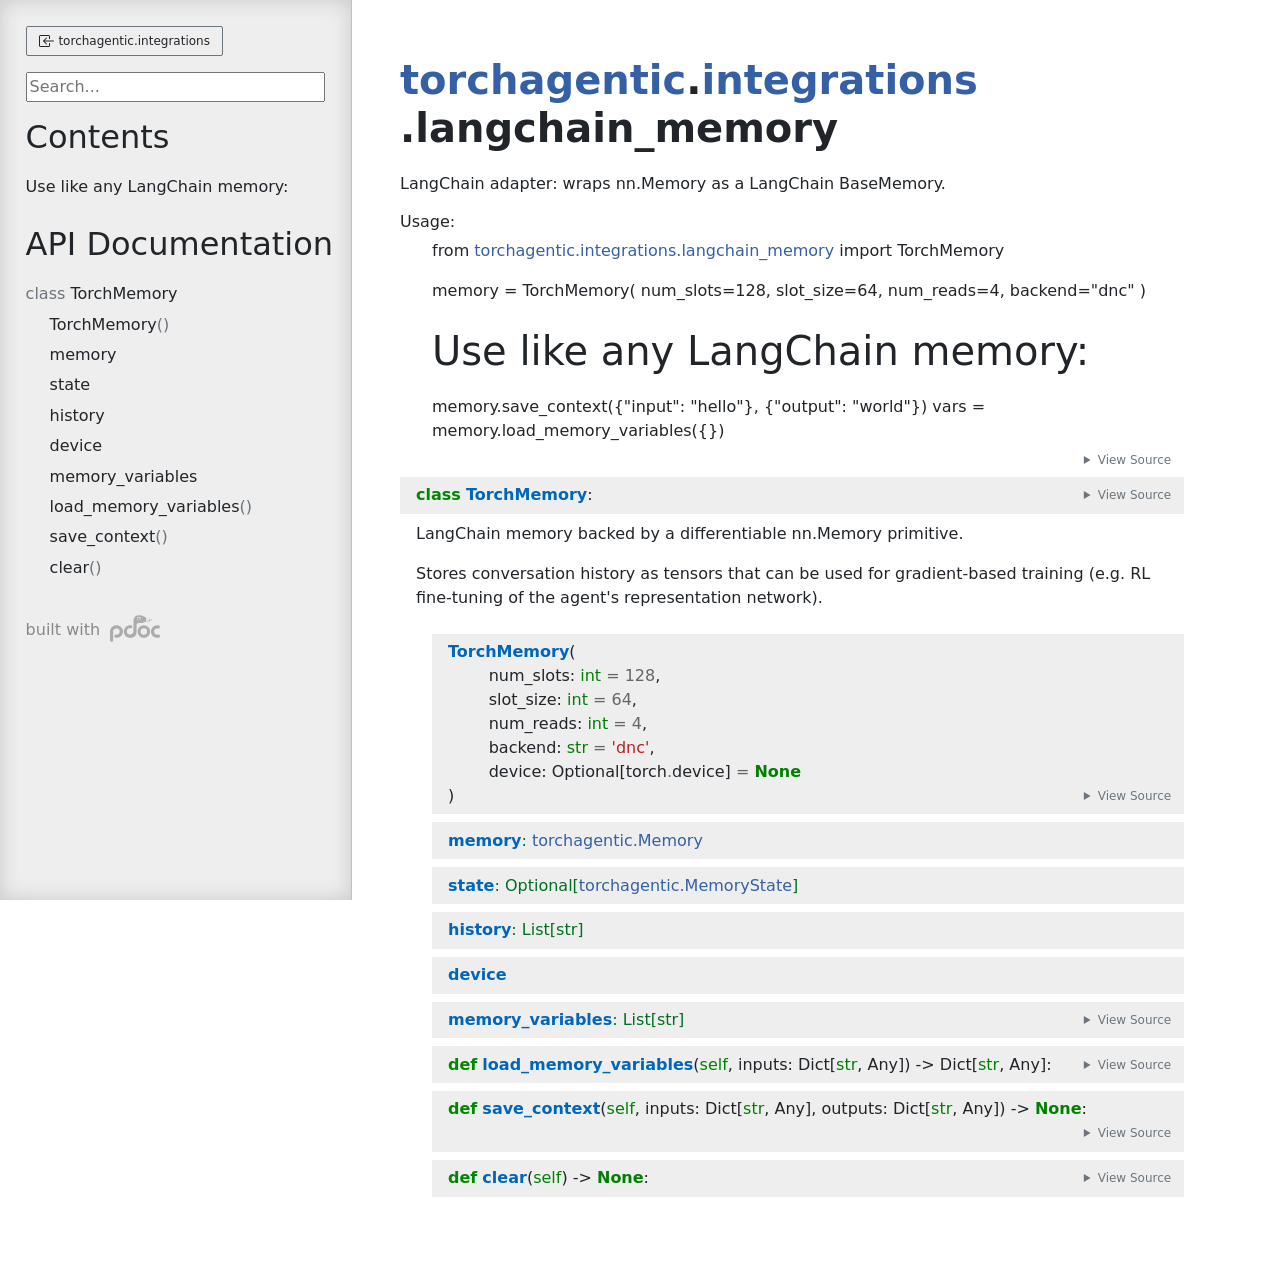
<file: docs/api/torchagentic/integrations/langchain_memory.html>
<!doctype html>
<html lang="en">
<head>
    <meta charset="utf-8">
    <meta name="viewport" content="width=device-width, initial-scale=1">
    <meta name="generator" content="pdoc 16.0.0"/>
    <title>torchagentic.integrations.langchain_memory API documentation</title>

    <style>/*! * Bootstrap Reboot v5.0.0 (https://getbootstrap.com/) * Copyright 2011-2021 The Bootstrap Authors * Copyright 2011-2021 Twitter, Inc. * Licensed under MIT (https://github.com/twbs/bootstrap/blob/main/LICENSE) * Forked from Normalize.css, licensed MIT (https://github.com/necolas/normalize.css/blob/master/LICENSE.md) */*,::after,::before{box-sizing:border-box}@media (prefers-reduced-motion:no-preference){:root{scroll-behavior:smooth}}body{margin:0;font-family:system-ui,-apple-system,"Segoe UI",Roboto,"Helvetica Neue",Arial,"Noto Sans","Liberation Sans",sans-serif,"Apple Color Emoji","Segoe UI Emoji","Segoe UI Symbol","Noto Color Emoji";font-size:1rem;font-weight:400;line-height:1.5;color:#212529;background-color:#fff;-webkit-text-size-adjust:100%;-webkit-tap-highlight-color:transparent}hr{margin:1rem 0;color:inherit;background-color:currentColor;border:0;opacity:.25}hr:not([size]){height:1px}h1,h2,h3,h4,h5,h6{margin-top:0;margin-bottom:.5rem;font-weight:500;line-height:1.2}h1{font-size:calc(1.375rem + 1.5vw)}@media (min-width:1200px){h1{font-size:2.5rem}}h2{font-size:calc(1.325rem + .9vw)}@media (min-width:1200px){h2{font-size:2rem}}h3{font-size:calc(1.3rem + .6vw)}@media (min-width:1200px){h3{font-size:1.75rem}}h4{font-size:calc(1.275rem + .3vw)}@media (min-width:1200px){h4{font-size:1.5rem}}h5{font-size:1.25rem}h6{font-size:1rem}p{margin-top:0;margin-bottom:1rem}abbr[data-bs-original-title],abbr[title]{-webkit-text-decoration:underline dotted;text-decoration:underline dotted;cursor:help;-webkit-text-decoration-skip-ink:none;text-decoration-skip-ink:none}address{margin-bottom:1rem;font-style:normal;line-height:inherit}ol,ul{padding-left:2rem}dl,ol,ul{margin-top:0;margin-bottom:1rem}ol ol,ol ul,ul ol,ul ul{margin-bottom:0}dt{font-weight:700}dd{margin-bottom:.5rem;margin-left:0}blockquote{margin:0 0 1rem}b,strong{font-weight:bolder}small{font-size:.875em}mark{padding:.2em;background-color:#fcf8e3}sub,sup{position:relative;font-size:.75em;line-height:0;vertical-align:baseline}sub{bottom:-.25em}sup{top:-.5em}a{color:#0d6efd;text-decoration:underline}a:hover{color:#0a58ca}a:not([href]):not([class]),a:not([href]):not([class]):hover{color:inherit;text-decoration:none}code,kbd,pre,samp{font-family:SFMono-Regular,Menlo,Monaco,Consolas,"Liberation Mono","Courier New",monospace;font-size:1em;direction:ltr;unicode-bidi:bidi-override}pre{display:block;margin-top:0;margin-bottom:1rem;overflow:auto;font-size:.875em}pre code{font-size:inherit;color:inherit;word-break:normal}code{font-size:.875em;color:#d63384;word-wrap:break-word}a>code{color:inherit}kbd{padding:.2rem .4rem;font-size:.875em;color:#fff;background-color:#212529;border-radius:.2rem}kbd kbd{padding:0;font-size:1em;font-weight:700}figure{margin:0 0 1rem}img,svg{vertical-align:middle}table{caption-side:bottom;border-collapse:collapse}caption{padding-top:.5rem;padding-bottom:.5rem;color:#6c757d;text-align:left}th{text-align:inherit;text-align:-webkit-match-parent}tbody,td,tfoot,th,thead,tr{border-color:inherit;border-style:solid;border-width:0}label{display:inline-block}button{border-radius:0}button:focus:not(:focus-visible){outline:0}button,input,optgroup,select,textarea{margin:0;font-family:inherit;font-size:inherit;line-height:inherit}button,select{text-transform:none}[role=button]{cursor:pointer}select{word-wrap:normal}select:disabled{opacity:1}[list]::-webkit-calendar-picker-indicator{display:none}[type=button],[type=reset],[type=submit],button{-webkit-appearance:button}[type=button]:not(:disabled),[type=reset]:not(:disabled),[type=submit]:not(:disabled),button:not(:disabled){cursor:pointer}::-moz-focus-inner{padding:0;border-style:none}textarea{resize:vertical}fieldset{min-width:0;padding:0;margin:0;border:0}legend{float:left;width:100%;padding:0;margin-bottom:.5rem;font-size:calc(1.275rem + .3vw);line-height:inherit}@media (min-width:1200px){legend{font-size:1.5rem}}legend+*{clear:left}::-webkit-datetime-edit-day-field,::-webkit-datetime-edit-fields-wrapper,::-webkit-datetime-edit-hour-field,::-webkit-datetime-edit-minute,::-webkit-datetime-edit-month-field,::-webkit-datetime-edit-text,::-webkit-datetime-edit-year-field{padding:0}::-webkit-inner-spin-button{height:auto}[type=search]{outline-offset:-2px;-webkit-appearance:textfield}::-webkit-search-decoration{-webkit-appearance:none}::-webkit-color-swatch-wrapper{padding:0}::file-selector-button{font:inherit}::-webkit-file-upload-button{font:inherit;-webkit-appearance:button}output{display:inline-block}iframe{border:0}summary{display:list-item;cursor:pointer}progress{vertical-align:baseline}[hidden]{display:none!important}</style>
    <style>/*! syntax-highlighting.css */pre{line-height:125%;}span.linenos{color:inherit; background-color:transparent; padding-left:5px; padding-right:20px;}.pdoc-code .hll{background-color:#ffffcc}.pdoc-code{background:#f8f8f8;}.pdoc-code .c{color:#3D7B7B; font-style:italic}.pdoc-code .err{border:1px solid #FF0000}.pdoc-code .k{color:#008000; font-weight:bold}.pdoc-code .o{color:#666666}.pdoc-code .ch{color:#3D7B7B; font-style:italic}.pdoc-code .cm{color:#3D7B7B; font-style:italic}.pdoc-code .cp{color:#9C6500}.pdoc-code .cpf{color:#3D7B7B; font-style:italic}.pdoc-code .c1{color:#3D7B7B; font-style:italic}.pdoc-code .cs{color:#3D7B7B; font-style:italic}.pdoc-code .gd{color:#A00000}.pdoc-code .ge{font-style:italic}.pdoc-code .gr{color:#E40000}.pdoc-code .gh{color:#000080; font-weight:bold}.pdoc-code .gi{color:#008400}.pdoc-code .go{color:#717171}.pdoc-code .gp{color:#000080; font-weight:bold}.pdoc-code .gs{font-weight:bold}.pdoc-code .gu{color:#800080; font-weight:bold}.pdoc-code .gt{color:#0044DD}.pdoc-code .kc{color:#008000; font-weight:bold}.pdoc-code .kd{color:#008000; font-weight:bold}.pdoc-code .kn{color:#008000; font-weight:bold}.pdoc-code .kp{color:#008000}.pdoc-code .kr{color:#008000; font-weight:bold}.pdoc-code .kt{color:#B00040}.pdoc-code .m{color:#666666}.pdoc-code .s{color:#BA2121}.pdoc-code .na{color:#687822}.pdoc-code .nb{color:#008000}.pdoc-code .nc{color:#0000FF; font-weight:bold}.pdoc-code .no{color:#880000}.pdoc-code .nd{color:#AA22FF}.pdoc-code .ni{color:#717171; font-weight:bold}.pdoc-code .ne{color:#CB3F38; font-weight:bold}.pdoc-code .nf{color:#0000FF}.pdoc-code .nl{color:#767600}.pdoc-code .nn{color:#0000FF; font-weight:bold}.pdoc-code .nt{color:#008000; font-weight:bold}.pdoc-code .nv{color:#19177C}.pdoc-code .ow{color:#AA22FF; font-weight:bold}.pdoc-code .w{color:#bbbbbb}.pdoc-code .mb{color:#666666}.pdoc-code .mf{color:#666666}.pdoc-code .mh{color:#666666}.pdoc-code .mi{color:#666666}.pdoc-code .mo{color:#666666}.pdoc-code .sa{color:#BA2121}.pdoc-code .sb{color:#BA2121}.pdoc-code .sc{color:#BA2121}.pdoc-code .dl{color:#BA2121}.pdoc-code .sd{color:#BA2121; font-style:italic}.pdoc-code .s2{color:#BA2121}.pdoc-code .se{color:#AA5D1F; font-weight:bold}.pdoc-code .sh{color:#BA2121}.pdoc-code .si{color:#A45A77; font-weight:bold}.pdoc-code .sx{color:#008000}.pdoc-code .sr{color:#A45A77}.pdoc-code .s1{color:#BA2121}.pdoc-code .ss{color:#19177C}.pdoc-code .bp{color:#008000}.pdoc-code .fm{color:#0000FF}.pdoc-code .vc{color:#19177C}.pdoc-code .vg{color:#19177C}.pdoc-code .vi{color:#19177C}.pdoc-code .vm{color:#19177C}.pdoc-code .il{color:#666666}</style>
    <style>/*! theme.css */:root{--pdoc-background:#fff;}.pdoc{--text:#212529;--muted:#6c757d;--link:#3660a5;--link-hover:#1659c5;--code:#f8f8f8;--active:#fff598;--accent:#eee;--accent2:#c1c1c1;--nav-hover:rgba(255, 255, 255, 0.5);--name:#0066BB;--def:#008800;--annotation:#007020;}</style>
    <style>/*! layout.css */html, body{width:100%;height:100%;}html, main{scroll-behavior:smooth;}body{background-color:var(--pdoc-background);}@media (max-width:769px){#navtoggle{cursor:pointer;position:absolute;width:50px;height:40px;top:1rem;right:1rem;border-color:var(--text);color:var(--text);display:flex;opacity:0.8;z-index:999;}#navtoggle:hover{opacity:1;}#togglestate + div{display:none;}#togglestate:checked + div{display:inherit;}main, header{padding:2rem 3vw;}header + main{margin-top:-3rem;}.git-button{display:none !important;}nav input[type="search"]{max-width:77%;}nav input[type="search"]:first-child{margin-top:-6px;}nav input[type="search"]:valid ~ *{display:none !important;}}@media (min-width:770px){:root{--sidebar-width:clamp(12.5rem, 28vw, 22rem);}nav{position:fixed;overflow:auto;height:100vh;width:var(--sidebar-width);}main, header{padding:3rem 2rem 3rem calc(var(--sidebar-width) + 3rem);width:calc(54rem + var(--sidebar-width));max-width:100%;}header + main{margin-top:-4rem;}#navtoggle{display:none;}}#togglestate{position:absolute;height:0;opacity:0;}nav.pdoc{--pad:clamp(0.5rem, 2vw, 1.75rem);--indent:1.5rem;background-color:var(--accent);border-right:1px solid var(--accent2);box-shadow:0 0 20px rgba(50, 50, 50, .2) inset;padding:0 0 0 var(--pad);overflow-wrap:anywhere;scrollbar-width:thin; scrollbar-color:var(--accent2) transparent; z-index:1}nav.pdoc::-webkit-scrollbar{width:.4rem; }nav.pdoc::-webkit-scrollbar-thumb{background-color:var(--accent2); }nav.pdoc > div{padding:var(--pad) 0;}nav.pdoc .module-list-button{display:inline-flex;align-items:center;color:var(--text);border-color:var(--muted);margin-bottom:1rem;}nav.pdoc .module-list-button:hover{border-color:var(--text);}nav.pdoc input[type=search]{display:block;outline-offset:0;width:calc(100% - var(--pad));}nav.pdoc .logo{max-width:calc(100% - var(--pad));max-height:35vh;display:block;margin:0 auto 1rem;transform:translate(calc(-.5 * var(--pad)), 0);}nav.pdoc ul{list-style:none;padding-left:0;}nav.pdoc > div > ul{margin-left:calc(0px - var(--pad));}nav.pdoc li a{padding:.2rem 0 .2rem calc(var(--pad) + var(--indent));}nav.pdoc > div > ul > li > a{padding-left:var(--pad);}nav.pdoc li{transition:all 100ms;}nav.pdoc li:hover{background-color:var(--nav-hover);}nav.pdoc a, nav.pdoc a:hover{color:var(--text);}nav.pdoc a{display:block;}nav.pdoc > h2:first-of-type{margin-top:1.5rem;}nav.pdoc .class:before{content:"class ";color:var(--muted);}nav.pdoc .function:after{content:"()";color:var(--muted);}nav.pdoc footer:before{content:"";display:block;width:calc(100% - var(--pad));border-top:solid var(--accent2) 1px;margin-top:1.5rem;padding-top:.5rem;}nav.pdoc footer{font-size:small;}</style>
    <style>/*! content.css */.pdoc{color:var(--text);box-sizing:border-box;line-height:1.5;background:none;}.pdoc .pdoc-button{cursor:pointer;display:inline-block;border:solid black 1px;border-radius:2px;font-size:.75rem;padding:calc(0.5em - 1px) 1em;transition:100ms all;}.pdoc .alert{padding:1rem 1rem 1rem calc(1.5rem + 24px);border:1px solid transparent;border-radius:.25rem;background-repeat:no-repeat;background-position:.75rem center;margin-bottom:1rem;}.pdoc .alert > em{display:none;}.pdoc .alert > *:last-child{margin-bottom:0;}.pdoc .alert.note{color:#084298;background-color:#cfe2ff;border-color:#b6d4fe;background-image:url("data:image/svg+xml,%3Csvg%20xmlns%3D%22http%3A//www.w3.org/2000/svg%22%20width%3D%2224%22%20height%3D%2224%22%20fill%3D%22%23084298%22%20viewBox%3D%220%200%2016%2016%22%3E%3Cpath%20d%3D%22M8%2016A8%208%200%201%200%208%200a8%208%200%200%200%200%2016zm.93-9.412-1%204.705c-.07.34.029.533.304.533.194%200%20.487-.07.686-.246l-.088.416c-.287.346-.92.598-1.465.598-.703%200-1.002-.422-.808-1.319l.738-3.468c.064-.293.006-.399-.287-.47l-.451-.081.082-.381%202.29-.287zM8%205.5a1%201%200%201%201%200-2%201%201%200%200%201%200%202z%22/%3E%3C/svg%3E");}.pdoc .alert.tip{color:#0a3622;background-color:#d1e7dd;border-color:#a3cfbb;background-image:url("data:image/svg+xml,%3Csvg%20xmlns%3D%22http%3A//www.w3.org/2000/svg%22%20width%3D%2224%22%20height%3D%2224%22%20fill%3D%22%230a3622%22%20viewBox%3D%220%200%2016%2016%22%3E%3Cpath%20d%3D%22M2%206a6%206%200%201%201%2010.174%204.31c-.203.196-.359.4-.453.619l-.762%201.769A.5.5%200%200%201%2010.5%2013a.5.5%200%200%201%200%201%20.5.5%200%200%201%200%201l-.224.447a1%201%200%200%201-.894.553H6.618a1%201%200%200%201-.894-.553L5.5%2015a.5.5%200%200%201%200-1%20.5.5%200%200%201%200-1%20.5.5%200%200%201-.46-.302l-.761-1.77a2%202%200%200%200-.453-.618A5.98%205.98%200%200%201%202%206m6-5a5%205%200%200%200-3.479%208.592c.263.254.514.564.676.941L5.83%2012h4.342l.632-1.467c.162-.377.413-.687.676-.941A5%205%200%200%200%208%201%22/%3E%3C/svg%3E");}.pdoc .alert.important{color:#055160;background-color:#cff4fc;border-color:#9eeaf9;background-image:url("data:image/svg+xml,%3Csvg%20xmlns%3D%22http%3A//www.w3.org/2000/svg%22%20width%3D%2224%22%20height%3D%2224%22%20fill%3D%22%23055160%22%20viewBox%3D%220%200%2016%2016%22%3E%3Cpath%20d%3D%22M2%200a2%202%200%200%200-2%202v12a2%202%200%200%200%202%202h12a2%202%200%200%200%202-2V2a2%202%200%200%200-2-2zm6%204c.535%200%20.954.462.9.995l-.35%203.507a.552.552%200%200%201-1.1%200L7.1%204.995A.905.905%200%200%201%208%204m.002%206a1%201%200%201%201%200%202%201%201%200%200%201%200-2%22/%3E%3C/svg%3E");}.pdoc .alert.warning{color:#664d03;background-color:#fff3cd;border-color:#ffecb5;background-image:url("data:image/svg+xml,%3Csvg%20xmlns%3D%22http%3A//www.w3.org/2000/svg%22%20width%3D%2224%22%20height%3D%2224%22%20fill%3D%22%23664d03%22%20viewBox%3D%220%200%2016%2016%22%3E%3Cpath%20d%3D%22M8.982%201.566a1.13%201.13%200%200%200-1.96%200L.165%2013.233c-.457.778.091%201.767.98%201.767h13.713c.889%200%201.438-.99.98-1.767L8.982%201.566zM8%205c.535%200%20.954.462.9.995l-.35%203.507a.552.552%200%200%201-1.1%200L7.1%205.995A.905.905%200%200%201%208%205zm.002%206a1%201%200%201%201%200%202%201%201%200%200%201%200-2z%22/%3E%3C/svg%3E");}.pdoc .alert.caution{color:#842029;background-color:#f8d7da;border-color:#f5c2c7;background-image:url("data:image/svg+xml,%3Csvg%20xmlns%3D%22http%3A//www.w3.org/2000/svg%22%20width%3D%2224%22%20height%3D%2224%22%20fill%3D%22%23842029%22%20viewBox%3D%220%200%2016%2016%22%3E%3Cpath%20d%3D%22M11.46.146A.5.5%200%200%200%2011.107%200H4.893a.5.5%200%200%200-.353.146L.146%204.54A.5.5%200%200%200%200%204.893v6.214a.5.5%200%200%200%20.146.353l4.394%204.394a.5.5%200%200%200%20.353.146h6.214a.5.5%200%200%200%20.353-.146l4.394-4.394a.5.5%200%200%200%20.146-.353V4.893a.5.5%200%200%200-.146-.353zM8%204c.535%200%20.954.462.9.995l-.35%203.507a.552.552%200%200%201-1.1%200L7.1%204.995A.905.905%200%200%201%208%204m.002%206a1%201%200%201%201%200%202%201%201%200%200%201%200-2%22/%3E%3C/svg%3E");}.pdoc .alert.danger{color:#842029;background-color:#f8d7da;border-color:#f5c2c7;background-image:url("data:image/svg+xml,%3Csvg%20xmlns%3D%22http%3A//www.w3.org/2000/svg%22%20width%3D%2224%22%20height%3D%2224%22%20fill%3D%22%23842029%22%20viewBox%3D%220%200%2016%2016%22%3E%3Cpath%20d%3D%22M5.52.359A.5.5%200%200%201%206%200h4a.5.5%200%200%201%20.474.658L8.694%206H12.5a.5.5%200%200%201%20.395.807l-7%209a.5.5%200%200%201-.873-.454L6.823%209.5H3.5a.5.5%200%200%201-.48-.641l2.5-8.5z%22/%3E%3C/svg%3E");}.pdoc .visually-hidden{position:absolute !important;width:1px !important;height:1px !important;padding:0 !important;margin:-1px !important;overflow:hidden !important;clip:rect(0, 0, 0, 0) !important;white-space:nowrap !important;border:0 !important;}.pdoc h1, .pdoc h2, .pdoc h3{font-weight:300;margin:.3em 0;padding:.2em 0;}.pdoc > section:not(.module-info) h1{font-size:1.5rem;font-weight:500;}.pdoc > section:not(.module-info) h2{font-size:1.4rem;font-weight:500;}.pdoc > section:not(.module-info) h3{font-size:1.3rem;font-weight:500;}.pdoc > section:not(.module-info) h4{font-size:1.2rem;}.pdoc > section:not(.module-info) h5{font-size:1.1rem;}.pdoc a{text-decoration:none;color:var(--link);}.pdoc a:hover{color:var(--link-hover);}.pdoc blockquote{margin-left:2rem;}.pdoc pre{border-top:1px solid var(--accent2);border-bottom:1px solid var(--accent2);margin-top:0;margin-bottom:1em;padding:.5rem 0 .5rem .5rem;overflow-x:auto;background-color:var(--code);}.pdoc code{color:var(--text);padding:.2em .4em;margin:0;font-size:85%;background-color:var(--accent);border-radius:6px;}.pdoc a > code{color:inherit;}.pdoc pre > code{display:inline-block;font-size:inherit;background:none;border:none;padding:0;}.pdoc > section:not(.module-info){margin-bottom:1.5rem;}.pdoc .modulename{margin-top:0;font-weight:bold;}.pdoc .modulename a{color:var(--link);transition:100ms all;}.pdoc .git-button{float:right;border:solid var(--link) 1px;}.pdoc .git-button:hover{background-color:var(--link);color:var(--pdoc-background);}.view-source-toggle-state,.view-source-toggle-state ~ .pdoc-code{display:none;}.view-source-toggle-state:checked ~ .pdoc-code{display:block;}.view-source-button{display:inline-block;float:right;font-size:.75rem;line-height:1.5rem;color:var(--muted);padding:0 .4rem 0 1.3rem;cursor:pointer;text-indent:-2px;}.view-source-button > span{visibility:hidden;}.module-info .view-source-button{float:none;display:flex;justify-content:flex-end;margin:-1.2rem .4rem -.2rem 0;}.view-source-button::before{position:absolute;content:"View Source";display:list-item;list-style-type:disclosure-closed;}.view-source-toggle-state:checked ~ .attr .view-source-button::before,.view-source-toggle-state:checked ~ .view-source-button::before{list-style-type:disclosure-open;}.pdoc .docstring{margin-bottom:1.5rem;}.pdoc section:not(.module-info) .docstring{margin-left:clamp(0rem, 5vw - 2rem, 1rem);}.pdoc .docstring .pdoc-code{margin-left:1em;margin-right:1em;}.pdoc h1:target,.pdoc h2:target,.pdoc h3:target,.pdoc h4:target,.pdoc h5:target,.pdoc h6:target,.pdoc .pdoc-code > pre > span:target{background-color:var(--active);box-shadow:-1rem 0 0 0 var(--active);}.pdoc .pdoc-code > pre > span:target{display:block;}.pdoc div:target > .attr,.pdoc section:target > .attr,.pdoc dd:target > a{background-color:var(--active);}.pdoc *{scroll-margin:2rem;}.pdoc .pdoc-code .linenos{user-select:none;}.pdoc .attr:hover{filter:contrast(0.95);}.pdoc section, .pdoc .classattr{position:relative;}.pdoc .headerlink{--width:clamp(1rem, 3vw, 2rem);position:absolute;top:0;left:calc(0rem - var(--width));transition:all 100ms ease-in-out;opacity:0;}.pdoc .headerlink::before{content:"#";display:block;text-align:center;width:var(--width);height:2.3rem;line-height:2.3rem;font-size:1.5rem;}.pdoc .attr:hover ~ .headerlink,.pdoc *:target > .headerlink,.pdoc .headerlink:hover{opacity:1;}.pdoc .attr{display:block;margin:.5rem 0 .5rem;padding:.4rem .4rem .4rem 1rem;background-color:var(--accent);overflow-x:auto;}.pdoc .classattr{margin-left:2rem;}.pdoc .decorator-deprecated{color:#842029;}.pdoc .decorator-deprecated ~ span{filter:grayscale(1) opacity(0.8);}.pdoc .name{color:var(--name);font-weight:bold;}.pdoc .def{color:var(--def);font-weight:bold;}.pdoc .signature{background-color:transparent;}.pdoc .param, .pdoc .return-annotation{white-space:pre;}.pdoc .signature.multiline .param{display:block;}.pdoc .signature.condensed .param{display:inline-block;}.pdoc .annotation{color:var(--annotation);}.pdoc .view-value-toggle-state,.pdoc .view-value-toggle-state ~ .default_value{display:none;}.pdoc .view-value-toggle-state:checked ~ .default_value{display:inherit;}.pdoc .view-value-button{font-size:.5rem;vertical-align:middle;border-style:dashed;margin-top:-0.1rem;}.pdoc .view-value-button:hover{background:white;}.pdoc .view-value-button::before{content:"show";text-align:center;width:2.2em;display:inline-block;}.pdoc .view-value-toggle-state:checked ~ .view-value-button::before{content:"hide";}.pdoc .inherited{margin-left:2rem;}.pdoc .inherited dt{font-weight:700;}.pdoc .inherited dt, .pdoc .inherited dd{display:inline;margin-left:0;margin-bottom:.5rem;}.pdoc .inherited dd:not(:last-child):after{content:", ";}.pdoc .inherited .class:before{content:"class ";}.pdoc .inherited .function a:after{content:"()";}.pdoc .search-result .docstring{overflow:auto;max-height:25vh;}.pdoc .search-result.focused > .attr{background-color:var(--active);}.pdoc .attribution{margin-top:2rem;display:block;opacity:0.5;transition:all 200ms;filter:grayscale(100%);}.pdoc .attribution:hover{opacity:1;filter:grayscale(0%);}.pdoc .attribution img{margin-left:5px;height:27px;vertical-align:bottom;width:50px;transition:all 200ms;}.pdoc table{display:block;width:max-content;max-width:100%;overflow:auto;margin-bottom:1rem;}.pdoc table th{font-weight:600;}.pdoc table th, .pdoc table td{padding:6px 13px;border:1px solid var(--accent2);}</style>
    <style>/*! custom.css */</style></head>
<body>
    <nav class="pdoc">
        <label id="navtoggle" for="togglestate" class="pdoc-button"><svg xmlns='http://www.w3.org/2000/svg' viewBox='0 0 30 30'><path stroke-linecap='round' stroke="currentColor" stroke-miterlimit='10' stroke-width='2' d='M4 7h22M4 15h22M4 23h22'/></svg></label>
        <input id="togglestate" type="checkbox" aria-hidden="true" tabindex="-1">
        <div>            <a class="pdoc-button module-list-button" href="../integrations.html">
<svg xmlns="http://www.w3.org/2000/svg" width="16" height="16" fill="currentColor" class="bi bi-box-arrow-in-left" viewBox="0 0 16 16">
  <path fill-rule="evenodd" d="M10 3.5a.5.5 0 0 0-.5-.5h-8a.5.5 0 0 0-.5.5v9a.5.5 0 0 0 .5.5h8a.5.5 0 0 0 .5-.5v-2a.5.5 0 0 1 1 0v2A1.5 1.5 0 0 1 9.5 14h-8A1.5 1.5 0 0 1 0 12.5v-9A1.5 1.5 0 0 1 1.5 2h8A1.5 1.5 0 0 1 11 3.5v2a.5.5 0 0 1-1 0v-2z"/>
  <path fill-rule="evenodd" d="M4.146 8.354a.5.5 0 0 1 0-.708l3-3a.5.5 0 1 1 .708.708L5.707 7.5H14.5a.5.5 0 0 1 0 1H5.707l2.147 2.146a.5.5 0 0 1-.708.708l-3-3z"/>
</svg>                &nbsp;torchagentic.integrations</a>


            <input type="search" placeholder="Search..." role="searchbox" aria-label="search"
                   pattern=".+" required>

            <h2>Contents</h2>
            <ul>
  <li><a href="#use-like-any-langchain-memory">Use like any LangChain memory:</a></li>
</ul>



            <h2>API Documentation</h2>
                <ul class="memberlist">
            <li>
                    <a class="class" href="#TorchMemory">TorchMemory</a>
                            <ul class="memberlist">
                        <li>
                                <a class="function" href="#TorchMemory.__init__">TorchMemory</a>
                        </li>
                        <li>
                                <a class="variable" href="#TorchMemory.memory">memory</a>
                        </li>
                        <li>
                                <a class="variable" href="#TorchMemory.state">state</a>
                        </li>
                        <li>
                                <a class="variable" href="#TorchMemory.history">history</a>
                        </li>
                        <li>
                                <a class="variable" href="#TorchMemory.device">device</a>
                        </li>
                        <li>
                                <a class="variable" href="#TorchMemory.memory_variables">memory_variables</a>
                        </li>
                        <li>
                                <a class="function" href="#TorchMemory.load_memory_variables">load_memory_variables</a>
                        </li>
                        <li>
                                <a class="function" href="#TorchMemory.save_context">save_context</a>
                        </li>
                        <li>
                                <a class="function" href="#TorchMemory.clear">clear</a>
                        </li>
                </ul>

            </li>
    </ul>



        <a class="attribution" title="pdoc: Python API documentation generator" href="https://pdoc.dev" target="_blank">
            built with <span class="visually-hidden">pdoc</span><img
                alt="pdoc logo"
                src="data:image/svg+xml,%3Csvg%20xmlns%3D%22http%3A//www.w3.org/2000/svg%22%20role%3D%22img%22%20aria-label%3D%22pdoc%20logo%22%20width%3D%22300%22%20height%3D%22160%22%20viewBox%3D%220%200%20150%2080%22%3E%3Ctitle%3Epdoc%3C/title%3E%3Cpath%20d%3D%22M132.316%2048.886c.276-4.679%202.342-6.698%204.409-7.982s4.27-1.165%206.751-1.055c1.586.07%203.044.156%204.222-.482%201.142-.619%202.026-1.932%202.162-3.739.268-3.576-1.929-5.368-5.006-5.551s-7.599.524-10.517%201.606c-4.455%201.652-8.588%206.606-9.552%208.992s-2.342%206.193-1.745%2010.873%202.664%209.221%205.878%2011.79%205.878%203.808%2010.103%204.312%203.444.229%206.062.229%205.006-2.202%204.914-4.909-2.296-5.001-4.501-4.863-3.077.505-5.281.229-7.715-2.064-7.899-9.451z%22%20fill%3D%22%23198754%22/%3E%3Ccircle%20cx%3D%22101.504%22%20cy%3D%2248.943%22%20r%3D%2214.208%22%20fill%3D%22none%22%20stroke%3D%22%23198754%22%20stroke-width%3D%229.354%22/%3E%3Cpath%20d%3D%22M87.81.002c-3.637.065-5.001.454-7.014%201.232s-3.443%201.363-6.3%204.282c-1.723%201.76-3.148%205.019-3.776%207.329-.413%201.521-.316%202.63-.316%202.63l-.195%2034.612c.065%205.774-6.755%208.305-9.612%208.37s-9.678-1.038-9.743-9.408%207.128-9.521%208.362-9.521c1.413-.13%202.526-.021%203.718-.016%202.071.009%204.157-.778%204.092-4.671s-4.157-4.736-4.157-4.736c-6.3-.843-11.43%202.206-11.43%202.206S40.917%2038.15%2041.372%2049.634%2051.568%2068.19%2061.311%2068.125s18.316-7.007%2018.445-17.193l.13-22.772c.046-2.291%202.683-3.644%204.476-4.203.745-.232%201.694-.274%201.694-.274l10.457-.13s4.871-.324%207.729-3.114%204.352-6.294%204.352-6.294.974-3.049.13-4.606-.195-1.233-2.792-3.309-8.573-4.477-8.573-4.477S91.447-.063%2087.81.002zM0%2047.169l.065%2028.417S0%2080.127%204.481%2079.997s5.072-3.866%205.049-4.152l-.113-28.482s1.624-7.656%209.937-7.721%2010.002%206.942%2010.002%208.499-.909%2010.51-9.093%2010.51c-.948%200-2.99-.567-4.145-.272-3.919%201-3.194%204.554-3.194%204.554s.065%205.061%207.404%204.996%2018.575-6.034%2018.575-19.074S26.953%2030.04%2019.549%2029.91%201.234%2035.296%200%2047.169z%22%20fill%3D%22%23198754%22/%3E%3Cg%20transform%3D%22matrix%28.325601%200%200%20.325256%20-10.32669%20-45.802786%29%22%3E%3Ccircle%20cx%3D%22297.554%22%20cy%3D%22172.286%22%20r%3D%2216.5%22%20fill%3D%22%23fff%22/%3E%3Cellipse%20cx%3D%22297.709%22%20cy%3D%22172.642%22%20rx%3D%2211.071%22%20ry%3D%2210.871%22%20fill%3D%22%23105a48%22/%3E%3Ccircle%20cx%3D%22304.104%22%20cy%3D%22167.667%22%20r%3D%224.5%22%20fill%3D%22%23fff%22/%3E%3C/g%3E%3Cpath%20d%3D%22M94.661%2017.032l.893-1.476s.99.714%201.916.925%201.575.114%202.955.114l14.565-.162c1.283-.032%203.085-.762%203.02-3.293s-.373-3.503-.373-3.503l1.283-.487s.52.503.877%201.573.309%201.995.292%202.66-.227%201.541-.227%201.541%201.564-.308%202.359-1.038.823-.779%201.489-1.508.812-.86.812-.86.552-.13.877.26.341.957.065%201.46-1.672%202.206-3.247%203.066-2.76%201.427-3.929%201.768-3.848.73-7.063.714l-10.944-.114s-2.143-.081-3.02-.373-2.241-.973-2.598-1.265z%22%20fill%3D%22%23d36d49%22/%3E%3Cg%20fill%3D%22%23105a48%22%3E%3Cellipse%20cx%3D%2293.052%22%20cy%3D%2243.567%22%20rx%3D%22.869%22%20ry%3D%221.014%22%20transform%3D%22rotate%28341.022%29%22/%3E%3Cellipse%20cx%3D%22104.3%22%20cy%3D%22-16.184%22%20rx%3D%22.865%22%20ry%3D%221.009%22%20transform%3D%22rotate%2814.786%29%22/%3E%3C/g%3E%3C/svg%3E"/>
        </a>
</div>
    </nav>
    <main class="pdoc">
            <section class="module-info">
                    <h1 class="modulename">
<a href="./../../torchagentic.html">torchagentic</a><wbr>.<a href="./../integrations.html">integrations</a><wbr>.langchain_memory    </h1>

                        <div class="docstring"><p>LangChain adapter: wraps nn.Memory as a LangChain BaseMemory.</p>

<h6 id="usage">Usage:</h6>

<blockquote>
  <p>from <a href="">torchagentic.integrations.langchain_memory</a> import TorchMemory</p>
  
  <p>memory = TorchMemory(
      num_slots=128, slot_size=64, num_reads=4, backend="dnc"
  )</p>
  
  <h1 id="use-like-any-langchain-memory">Use like any LangChain memory:</h1>
  
  <p>memory.save_context({"input": "hello"}, {"output": "world"})
  vars = memory.load_memory_variables({})</p>
</blockquote>
</div>

                        <input id="mod-langchain_memory-view-source" class="view-source-toggle-state" type="checkbox" aria-hidden="true" tabindex="-1">

                        <label class="view-source-button" for="mod-langchain_memory-view-source"><span>View Source</span></label>

                        <div class="pdoc-code codehilite"><pre><span></span><span id="L-1"><a href="#L-1"><span class="linenos"> 1</span></a><span class="sd">&quot;&quot;&quot;</span>
</span><span id="L-2"><a href="#L-2"><span class="linenos"> 2</span></a><span class="sd">LangChain adapter: wraps nn.Memory as a LangChain BaseMemory.</span>
</span><span id="L-3"><a href="#L-3"><span class="linenos"> 3</span></a>
</span><span id="L-4"><a href="#L-4"><span class="linenos"> 4</span></a><span class="sd">Usage:</span>
</span><span id="L-5"><a href="#L-5"><span class="linenos"> 5</span></a><span class="sd">    from torchagentic.integrations.langchain_memory import TorchMemory</span>
</span><span id="L-6"><a href="#L-6"><span class="linenos"> 6</span></a>
</span><span id="L-7"><a href="#L-7"><span class="linenos"> 7</span></a><span class="sd">    memory = TorchMemory(</span>
</span><span id="L-8"><a href="#L-8"><span class="linenos"> 8</span></a><span class="sd">        num_slots=128, slot_size=64, num_reads=4, backend=&quot;dnc&quot;</span>
</span><span id="L-9"><a href="#L-9"><span class="linenos"> 9</span></a><span class="sd">    )</span>
</span><span id="L-10"><a href="#L-10"><span class="linenos">10</span></a><span class="sd">    # Use like any LangChain memory:</span>
</span><span id="L-11"><a href="#L-11"><span class="linenos">11</span></a><span class="sd">    memory.save_context({&quot;input&quot;: &quot;hello&quot;}, {&quot;output&quot;: &quot;world&quot;})</span>
</span><span id="L-12"><a href="#L-12"><span class="linenos">12</span></a><span class="sd">    vars = memory.load_memory_variables({})</span>
</span><span id="L-13"><a href="#L-13"><span class="linenos">13</span></a><span class="sd">&quot;&quot;&quot;</span>
</span><span id="L-14"><a href="#L-14"><span class="linenos">14</span></a>
</span><span id="L-15"><a href="#L-15"><span class="linenos">15</span></a><span class="kn">from</span><span class="w"> </span><span class="nn">typing</span><span class="w"> </span><span class="kn">import</span> <span class="n">Any</span><span class="p">,</span> <span class="n">Dict</span><span class="p">,</span> <span class="n">List</span><span class="p">,</span> <span class="n">Optional</span>
</span><span id="L-16"><a href="#L-16"><span class="linenos">16</span></a>
</span><span id="L-17"><a href="#L-17"><span class="linenos">17</span></a><span class="k">try</span><span class="p">:</span>
</span><span id="L-18"><a href="#L-18"><span class="linenos">18</span></a>    <span class="kn">from</span><span class="w"> </span><span class="nn">langchain.schema</span><span class="w"> </span><span class="kn">import</span> <span class="n">BaseMemory</span>
</span><span id="L-19"><a href="#L-19"><span class="linenos">19</span></a><span class="k">except</span> <span class="ne">ImportError</span><span class="p">:</span>
</span><span id="L-20"><a href="#L-20"><span class="linenos">20</span></a>    <span class="n">BaseMemory</span> <span class="o">=</span> <span class="nb">object</span>  <span class="c1"># fallback stub</span>
</span><span id="L-21"><a href="#L-21"><span class="linenos">21</span></a>
</span><span id="L-22"><a href="#L-22"><span class="linenos">22</span></a><span class="kn">import</span><span class="w"> </span><span class="nn">torch</span>
</span><span id="L-23"><a href="#L-23"><span class="linenos">23</span></a><span class="kn">from</span><span class="w"> </span><span class="nn">torchagentic.nn</span><span class="w"> </span><span class="kn">import</span> <span class="n">Memory</span><span class="p">,</span> <span class="n">MemoryState</span>
</span><span id="L-24"><a href="#L-24"><span class="linenos">24</span></a>
</span><span id="L-25"><a href="#L-25"><span class="linenos">25</span></a>
</span><span id="L-26"><a href="#L-26"><span class="linenos">26</span></a><span class="k">class</span><span class="w"> </span><span class="nc">TorchMemory</span><span class="p">(</span><span class="n">BaseMemory</span> <span class="k">if</span> <span class="n">BaseMemory</span> <span class="ow">is</span> <span class="ow">not</span> <span class="nb">object</span> <span class="k">else</span> <span class="nb">object</span><span class="p">):</span>
</span><span id="L-27"><a href="#L-27"><span class="linenos">27</span></a><span class="w">    </span><span class="sd">&quot;&quot;&quot;LangChain memory backed by a differentiable nn.Memory primitive.</span>
</span><span id="L-28"><a href="#L-28"><span class="linenos">28</span></a>
</span><span id="L-29"><a href="#L-29"><span class="linenos">29</span></a><span class="sd">    Stores conversation history as tensors that can be used for</span>
</span><span id="L-30"><a href="#L-30"><span class="linenos">30</span></a><span class="sd">    gradient-based training (e.g. RL fine-tuning of the agent&#39;s</span>
</span><span id="L-31"><a href="#L-31"><span class="linenos">31</span></a><span class="sd">    representation network).</span>
</span><span id="L-32"><a href="#L-32"><span class="linenos">32</span></a><span class="sd">    &quot;&quot;&quot;</span>
</span><span id="L-33"><a href="#L-33"><span class="linenos">33</span></a>
</span><span id="L-34"><a href="#L-34"><span class="linenos">34</span></a>    <span class="n">memory</span><span class="p">:</span> <span class="n">Memory</span>
</span><span id="L-35"><a href="#L-35"><span class="linenos">35</span></a>    <span class="n">state</span><span class="p">:</span> <span class="n">Optional</span><span class="p">[</span><span class="n">MemoryState</span><span class="p">]</span>
</span><span id="L-36"><a href="#L-36"><span class="linenos">36</span></a>    <span class="n">history</span><span class="p">:</span> <span class="n">List</span><span class="p">[</span><span class="nb">str</span><span class="p">]</span>
</span><span id="L-37"><a href="#L-37"><span class="linenos">37</span></a>
</span><span id="L-38"><a href="#L-38"><span class="linenos">38</span></a>    <span class="k">def</span><span class="w"> </span><span class="fm">__init__</span><span class="p">(</span>
</span><span id="L-39"><a href="#L-39"><span class="linenos">39</span></a>        <span class="bp">self</span><span class="p">,</span>
</span><span id="L-40"><a href="#L-40"><span class="linenos">40</span></a>        <span class="n">num_slots</span><span class="p">:</span> <span class="nb">int</span> <span class="o">=</span> <span class="mi">128</span><span class="p">,</span>
</span><span id="L-41"><a href="#L-41"><span class="linenos">41</span></a>        <span class="n">slot_size</span><span class="p">:</span> <span class="nb">int</span> <span class="o">=</span> <span class="mi">64</span><span class="p">,</span>
</span><span id="L-42"><a href="#L-42"><span class="linenos">42</span></a>        <span class="n">num_reads</span><span class="p">:</span> <span class="nb">int</span> <span class="o">=</span> <span class="mi">4</span><span class="p">,</span>
</span><span id="L-43"><a href="#L-43"><span class="linenos">43</span></a>        <span class="n">backend</span><span class="p">:</span> <span class="nb">str</span> <span class="o">=</span> <span class="s2">&quot;dnc&quot;</span><span class="p">,</span>
</span><span id="L-44"><a href="#L-44"><span class="linenos">44</span></a>        <span class="n">device</span><span class="p">:</span> <span class="n">Optional</span><span class="p">[</span><span class="n">torch</span><span class="o">.</span><span class="n">device</span><span class="p">]</span> <span class="o">=</span> <span class="kc">None</span><span class="p">,</span>
</span><span id="L-45"><a href="#L-45"><span class="linenos">45</span></a>    <span class="p">):</span>
</span><span id="L-46"><a href="#L-46"><span class="linenos">46</span></a>        <span class="k">if</span> <span class="n">BaseMemory</span> <span class="ow">is</span> <span class="nb">object</span><span class="p">:</span>
</span><span id="L-47"><a href="#L-47"><span class="linenos">47</span></a>            <span class="k">raise</span> <span class="ne">ImportError</span><span class="p">(</span><span class="s2">&quot;langchain is not installed. pip install langchain&quot;</span><span class="p">)</span>
</span><span id="L-48"><a href="#L-48"><span class="linenos">48</span></a>        <span class="nb">super</span><span class="p">()</span><span class="o">.</span><span class="fm">__init__</span><span class="p">()</span>
</span><span id="L-49"><a href="#L-49"><span class="linenos">49</span></a>        <span class="bp">self</span><span class="o">.</span><span class="n">memory</span> <span class="o">=</span> <span class="n">Memory</span><span class="p">(</span>
</span><span id="L-50"><a href="#L-50"><span class="linenos">50</span></a>            <span class="n">num_slots</span><span class="o">=</span><span class="n">num_slots</span><span class="p">,</span>
</span><span id="L-51"><a href="#L-51"><span class="linenos">51</span></a>            <span class="n">slot_size</span><span class="o">=</span><span class="n">slot_size</span><span class="p">,</span>
</span><span id="L-52"><a href="#L-52"><span class="linenos">52</span></a>            <span class="n">num_reads</span><span class="o">=</span><span class="n">num_reads</span><span class="p">,</span>
</span><span id="L-53"><a href="#L-53"><span class="linenos">53</span></a>            <span class="n">backend</span><span class="o">=</span><span class="n">backend</span><span class="p">,</span>
</span><span id="L-54"><a href="#L-54"><span class="linenos">54</span></a>        <span class="p">)</span>
</span><span id="L-55"><a href="#L-55"><span class="linenos">55</span></a>        <span class="bp">self</span><span class="o">.</span><span class="n">device</span> <span class="o">=</span> <span class="n">device</span> <span class="ow">or</span> <span class="n">torch</span><span class="o">.</span><span class="n">device</span><span class="p">(</span><span class="s2">&quot;cpu&quot;</span><span class="p">)</span>
</span><span id="L-56"><a href="#L-56"><span class="linenos">56</span></a>        <span class="bp">self</span><span class="o">.</span><span class="n">memory</span><span class="o">.</span><span class="n">to</span><span class="p">(</span><span class="bp">self</span><span class="o">.</span><span class="n">device</span><span class="p">)</span>
</span><span id="L-57"><a href="#L-57"><span class="linenos">57</span></a>        <span class="bp">self</span><span class="o">.</span><span class="n">state</span> <span class="o">=</span> <span class="kc">None</span>
</span><span id="L-58"><a href="#L-58"><span class="linenos">58</span></a>        <span class="bp">self</span><span class="o">.</span><span class="n">history</span> <span class="o">=</span> <span class="p">[]</span>
</span><span id="L-59"><a href="#L-59"><span class="linenos">59</span></a>
</span><span id="L-60"><a href="#L-60"><span class="linenos">60</span></a>    <span class="nd">@property</span>
</span><span id="L-61"><a href="#L-61"><span class="linenos">61</span></a>    <span class="k">def</span><span class="w"> </span><span class="nf">memory_variables</span><span class="p">(</span><span class="bp">self</span><span class="p">)</span> <span class="o">-&gt;</span> <span class="n">List</span><span class="p">[</span><span class="nb">str</span><span class="p">]:</span>
</span><span id="L-62"><a href="#L-62"><span class="linenos">62</span></a>        <span class="k">return</span> <span class="p">[</span><span class="s2">&quot;memory_context&quot;</span><span class="p">]</span>
</span><span id="L-63"><a href="#L-63"><span class="linenos">63</span></a>
</span><span id="L-64"><a href="#L-64"><span class="linenos">64</span></a>    <span class="k">def</span><span class="w"> </span><span class="nf">load_memory_variables</span><span class="p">(</span><span class="bp">self</span><span class="p">,</span> <span class="n">inputs</span><span class="p">:</span> <span class="n">Dict</span><span class="p">[</span><span class="nb">str</span><span class="p">,</span> <span class="n">Any</span><span class="p">])</span> <span class="o">-&gt;</span> <span class="n">Dict</span><span class="p">[</span><span class="nb">str</span><span class="p">,</span> <span class="n">Any</span><span class="p">]:</span>
</span><span id="L-65"><a href="#L-65"><span class="linenos">65</span></a>        <span class="k">if</span> <span class="bp">self</span><span class="o">.</span><span class="n">state</span> <span class="ow">is</span> <span class="kc">None</span><span class="p">:</span>
</span><span id="L-66"><a href="#L-66"><span class="linenos">66</span></a>            <span class="k">return</span> <span class="p">{</span><span class="s2">&quot;memory_context&quot;</span><span class="p">:</span> <span class="kc">None</span><span class="p">}</span>
</span><span id="L-67"><a href="#L-67"><span class="linenos">67</span></a>        <span class="k">return</span> <span class="p">{</span><span class="s2">&quot;memory_context&quot;</span><span class="p">:</span> <span class="bp">self</span><span class="o">.</span><span class="n">state</span><span class="o">.</span><span class="n">memory</span><span class="o">.</span><span class="n">detach</span><span class="p">()</span><span class="o">.</span><span class="n">cpu</span><span class="p">()</span><span class="o">.</span><span class="n">numpy</span><span class="p">()}</span>
</span><span id="L-68"><a href="#L-68"><span class="linenos">68</span></a>
</span><span id="L-69"><a href="#L-69"><span class="linenos">69</span></a>    <span class="k">def</span><span class="w"> </span><span class="nf">save_context</span><span class="p">(</span><span class="bp">self</span><span class="p">,</span> <span class="n">inputs</span><span class="p">:</span> <span class="n">Dict</span><span class="p">[</span><span class="nb">str</span><span class="p">,</span> <span class="n">Any</span><span class="p">],</span> <span class="n">outputs</span><span class="p">:</span> <span class="n">Dict</span><span class="p">[</span><span class="nb">str</span><span class="p">,</span> <span class="n">Any</span><span class="p">])</span> <span class="o">-&gt;</span> <span class="kc">None</span><span class="p">:</span>
</span><span id="L-70"><a href="#L-70"><span class="linenos">70</span></a>        <span class="n">inp_str</span> <span class="o">=</span> <span class="nb">str</span><span class="p">(</span><span class="n">inputs</span><span class="o">.</span><span class="n">get</span><span class="p">(</span><span class="s2">&quot;input&quot;</span><span class="p">,</span> <span class="s2">&quot;&quot;</span><span class="p">))</span>
</span><span id="L-71"><a href="#L-71"><span class="linenos">71</span></a>        <span class="n">out_str</span> <span class="o">=</span> <span class="nb">str</span><span class="p">(</span><span class="n">outputs</span><span class="o">.</span><span class="n">get</span><span class="p">(</span><span class="s2">&quot;output&quot;</span><span class="p">,</span> <span class="s2">&quot;&quot;</span><span class="p">))</span>
</span><span id="L-72"><a href="#L-72"><span class="linenos">72</span></a>        <span class="bp">self</span><span class="o">.</span><span class="n">history</span><span class="o">.</span><span class="n">append</span><span class="p">(</span><span class="sa">f</span><span class="s2">&quot;</span><span class="si">{</span><span class="n">inp_str</span><span class="si">}</span><span class="s2"> | </span><span class="si">{</span><span class="n">out_str</span><span class="si">}</span><span class="s2">&quot;</span><span class="p">)</span>
</span><span id="L-73"><a href="#L-73"><span class="linenos">73</span></a>
</span><span id="L-74"><a href="#L-74"><span class="linenos">74</span></a>        <span class="k">with</span> <span class="n">torch</span><span class="o">.</span><span class="n">no_grad</span><span class="p">():</span>
</span><span id="L-75"><a href="#L-75"><span class="linenos">75</span></a>            <span class="n">query</span> <span class="o">=</span> <span class="n">torch</span><span class="o">.</span><span class="n">randn</span><span class="p">(</span><span class="mi">1</span><span class="p">,</span> <span class="bp">self</span><span class="o">.</span><span class="n">memory</span><span class="o">.</span><span class="n">slot_size</span><span class="p">,</span> <span class="n">device</span><span class="o">=</span><span class="bp">self</span><span class="o">.</span><span class="n">device</span><span class="p">)</span>
</span><span id="L-76"><a href="#L-76"><span class="linenos">76</span></a>            <span class="k">if</span> <span class="bp">self</span><span class="o">.</span><span class="n">state</span> <span class="ow">is</span> <span class="kc">None</span><span class="p">:</span>
</span><span id="L-77"><a href="#L-77"><span class="linenos">77</span></a>                <span class="bp">self</span><span class="o">.</span><span class="n">state</span> <span class="o">=</span> <span class="bp">self</span><span class="o">.</span><span class="n">memory</span><span class="o">.</span><span class="n">reset</span><span class="p">(</span><span class="mi">1</span><span class="p">)</span>
</span><span id="L-78"><a href="#L-78"><span class="linenos">78</span></a>            <span class="n">_</span><span class="p">,</span> <span class="bp">self</span><span class="o">.</span><span class="n">state</span> <span class="o">=</span> <span class="bp">self</span><span class="o">.</span><span class="n">memory</span><span class="o">.</span><span class="n">read</span><span class="p">(</span><span class="n">query</span><span class="p">,</span> <span class="bp">self</span><span class="o">.</span><span class="n">state</span><span class="p">)</span>
</span><span id="L-79"><a href="#L-79"><span class="linenos">79</span></a>
</span><span id="L-80"><a href="#L-80"><span class="linenos">80</span></a>    <span class="k">def</span><span class="w"> </span><span class="nf">clear</span><span class="p">(</span><span class="bp">self</span><span class="p">)</span> <span class="o">-&gt;</span> <span class="kc">None</span><span class="p">:</span>
</span><span id="L-81"><a href="#L-81"><span class="linenos">81</span></a>        <span class="bp">self</span><span class="o">.</span><span class="n">state</span> <span class="o">=</span> <span class="kc">None</span>
</span><span id="L-82"><a href="#L-82"><span class="linenos">82</span></a>        <span class="bp">self</span><span class="o">.</span><span class="n">history</span><span class="o">.</span><span class="n">clear</span><span class="p">()</span>
</span></pre></div>


            </section>
                <section id="TorchMemory">
                            <input id="TorchMemory-view-source" class="view-source-toggle-state" type="checkbox" aria-hidden="true" tabindex="-1">
<div class="attr class">
            
    <span class="def">class</span>
    <span class="name">TorchMemory</span>:

                <label class="view-source-button" for="TorchMemory-view-source"><span>View Source</span></label>

    </div>
    <a class="headerlink" href="#TorchMemory"></a>
            <div class="pdoc-code codehilite"><pre><span></span><span id="TorchMemory-27"><a href="#TorchMemory-27"><span class="linenos">27</span></a><span class="k">class</span><span class="w"> </span><span class="nc">TorchMemory</span><span class="p">(</span><span class="n">BaseMemory</span> <span class="k">if</span> <span class="n">BaseMemory</span> <span class="ow">is</span> <span class="ow">not</span> <span class="nb">object</span> <span class="k">else</span> <span class="nb">object</span><span class="p">):</span>
</span><span id="TorchMemory-28"><a href="#TorchMemory-28"><span class="linenos">28</span></a><span class="w">    </span><span class="sd">&quot;&quot;&quot;LangChain memory backed by a differentiable nn.Memory primitive.</span>
</span><span id="TorchMemory-29"><a href="#TorchMemory-29"><span class="linenos">29</span></a>
</span><span id="TorchMemory-30"><a href="#TorchMemory-30"><span class="linenos">30</span></a><span class="sd">    Stores conversation history as tensors that can be used for</span>
</span><span id="TorchMemory-31"><a href="#TorchMemory-31"><span class="linenos">31</span></a><span class="sd">    gradient-based training (e.g. RL fine-tuning of the agent&#39;s</span>
</span><span id="TorchMemory-32"><a href="#TorchMemory-32"><span class="linenos">32</span></a><span class="sd">    representation network).</span>
</span><span id="TorchMemory-33"><a href="#TorchMemory-33"><span class="linenos">33</span></a><span class="sd">    &quot;&quot;&quot;</span>
</span><span id="TorchMemory-34"><a href="#TorchMemory-34"><span class="linenos">34</span></a>
</span><span id="TorchMemory-35"><a href="#TorchMemory-35"><span class="linenos">35</span></a>    <span class="n">memory</span><span class="p">:</span> <span class="n">Memory</span>
</span><span id="TorchMemory-36"><a href="#TorchMemory-36"><span class="linenos">36</span></a>    <span class="n">state</span><span class="p">:</span> <span class="n">Optional</span><span class="p">[</span><span class="n">MemoryState</span><span class="p">]</span>
</span><span id="TorchMemory-37"><a href="#TorchMemory-37"><span class="linenos">37</span></a>    <span class="n">history</span><span class="p">:</span> <span class="n">List</span><span class="p">[</span><span class="nb">str</span><span class="p">]</span>
</span><span id="TorchMemory-38"><a href="#TorchMemory-38"><span class="linenos">38</span></a>
</span><span id="TorchMemory-39"><a href="#TorchMemory-39"><span class="linenos">39</span></a>    <span class="k">def</span><span class="w"> </span><span class="fm">__init__</span><span class="p">(</span>
</span><span id="TorchMemory-40"><a href="#TorchMemory-40"><span class="linenos">40</span></a>        <span class="bp">self</span><span class="p">,</span>
</span><span id="TorchMemory-41"><a href="#TorchMemory-41"><span class="linenos">41</span></a>        <span class="n">num_slots</span><span class="p">:</span> <span class="nb">int</span> <span class="o">=</span> <span class="mi">128</span><span class="p">,</span>
</span><span id="TorchMemory-42"><a href="#TorchMemory-42"><span class="linenos">42</span></a>        <span class="n">slot_size</span><span class="p">:</span> <span class="nb">int</span> <span class="o">=</span> <span class="mi">64</span><span class="p">,</span>
</span><span id="TorchMemory-43"><a href="#TorchMemory-43"><span class="linenos">43</span></a>        <span class="n">num_reads</span><span class="p">:</span> <span class="nb">int</span> <span class="o">=</span> <span class="mi">4</span><span class="p">,</span>
</span><span id="TorchMemory-44"><a href="#TorchMemory-44"><span class="linenos">44</span></a>        <span class="n">backend</span><span class="p">:</span> <span class="nb">str</span> <span class="o">=</span> <span class="s2">&quot;dnc&quot;</span><span class="p">,</span>
</span><span id="TorchMemory-45"><a href="#TorchMemory-45"><span class="linenos">45</span></a>        <span class="n">device</span><span class="p">:</span> <span class="n">Optional</span><span class="p">[</span><span class="n">torch</span><span class="o">.</span><span class="n">device</span><span class="p">]</span> <span class="o">=</span> <span class="kc">None</span><span class="p">,</span>
</span><span id="TorchMemory-46"><a href="#TorchMemory-46"><span class="linenos">46</span></a>    <span class="p">):</span>
</span><span id="TorchMemory-47"><a href="#TorchMemory-47"><span class="linenos">47</span></a>        <span class="k">if</span> <span class="n">BaseMemory</span> <span class="ow">is</span> <span class="nb">object</span><span class="p">:</span>
</span><span id="TorchMemory-48"><a href="#TorchMemory-48"><span class="linenos">48</span></a>            <span class="k">raise</span> <span class="ne">ImportError</span><span class="p">(</span><span class="s2">&quot;langchain is not installed. pip install langchain&quot;</span><span class="p">)</span>
</span><span id="TorchMemory-49"><a href="#TorchMemory-49"><span class="linenos">49</span></a>        <span class="nb">super</span><span class="p">()</span><span class="o">.</span><span class="fm">__init__</span><span class="p">()</span>
</span><span id="TorchMemory-50"><a href="#TorchMemory-50"><span class="linenos">50</span></a>        <span class="bp">self</span><span class="o">.</span><span class="n">memory</span> <span class="o">=</span> <span class="n">Memory</span><span class="p">(</span>
</span><span id="TorchMemory-51"><a href="#TorchMemory-51"><span class="linenos">51</span></a>            <span class="n">num_slots</span><span class="o">=</span><span class="n">num_slots</span><span class="p">,</span>
</span><span id="TorchMemory-52"><a href="#TorchMemory-52"><span class="linenos">52</span></a>            <span class="n">slot_size</span><span class="o">=</span><span class="n">slot_size</span><span class="p">,</span>
</span><span id="TorchMemory-53"><a href="#TorchMemory-53"><span class="linenos">53</span></a>            <span class="n">num_reads</span><span class="o">=</span><span class="n">num_reads</span><span class="p">,</span>
</span><span id="TorchMemory-54"><a href="#TorchMemory-54"><span class="linenos">54</span></a>            <span class="n">backend</span><span class="o">=</span><span class="n">backend</span><span class="p">,</span>
</span><span id="TorchMemory-55"><a href="#TorchMemory-55"><span class="linenos">55</span></a>        <span class="p">)</span>
</span><span id="TorchMemory-56"><a href="#TorchMemory-56"><span class="linenos">56</span></a>        <span class="bp">self</span><span class="o">.</span><span class="n">device</span> <span class="o">=</span> <span class="n">device</span> <span class="ow">or</span> <span class="n">torch</span><span class="o">.</span><span class="n">device</span><span class="p">(</span><span class="s2">&quot;cpu&quot;</span><span class="p">)</span>
</span><span id="TorchMemory-57"><a href="#TorchMemory-57"><span class="linenos">57</span></a>        <span class="bp">self</span><span class="o">.</span><span class="n">memory</span><span class="o">.</span><span class="n">to</span><span class="p">(</span><span class="bp">self</span><span class="o">.</span><span class="n">device</span><span class="p">)</span>
</span><span id="TorchMemory-58"><a href="#TorchMemory-58"><span class="linenos">58</span></a>        <span class="bp">self</span><span class="o">.</span><span class="n">state</span> <span class="o">=</span> <span class="kc">None</span>
</span><span id="TorchMemory-59"><a href="#TorchMemory-59"><span class="linenos">59</span></a>        <span class="bp">self</span><span class="o">.</span><span class="n">history</span> <span class="o">=</span> <span class="p">[]</span>
</span><span id="TorchMemory-60"><a href="#TorchMemory-60"><span class="linenos">60</span></a>
</span><span id="TorchMemory-61"><a href="#TorchMemory-61"><span class="linenos">61</span></a>    <span class="nd">@property</span>
</span><span id="TorchMemory-62"><a href="#TorchMemory-62"><span class="linenos">62</span></a>    <span class="k">def</span><span class="w"> </span><span class="nf">memory_variables</span><span class="p">(</span><span class="bp">self</span><span class="p">)</span> <span class="o">-&gt;</span> <span class="n">List</span><span class="p">[</span><span class="nb">str</span><span class="p">]:</span>
</span><span id="TorchMemory-63"><a href="#TorchMemory-63"><span class="linenos">63</span></a>        <span class="k">return</span> <span class="p">[</span><span class="s2">&quot;memory_context&quot;</span><span class="p">]</span>
</span><span id="TorchMemory-64"><a href="#TorchMemory-64"><span class="linenos">64</span></a>
</span><span id="TorchMemory-65"><a href="#TorchMemory-65"><span class="linenos">65</span></a>    <span class="k">def</span><span class="w"> </span><span class="nf">load_memory_variables</span><span class="p">(</span><span class="bp">self</span><span class="p">,</span> <span class="n">inputs</span><span class="p">:</span> <span class="n">Dict</span><span class="p">[</span><span class="nb">str</span><span class="p">,</span> <span class="n">Any</span><span class="p">])</span> <span class="o">-&gt;</span> <span class="n">Dict</span><span class="p">[</span><span class="nb">str</span><span class="p">,</span> <span class="n">Any</span><span class="p">]:</span>
</span><span id="TorchMemory-66"><a href="#TorchMemory-66"><span class="linenos">66</span></a>        <span class="k">if</span> <span class="bp">self</span><span class="o">.</span><span class="n">state</span> <span class="ow">is</span> <span class="kc">None</span><span class="p">:</span>
</span><span id="TorchMemory-67"><a href="#TorchMemory-67"><span class="linenos">67</span></a>            <span class="k">return</span> <span class="p">{</span><span class="s2">&quot;memory_context&quot;</span><span class="p">:</span> <span class="kc">None</span><span class="p">}</span>
</span><span id="TorchMemory-68"><a href="#TorchMemory-68"><span class="linenos">68</span></a>        <span class="k">return</span> <span class="p">{</span><span class="s2">&quot;memory_context&quot;</span><span class="p">:</span> <span class="bp">self</span><span class="o">.</span><span class="n">state</span><span class="o">.</span><span class="n">memory</span><span class="o">.</span><span class="n">detach</span><span class="p">()</span><span class="o">.</span><span class="n">cpu</span><span class="p">()</span><span class="o">.</span><span class="n">numpy</span><span class="p">()}</span>
</span><span id="TorchMemory-69"><a href="#TorchMemory-69"><span class="linenos">69</span></a>
</span><span id="TorchMemory-70"><a href="#TorchMemory-70"><span class="linenos">70</span></a>    <span class="k">def</span><span class="w"> </span><span class="nf">save_context</span><span class="p">(</span><span class="bp">self</span><span class="p">,</span> <span class="n">inputs</span><span class="p">:</span> <span class="n">Dict</span><span class="p">[</span><span class="nb">str</span><span class="p">,</span> <span class="n">Any</span><span class="p">],</span> <span class="n">outputs</span><span class="p">:</span> <span class="n">Dict</span><span class="p">[</span><span class="nb">str</span><span class="p">,</span> <span class="n">Any</span><span class="p">])</span> <span class="o">-&gt;</span> <span class="kc">None</span><span class="p">:</span>
</span><span id="TorchMemory-71"><a href="#TorchMemory-71"><span class="linenos">71</span></a>        <span class="n">inp_str</span> <span class="o">=</span> <span class="nb">str</span><span class="p">(</span><span class="n">inputs</span><span class="o">.</span><span class="n">get</span><span class="p">(</span><span class="s2">&quot;input&quot;</span><span class="p">,</span> <span class="s2">&quot;&quot;</span><span class="p">))</span>
</span><span id="TorchMemory-72"><a href="#TorchMemory-72"><span class="linenos">72</span></a>        <span class="n">out_str</span> <span class="o">=</span> <span class="nb">str</span><span class="p">(</span><span class="n">outputs</span><span class="o">.</span><span class="n">get</span><span class="p">(</span><span class="s2">&quot;output&quot;</span><span class="p">,</span> <span class="s2">&quot;&quot;</span><span class="p">))</span>
</span><span id="TorchMemory-73"><a href="#TorchMemory-73"><span class="linenos">73</span></a>        <span class="bp">self</span><span class="o">.</span><span class="n">history</span><span class="o">.</span><span class="n">append</span><span class="p">(</span><span class="sa">f</span><span class="s2">&quot;</span><span class="si">{</span><span class="n">inp_str</span><span class="si">}</span><span class="s2"> | </span><span class="si">{</span><span class="n">out_str</span><span class="si">}</span><span class="s2">&quot;</span><span class="p">)</span>
</span><span id="TorchMemory-74"><a href="#TorchMemory-74"><span class="linenos">74</span></a>
</span><span id="TorchMemory-75"><a href="#TorchMemory-75"><span class="linenos">75</span></a>        <span class="k">with</span> <span class="n">torch</span><span class="o">.</span><span class="n">no_grad</span><span class="p">():</span>
</span><span id="TorchMemory-76"><a href="#TorchMemory-76"><span class="linenos">76</span></a>            <span class="n">query</span> <span class="o">=</span> <span class="n">torch</span><span class="o">.</span><span class="n">randn</span><span class="p">(</span><span class="mi">1</span><span class="p">,</span> <span class="bp">self</span><span class="o">.</span><span class="n">memory</span><span class="o">.</span><span class="n">slot_size</span><span class="p">,</span> <span class="n">device</span><span class="o">=</span><span class="bp">self</span><span class="o">.</span><span class="n">device</span><span class="p">)</span>
</span><span id="TorchMemory-77"><a href="#TorchMemory-77"><span class="linenos">77</span></a>            <span class="k">if</span> <span class="bp">self</span><span class="o">.</span><span class="n">state</span> <span class="ow">is</span> <span class="kc">None</span><span class="p">:</span>
</span><span id="TorchMemory-78"><a href="#TorchMemory-78"><span class="linenos">78</span></a>                <span class="bp">self</span><span class="o">.</span><span class="n">state</span> <span class="o">=</span> <span class="bp">self</span><span class="o">.</span><span class="n">memory</span><span class="o">.</span><span class="n">reset</span><span class="p">(</span><span class="mi">1</span><span class="p">)</span>
</span><span id="TorchMemory-79"><a href="#TorchMemory-79"><span class="linenos">79</span></a>            <span class="n">_</span><span class="p">,</span> <span class="bp">self</span><span class="o">.</span><span class="n">state</span> <span class="o">=</span> <span class="bp">self</span><span class="o">.</span><span class="n">memory</span><span class="o">.</span><span class="n">read</span><span class="p">(</span><span class="n">query</span><span class="p">,</span> <span class="bp">self</span><span class="o">.</span><span class="n">state</span><span class="p">)</span>
</span><span id="TorchMemory-80"><a href="#TorchMemory-80"><span class="linenos">80</span></a>
</span><span id="TorchMemory-81"><a href="#TorchMemory-81"><span class="linenos">81</span></a>    <span class="k">def</span><span class="w"> </span><span class="nf">clear</span><span class="p">(</span><span class="bp">self</span><span class="p">)</span> <span class="o">-&gt;</span> <span class="kc">None</span><span class="p">:</span>
</span><span id="TorchMemory-82"><a href="#TorchMemory-82"><span class="linenos">82</span></a>        <span class="bp">self</span><span class="o">.</span><span class="n">state</span> <span class="o">=</span> <span class="kc">None</span>
</span><span id="TorchMemory-83"><a href="#TorchMemory-83"><span class="linenos">83</span></a>        <span class="bp">self</span><span class="o">.</span><span class="n">history</span><span class="o">.</span><span class="n">clear</span><span class="p">()</span>
</span></pre></div>


            <div class="docstring"><p>LangChain memory backed by a differentiable nn.Memory primitive.</p>

<p>Stores conversation history as tensors that can be used for
gradient-based training (e.g. RL fine-tuning of the agent's
representation network).</p>
</div>


                            <div id="TorchMemory.__init__" class="classattr">
                                        <input id="TorchMemory.__init__-view-source" class="view-source-toggle-state" type="checkbox" aria-hidden="true" tabindex="-1">
<div class="attr function">
            
        <span class="name">TorchMemory</span><span class="signature pdoc-code multiline">(<span class="param">	<span class="n">num_slots</span><span class="p">:</span> <span class="nb">int</span> <span class="o">=</span> <span class="mi">128</span>,</span><span class="param">	<span class="n">slot_size</span><span class="p">:</span> <span class="nb">int</span> <span class="o">=</span> <span class="mi">64</span>,</span><span class="param">	<span class="n">num_reads</span><span class="p">:</span> <span class="nb">int</span> <span class="o">=</span> <span class="mi">4</span>,</span><span class="param">	<span class="n">backend</span><span class="p">:</span> <span class="nb">str</span> <span class="o">=</span> <span class="s1">&#39;dnc&#39;</span>,</span><span class="param">	<span class="n">device</span><span class="p">:</span> <span class="n">Optional</span><span class="p">[</span><span class="n">torch</span><span class="o">.</span><span class="n">device</span><span class="p">]</span> <span class="o">=</span> <span class="kc">None</span></span>)</span>

                <label class="view-source-button" for="TorchMemory.__init__-view-source"><span>View Source</span></label>

    </div>
    <a class="headerlink" href="#TorchMemory.__init__"></a>
            <div class="pdoc-code codehilite"><pre><span></span><span id="TorchMemory.__init__-39"><a href="#TorchMemory.__init__-39"><span class="linenos">39</span></a>    <span class="k">def</span><span class="w"> </span><span class="fm">__init__</span><span class="p">(</span>
</span><span id="TorchMemory.__init__-40"><a href="#TorchMemory.__init__-40"><span class="linenos">40</span></a>        <span class="bp">self</span><span class="p">,</span>
</span><span id="TorchMemory.__init__-41"><a href="#TorchMemory.__init__-41"><span class="linenos">41</span></a>        <span class="n">num_slots</span><span class="p">:</span> <span class="nb">int</span> <span class="o">=</span> <span class="mi">128</span><span class="p">,</span>
</span><span id="TorchMemory.__init__-42"><a href="#TorchMemory.__init__-42"><span class="linenos">42</span></a>        <span class="n">slot_size</span><span class="p">:</span> <span class="nb">int</span> <span class="o">=</span> <span class="mi">64</span><span class="p">,</span>
</span><span id="TorchMemory.__init__-43"><a href="#TorchMemory.__init__-43"><span class="linenos">43</span></a>        <span class="n">num_reads</span><span class="p">:</span> <span class="nb">int</span> <span class="o">=</span> <span class="mi">4</span><span class="p">,</span>
</span><span id="TorchMemory.__init__-44"><a href="#TorchMemory.__init__-44"><span class="linenos">44</span></a>        <span class="n">backend</span><span class="p">:</span> <span class="nb">str</span> <span class="o">=</span> <span class="s2">&quot;dnc&quot;</span><span class="p">,</span>
</span><span id="TorchMemory.__init__-45"><a href="#TorchMemory.__init__-45"><span class="linenos">45</span></a>        <span class="n">device</span><span class="p">:</span> <span class="n">Optional</span><span class="p">[</span><span class="n">torch</span><span class="o">.</span><span class="n">device</span><span class="p">]</span> <span class="o">=</span> <span class="kc">None</span><span class="p">,</span>
</span><span id="TorchMemory.__init__-46"><a href="#TorchMemory.__init__-46"><span class="linenos">46</span></a>    <span class="p">):</span>
</span><span id="TorchMemory.__init__-47"><a href="#TorchMemory.__init__-47"><span class="linenos">47</span></a>        <span class="k">if</span> <span class="n">BaseMemory</span> <span class="ow">is</span> <span class="nb">object</span><span class="p">:</span>
</span><span id="TorchMemory.__init__-48"><a href="#TorchMemory.__init__-48"><span class="linenos">48</span></a>            <span class="k">raise</span> <span class="ne">ImportError</span><span class="p">(</span><span class="s2">&quot;langchain is not installed. pip install langchain&quot;</span><span class="p">)</span>
</span><span id="TorchMemory.__init__-49"><a href="#TorchMemory.__init__-49"><span class="linenos">49</span></a>        <span class="nb">super</span><span class="p">()</span><span class="o">.</span><span class="fm">__init__</span><span class="p">()</span>
</span><span id="TorchMemory.__init__-50"><a href="#TorchMemory.__init__-50"><span class="linenos">50</span></a>        <span class="bp">self</span><span class="o">.</span><span class="n">memory</span> <span class="o">=</span> <span class="n">Memory</span><span class="p">(</span>
</span><span id="TorchMemory.__init__-51"><a href="#TorchMemory.__init__-51"><span class="linenos">51</span></a>            <span class="n">num_slots</span><span class="o">=</span><span class="n">num_slots</span><span class="p">,</span>
</span><span id="TorchMemory.__init__-52"><a href="#TorchMemory.__init__-52"><span class="linenos">52</span></a>            <span class="n">slot_size</span><span class="o">=</span><span class="n">slot_size</span><span class="p">,</span>
</span><span id="TorchMemory.__init__-53"><a href="#TorchMemory.__init__-53"><span class="linenos">53</span></a>            <span class="n">num_reads</span><span class="o">=</span><span class="n">num_reads</span><span class="p">,</span>
</span><span id="TorchMemory.__init__-54"><a href="#TorchMemory.__init__-54"><span class="linenos">54</span></a>            <span class="n">backend</span><span class="o">=</span><span class="n">backend</span><span class="p">,</span>
</span><span id="TorchMemory.__init__-55"><a href="#TorchMemory.__init__-55"><span class="linenos">55</span></a>        <span class="p">)</span>
</span><span id="TorchMemory.__init__-56"><a href="#TorchMemory.__init__-56"><span class="linenos">56</span></a>        <span class="bp">self</span><span class="o">.</span><span class="n">device</span> <span class="o">=</span> <span class="n">device</span> <span class="ow">or</span> <span class="n">torch</span><span class="o">.</span><span class="n">device</span><span class="p">(</span><span class="s2">&quot;cpu&quot;</span><span class="p">)</span>
</span><span id="TorchMemory.__init__-57"><a href="#TorchMemory.__init__-57"><span class="linenos">57</span></a>        <span class="bp">self</span><span class="o">.</span><span class="n">memory</span><span class="o">.</span><span class="n">to</span><span class="p">(</span><span class="bp">self</span><span class="o">.</span><span class="n">device</span><span class="p">)</span>
</span><span id="TorchMemory.__init__-58"><a href="#TorchMemory.__init__-58"><span class="linenos">58</span></a>        <span class="bp">self</span><span class="o">.</span><span class="n">state</span> <span class="o">=</span> <span class="kc">None</span>
</span><span id="TorchMemory.__init__-59"><a href="#TorchMemory.__init__-59"><span class="linenos">59</span></a>        <span class="bp">self</span><span class="o">.</span><span class="n">history</span> <span class="o">=</span> <span class="p">[]</span>
</span></pre></div>


    

                            </div>
                            <div id="TorchMemory.memory" class="classattr">
                                <div class="attr variable">
            <span class="name">memory</span><span class="annotation">: <a href="../../torchagentic.html#Memory">torchagentic.Memory</a></span>

        
    </div>
    <a class="headerlink" href="#TorchMemory.memory"></a>
    
    

                            </div>
                            <div id="TorchMemory.state" class="classattr">
                                <div class="attr variable">
            <span class="name">state</span><span class="annotation">: Optional[<a href="../../torchagentic.html#MemoryState">torchagentic.MemoryState</a>]</span>

        
    </div>
    <a class="headerlink" href="#TorchMemory.state"></a>
    
    

                            </div>
                            <div id="TorchMemory.history" class="classattr">
                                <div class="attr variable">
            <span class="name">history</span><span class="annotation">: List[str]</span>

        
    </div>
    <a class="headerlink" href="#TorchMemory.history"></a>
    
    

                            </div>
                            <div id="TorchMemory.device" class="classattr">
                                <div class="attr variable">
            <span class="name">device</span>

        
    </div>
    <a class="headerlink" href="#TorchMemory.device"></a>
    
    

                            </div>
                            <div id="TorchMemory.memory_variables" class="classattr">
                                        <input id="TorchMemory.memory_variables-view-source" class="view-source-toggle-state" type="checkbox" aria-hidden="true" tabindex="-1">
<div class="attr variable">
            <span class="name">memory_variables</span><span class="annotation">: List[str]</span>

                <label class="view-source-button" for="TorchMemory.memory_variables-view-source"><span>View Source</span></label>

    </div>
    <a class="headerlink" href="#TorchMemory.memory_variables"></a>
            <div class="pdoc-code codehilite"><pre><span></span><span id="TorchMemory.memory_variables-61"><a href="#TorchMemory.memory_variables-61"><span class="linenos">61</span></a>    <span class="nd">@property</span>
</span><span id="TorchMemory.memory_variables-62"><a href="#TorchMemory.memory_variables-62"><span class="linenos">62</span></a>    <span class="k">def</span><span class="w"> </span><span class="nf">memory_variables</span><span class="p">(</span><span class="bp">self</span><span class="p">)</span> <span class="o">-&gt;</span> <span class="n">List</span><span class="p">[</span><span class="nb">str</span><span class="p">]:</span>
</span><span id="TorchMemory.memory_variables-63"><a href="#TorchMemory.memory_variables-63"><span class="linenos">63</span></a>        <span class="k">return</span> <span class="p">[</span><span class="s2">&quot;memory_context&quot;</span><span class="p">]</span>
</span></pre></div>


    

                            </div>
                            <div id="TorchMemory.load_memory_variables" class="classattr">
                                        <input id="TorchMemory.load_memory_variables-view-source" class="view-source-toggle-state" type="checkbox" aria-hidden="true" tabindex="-1">
<div class="attr function">
            
        <span class="def">def</span>
        <span class="name">load_memory_variables</span><span class="signature pdoc-code condensed">(<span class="param"><span class="bp">self</span>, </span><span class="param"><span class="n">inputs</span><span class="p">:</span> <span class="n">Dict</span><span class="p">[</span><span class="nb">str</span><span class="p">,</span> <span class="n">Any</span><span class="p">]</span></span><span class="return-annotation">) -> <span class="n">Dict</span><span class="p">[</span><span class="nb">str</span><span class="p">,</span> <span class="n">Any</span><span class="p">]</span>:</span></span>

                <label class="view-source-button" for="TorchMemory.load_memory_variables-view-source"><span>View Source</span></label>

    </div>
    <a class="headerlink" href="#TorchMemory.load_memory_variables"></a>
            <div class="pdoc-code codehilite"><pre><span></span><span id="TorchMemory.load_memory_variables-65"><a href="#TorchMemory.load_memory_variables-65"><span class="linenos">65</span></a>    <span class="k">def</span><span class="w"> </span><span class="nf">load_memory_variables</span><span class="p">(</span><span class="bp">self</span><span class="p">,</span> <span class="n">inputs</span><span class="p">:</span> <span class="n">Dict</span><span class="p">[</span><span class="nb">str</span><span class="p">,</span> <span class="n">Any</span><span class="p">])</span> <span class="o">-&gt;</span> <span class="n">Dict</span><span class="p">[</span><span class="nb">str</span><span class="p">,</span> <span class="n">Any</span><span class="p">]:</span>
</span><span id="TorchMemory.load_memory_variables-66"><a href="#TorchMemory.load_memory_variables-66"><span class="linenos">66</span></a>        <span class="k">if</span> <span class="bp">self</span><span class="o">.</span><span class="n">state</span> <span class="ow">is</span> <span class="kc">None</span><span class="p">:</span>
</span><span id="TorchMemory.load_memory_variables-67"><a href="#TorchMemory.load_memory_variables-67"><span class="linenos">67</span></a>            <span class="k">return</span> <span class="p">{</span><span class="s2">&quot;memory_context&quot;</span><span class="p">:</span> <span class="kc">None</span><span class="p">}</span>
</span><span id="TorchMemory.load_memory_variables-68"><a href="#TorchMemory.load_memory_variables-68"><span class="linenos">68</span></a>        <span class="k">return</span> <span class="p">{</span><span class="s2">&quot;memory_context&quot;</span><span class="p">:</span> <span class="bp">self</span><span class="o">.</span><span class="n">state</span><span class="o">.</span><span class="n">memory</span><span class="o">.</span><span class="n">detach</span><span class="p">()</span><span class="o">.</span><span class="n">cpu</span><span class="p">()</span><span class="o">.</span><span class="n">numpy</span><span class="p">()}</span>
</span></pre></div>


    

                            </div>
                            <div id="TorchMemory.save_context" class="classattr">
                                        <input id="TorchMemory.save_context-view-source" class="view-source-toggle-state" type="checkbox" aria-hidden="true" tabindex="-1">
<div class="attr function">
            
        <span class="def">def</span>
        <span class="name">save_context</span><span class="signature pdoc-code condensed">(<span class="param"><span class="bp">self</span>, </span><span class="param"><span class="n">inputs</span><span class="p">:</span> <span class="n">Dict</span><span class="p">[</span><span class="nb">str</span><span class="p">,</span> <span class="n">Any</span><span class="p">]</span>, </span><span class="param"><span class="n">outputs</span><span class="p">:</span> <span class="n">Dict</span><span class="p">[</span><span class="nb">str</span><span class="p">,</span> <span class="n">Any</span><span class="p">]</span></span><span class="return-annotation">) -> <span class="kc">None</span>:</span></span>

                <label class="view-source-button" for="TorchMemory.save_context-view-source"><span>View Source</span></label>

    </div>
    <a class="headerlink" href="#TorchMemory.save_context"></a>
            <div class="pdoc-code codehilite"><pre><span></span><span id="TorchMemory.save_context-70"><a href="#TorchMemory.save_context-70"><span class="linenos">70</span></a>    <span class="k">def</span><span class="w"> </span><span class="nf">save_context</span><span class="p">(</span><span class="bp">self</span><span class="p">,</span> <span class="n">inputs</span><span class="p">:</span> <span class="n">Dict</span><span class="p">[</span><span class="nb">str</span><span class="p">,</span> <span class="n">Any</span><span class="p">],</span> <span class="n">outputs</span><span class="p">:</span> <span class="n">Dict</span><span class="p">[</span><span class="nb">str</span><span class="p">,</span> <span class="n">Any</span><span class="p">])</span> <span class="o">-&gt;</span> <span class="kc">None</span><span class="p">:</span>
</span><span id="TorchMemory.save_context-71"><a href="#TorchMemory.save_context-71"><span class="linenos">71</span></a>        <span class="n">inp_str</span> <span class="o">=</span> <span class="nb">str</span><span class="p">(</span><span class="n">inputs</span><span class="o">.</span><span class="n">get</span><span class="p">(</span><span class="s2">&quot;input&quot;</span><span class="p">,</span> <span class="s2">&quot;&quot;</span><span class="p">))</span>
</span><span id="TorchMemory.save_context-72"><a href="#TorchMemory.save_context-72"><span class="linenos">72</span></a>        <span class="n">out_str</span> <span class="o">=</span> <span class="nb">str</span><span class="p">(</span><span class="n">outputs</span><span class="o">.</span><span class="n">get</span><span class="p">(</span><span class="s2">&quot;output&quot;</span><span class="p">,</span> <span class="s2">&quot;&quot;</span><span class="p">))</span>
</span><span id="TorchMemory.save_context-73"><a href="#TorchMemory.save_context-73"><span class="linenos">73</span></a>        <span class="bp">self</span><span class="o">.</span><span class="n">history</span><span class="o">.</span><span class="n">append</span><span class="p">(</span><span class="sa">f</span><span class="s2">&quot;</span><span class="si">{</span><span class="n">inp_str</span><span class="si">}</span><span class="s2"> | </span><span class="si">{</span><span class="n">out_str</span><span class="si">}</span><span class="s2">&quot;</span><span class="p">)</span>
</span><span id="TorchMemory.save_context-74"><a href="#TorchMemory.save_context-74"><span class="linenos">74</span></a>
</span><span id="TorchMemory.save_context-75"><a href="#TorchMemory.save_context-75"><span class="linenos">75</span></a>        <span class="k">with</span> <span class="n">torch</span><span class="o">.</span><span class="n">no_grad</span><span class="p">():</span>
</span><span id="TorchMemory.save_context-76"><a href="#TorchMemory.save_context-76"><span class="linenos">76</span></a>            <span class="n">query</span> <span class="o">=</span> <span class="n">torch</span><span class="o">.</span><span class="n">randn</span><span class="p">(</span><span class="mi">1</span><span class="p">,</span> <span class="bp">self</span><span class="o">.</span><span class="n">memory</span><span class="o">.</span><span class="n">slot_size</span><span class="p">,</span> <span class="n">device</span><span class="o">=</span><span class="bp">self</span><span class="o">.</span><span class="n">device</span><span class="p">)</span>
</span><span id="TorchMemory.save_context-77"><a href="#TorchMemory.save_context-77"><span class="linenos">77</span></a>            <span class="k">if</span> <span class="bp">self</span><span class="o">.</span><span class="n">state</span> <span class="ow">is</span> <span class="kc">None</span><span class="p">:</span>
</span><span id="TorchMemory.save_context-78"><a href="#TorchMemory.save_context-78"><span class="linenos">78</span></a>                <span class="bp">self</span><span class="o">.</span><span class="n">state</span> <span class="o">=</span> <span class="bp">self</span><span class="o">.</span><span class="n">memory</span><span class="o">.</span><span class="n">reset</span><span class="p">(</span><span class="mi">1</span><span class="p">)</span>
</span><span id="TorchMemory.save_context-79"><a href="#TorchMemory.save_context-79"><span class="linenos">79</span></a>            <span class="n">_</span><span class="p">,</span> <span class="bp">self</span><span class="o">.</span><span class="n">state</span> <span class="o">=</span> <span class="bp">self</span><span class="o">.</span><span class="n">memory</span><span class="o">.</span><span class="n">read</span><span class="p">(</span><span class="n">query</span><span class="p">,</span> <span class="bp">self</span><span class="o">.</span><span class="n">state</span><span class="p">)</span>
</span></pre></div>


    

                            </div>
                            <div id="TorchMemory.clear" class="classattr">
                                        <input id="TorchMemory.clear-view-source" class="view-source-toggle-state" type="checkbox" aria-hidden="true" tabindex="-1">
<div class="attr function">
            
        <span class="def">def</span>
        <span class="name">clear</span><span class="signature pdoc-code condensed">(<span class="param"><span class="bp">self</span></span><span class="return-annotation">) -> <span class="kc">None</span>:</span></span>

                <label class="view-source-button" for="TorchMemory.clear-view-source"><span>View Source</span></label>

    </div>
    <a class="headerlink" href="#TorchMemory.clear"></a>
            <div class="pdoc-code codehilite"><pre><span></span><span id="TorchMemory.clear-81"><a href="#TorchMemory.clear-81"><span class="linenos">81</span></a>    <span class="k">def</span><span class="w"> </span><span class="nf">clear</span><span class="p">(</span><span class="bp">self</span><span class="p">)</span> <span class="o">-&gt;</span> <span class="kc">None</span><span class="p">:</span>
</span><span id="TorchMemory.clear-82"><a href="#TorchMemory.clear-82"><span class="linenos">82</span></a>        <span class="bp">self</span><span class="o">.</span><span class="n">state</span> <span class="o">=</span> <span class="kc">None</span>
</span><span id="TorchMemory.clear-83"><a href="#TorchMemory.clear-83"><span class="linenos">83</span></a>        <span class="bp">self</span><span class="o">.</span><span class="n">history</span><span class="o">.</span><span class="n">clear</span><span class="p">()</span>
</span></pre></div>


    

                            </div>
                </section>
    </main>
<script>
    function escapeHTML(html) {
        return document.createElement('div').appendChild(document.createTextNode(html)).parentNode.innerHTML;
    }

    const originalContent = document.querySelector("main.pdoc");
    let currentContent = originalContent;

    function setContent(innerHTML) {
        let elem;
        if (innerHTML) {
            elem = document.createElement("main");
            elem.classList.add("pdoc");
            elem.innerHTML = innerHTML;
        } else {
            elem = originalContent;
        }
        if (currentContent !== elem) {
            currentContent.replaceWith(elem);
            currentContent = elem;
        }
    }

    function getSearchTerm() {
        return (new URL(window.location)).searchParams.get("search");
    }

    const searchBox = document.querySelector(".pdoc input[type=search]");
    searchBox.addEventListener("input", function () {
        let url = new URL(window.location);
        if (searchBox.value.trim()) {
            url.hash = "";
            url.searchParams.set("search", searchBox.value);
        } else {
            url.searchParams.delete("search");
        }
        history.replaceState("", "", url.toString());
        onInput();
    });
    window.addEventListener("popstate", onInput);


    let search, searchErr;

    async function initialize() {
        try {
            search = await new Promise((resolve, reject) => {
                const script = document.createElement("script");
                script.type = "text/javascript";
                script.async = true;
                script.onload = () => resolve(window.pdocSearch);
                script.onerror = (e) => reject(e);
                script.src = "../../search.js";
                document.getElementsByTagName("head")[0].appendChild(script);
            });
        } catch (e) {
            console.error("Cannot fetch pdoc search index");
            searchErr = "Cannot fetch search index.";
        }
        onInput();

        document.querySelector("nav.pdoc").addEventListener("click", e => {
            if (e.target.hash) {
                searchBox.value = "";
                searchBox.dispatchEvent(new Event("input"));
            }
        });
    }

    function onInput() {
        setContent((() => {
            const term = getSearchTerm();
            if (!term) {
                return null
            }
            if (searchErr) {
                return `<h3>Error: ${searchErr}</h3>`
            }
            if (!search) {
                return "<h3>Searching...</h3>"
            }

            window.scrollTo({top: 0, left: 0, behavior: 'auto'});

            const results = search(term);

            let html;
            if (results.length === 0) {
                html = `No search results for '${escapeHTML(term)}'.`
            } else {
                html = `<h4>${results.length} search result${results.length > 1 ? "s" : ""} for '${escapeHTML(term)}'.</h4>`;
            }
            for (let result of results.slice(0, 10)) {
                let doc = result.doc;
                let url = `../../${doc.modulename.replaceAll(".", "/")}.html`;
                if (doc.qualname) {
                    url += `#${doc.qualname}`;
                }

                let heading;
                switch (result.doc.kind) {
                    case "function":
                        if (doc.fullname.endsWith(".__init__")) {
                            heading = `<span class="name">${doc.fullname.replace(/\.__init__$/, "")}</span>${doc.signature}`;
                        } else {
                            heading = `<span class="def">${doc.funcdef}</span> <span class="name">${doc.fullname}</span>${doc.signature}`;
                        }
                        break;
                    case "class":
                        heading = `<span class="def">class</span> <span class="name">${doc.fullname}</span>`;
                        if (doc.bases)
                            heading += `<wbr>(<span class="base">${doc.bases}</span>)`;
                        heading += `:`;
                        break;
                    case "variable":
                        heading = `<span class="name">${doc.fullname}</span>`;
                        if (doc.annotation)
                            heading += `<span class="annotation">${doc.annotation}</span>`;
                        if (doc.default_value)
                            heading += `<span class="default_value"> = ${doc.default_value}</span>`;
                        break;
                    default:
                        heading = `<span class="name">${doc.fullname}</span>`;
                        break;
                }
                html += `
                        <section class="search-result">
                        <a href="${url}" class="attr ${doc.kind}">${heading}</a>
                        <div class="docstring">${doc.doc}</div>
                        </section>
                    `;

            }
            return html;
        })());
    }

    if (getSearchTerm()) {
        initialize();
        searchBox.value = getSearchTerm();
        onInput();
    } else {
        searchBox.addEventListener("focus", initialize, {once: true});
    }

    searchBox.addEventListener("keydown", e => {
        if (["ArrowDown", "ArrowUp", "Enter"].includes(e.key)) {
            let focused = currentContent.querySelector(".search-result.focused");
            if (!focused) {
                currentContent.querySelector(".search-result").classList.add("focused");
            } else if (
                e.key === "ArrowDown"
                && focused.nextElementSibling
                && focused.nextElementSibling.classList.contains("search-result")
            ) {
                focused.classList.remove("focused");
                focused.nextElementSibling.classList.add("focused");
                focused.nextElementSibling.scrollIntoView({
                    behavior: "smooth",
                    block: "nearest",
                    inline: "nearest"
                });
            } else if (
                e.key === "ArrowUp"
                && focused.previousElementSibling
                && focused.previousElementSibling.classList.contains("search-result")
            ) {
                focused.classList.remove("focused");
                focused.previousElementSibling.classList.add("focused");
                focused.previousElementSibling.scrollIntoView({
                    behavior: "smooth",
                    block: "nearest",
                    inline: "nearest"
                });
            } else if (
                e.key === "Enter"
            ) {
                focused.querySelector("a").click();
            }
        }
    });
</script></body>
</html>
</file>
